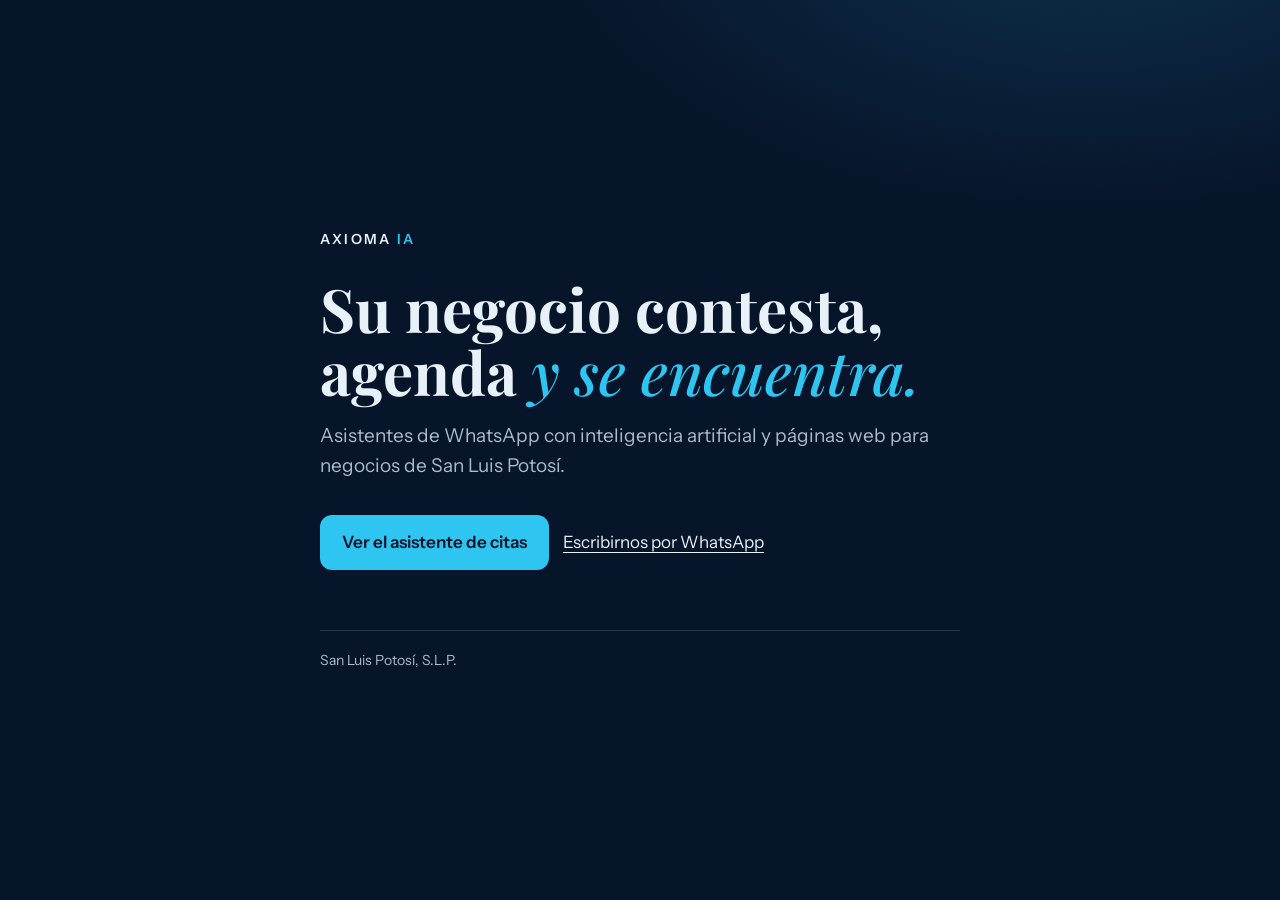
<file: index.html>
<!doctype html>
<html lang="es-MX">
<head>
<meta charset="utf-8">
<meta name="viewport" content="width=device-width, initial-scale=1">
<title>AXIOMA IA · San Luis Potosí</title>
<meta name="description" content="Asistentes de WhatsApp con inteligencia artificial y páginas web para negocios de San Luis Potosí.">
<link rel="preconnect" href="https://fonts.googleapis.com">
<link rel="preconnect" href="https://fonts.gstatic.com" crossorigin>
<link href="https://fonts.googleapis.com/css2?family=Playfair+Display:ital,wght@0,700;1,500&family=Instrument+Sans:wght@400;500;600&display=swap" rel="stylesheet">
<style>
  :root { --noche: #07152B; --tinta: #E9F1F8; --suave: #A9BBD0; --cian: #2EC5F0; --linea: rgba(169,187,208,.18); }
  * { box-sizing: border-box; margin: 0; padding: 0; }
  body {
    min-height: 100vh; display: grid; place-items: center; padding: 40px 20px;
    background: radial-gradient(900px 500px at 85% -10%, rgba(46,197,240,.16), transparent 60%), var(--noche);
    color: var(--tinta); font: 400 17px/1.6 'Instrument Sans', system-ui, sans-serif;
  }
  main { max-width: 640px; }
  .marca { font-weight: 600; letter-spacing: .16em; font-size: 14px; }
  .marca b { color: var(--cian); font-weight: 600; }
  h1 { font: 700 clamp(38px, 7vw, 60px)/1.05 'Playfair Display', serif; margin: 26px 0 18px; }
  h1 em { font-style: italic; font-weight: 500; color: var(--cian); }
  p { color: var(--suave); font-size: 19px; }
  .acciones { display: flex; flex-wrap: wrap; gap: 14px; margin-top: 34px; align-items: center; }
  a.boton { text-decoration: none; background: var(--cian); color: var(--noche); font-weight: 600; padding: 14px 22px; border-radius: 12px; }
  a.enlace { color: var(--tinta); text-underline-offset: 4px; }
  footer { margin-top: 60px; padding-top: 18px; border-top: 1px solid var(--linea); font-size: 14px; color: var(--suave); }
</style>
</head>
<body>
<main>
  <div class="marca">AXIOMA <b>IA</b></div>
  <h1>Su negocio contesta, agenda <em>y se encuentra.</em></h1>
  <p>Asistentes de WhatsApp con inteligencia artificial y páginas web para negocios de San Luis Potosí.</p>
  <div class="acciones">
    <a class="boton" href="consultorios/">Ver el asistente de citas</a>
    <a class="enlace" id="contacto" href="consultorios/">Escribirnos por WhatsApp</a>
  </div>
  <footer>San Luis Potosí, S.L.P.</footer>
</main>
<script>
  const WHATSAPP_AXIOMA = '524445412348'; // 52 + 10 dígitos
  if (WHATSAPP_AXIOMA) {
    const a = document.getElementById('contacto');
    a.href = `https://wa.me/${WHATSAPP_AXIOMA}?text=${encodeURIComponent('Hola, quiero información de AXIOMA IA.')}`;
    a.target = '_blank'; a.rel = 'noopener';
  }
</script>
</body>
</html>
</file>
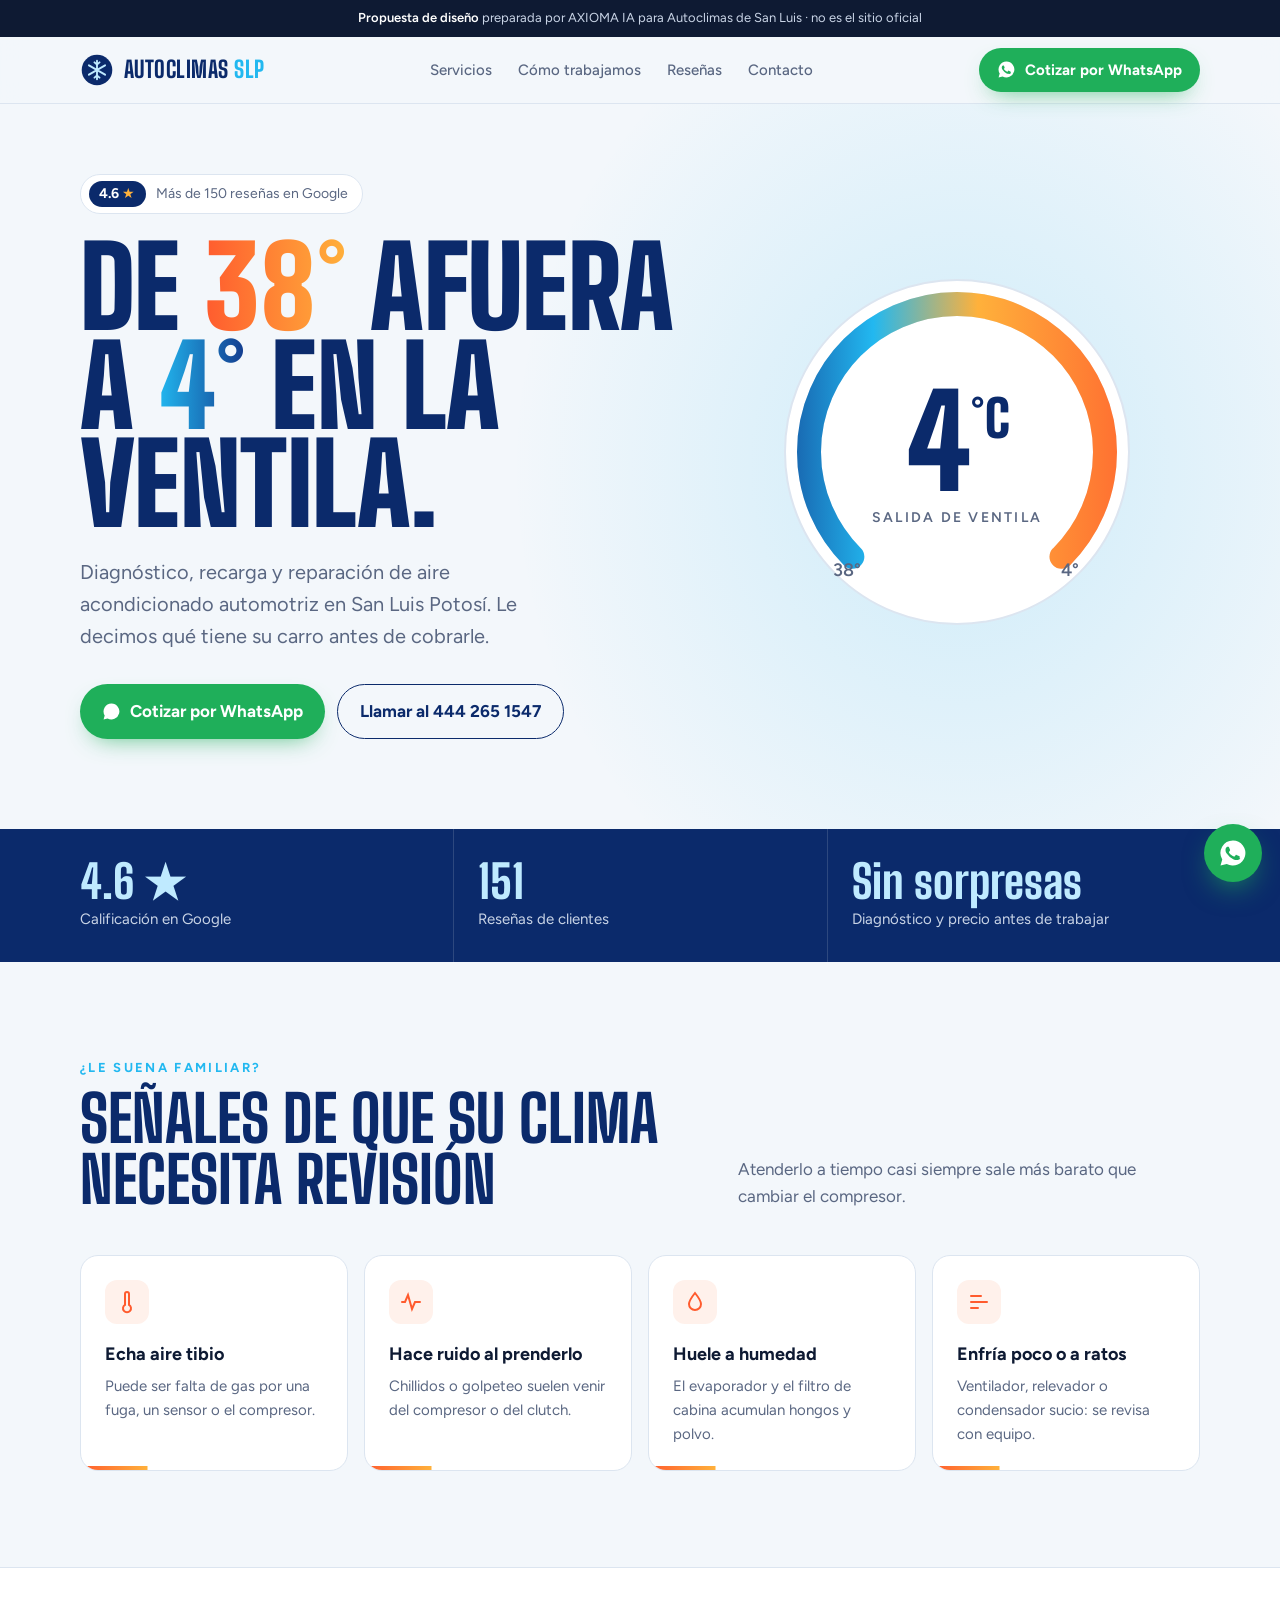
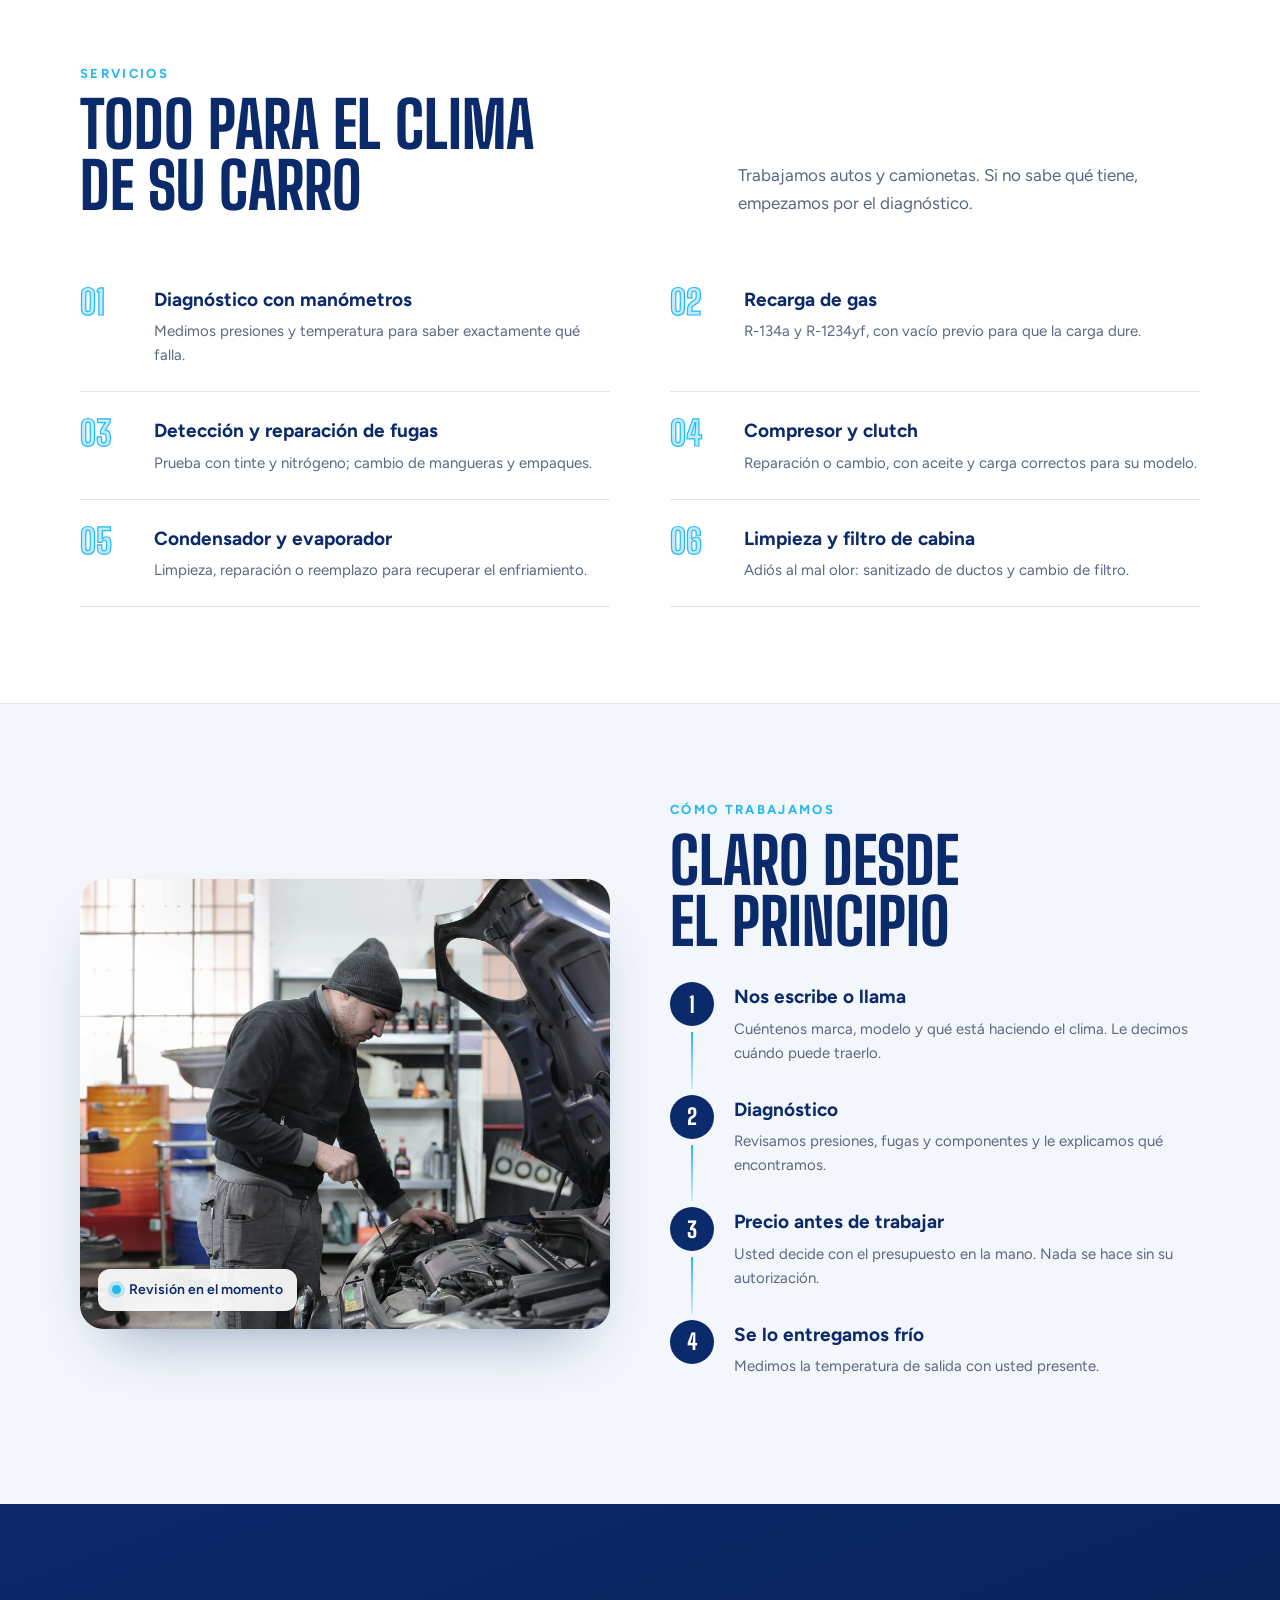
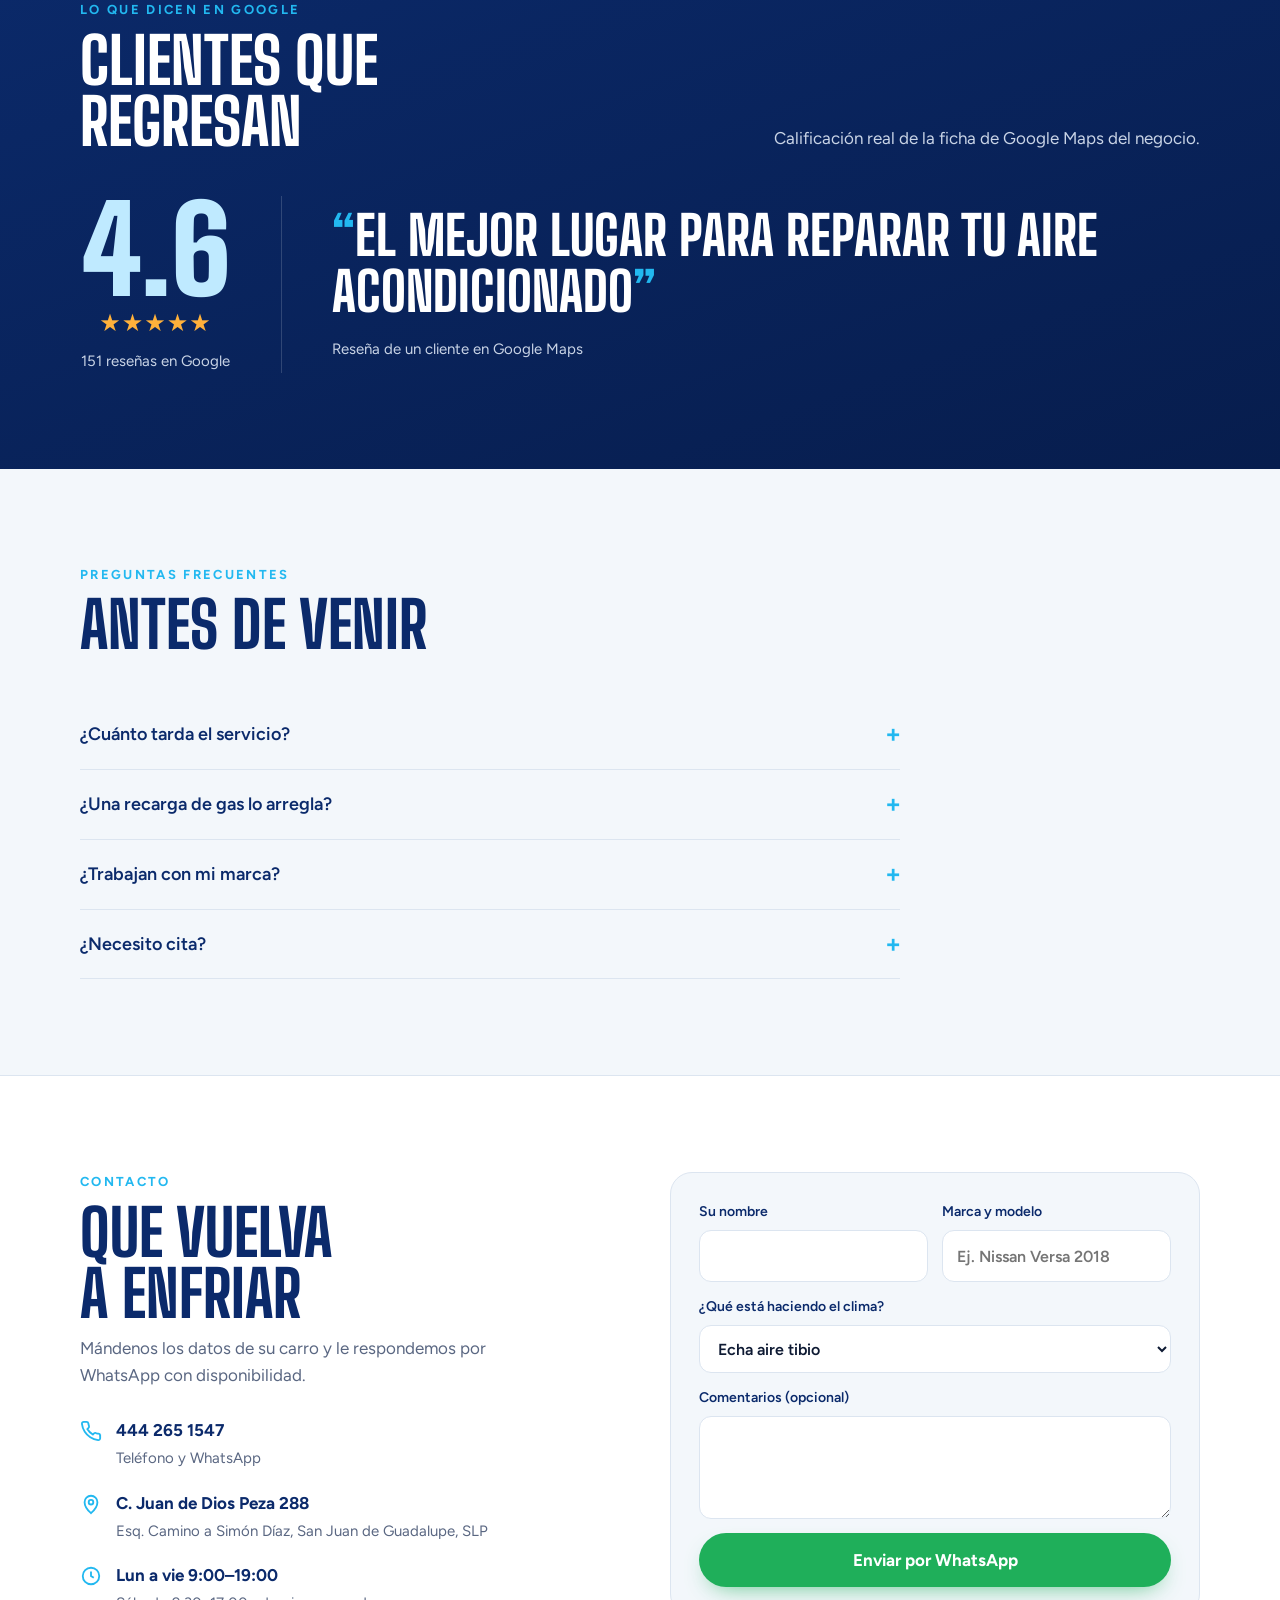
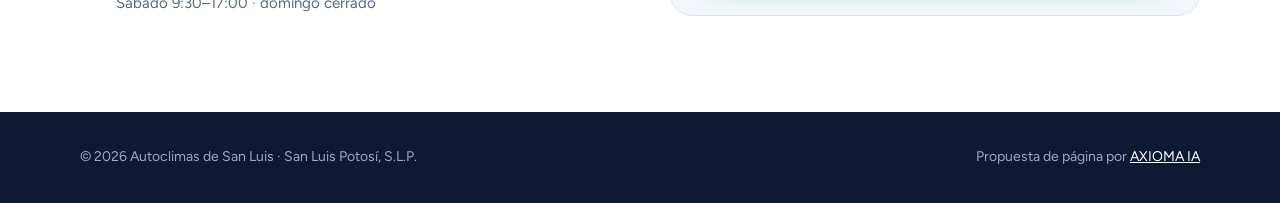
<file: autoclimas/index.html>
<!doctype html>
<html lang="es-MX">
<head>
<meta charset="utf-8">
<meta name="viewport" content="width=device-width, initial-scale=1">
<title>Autoclimas de San Luis · Aire acondicionado automotriz en San Luis Potosí</title>
<meta name="description" content="Reparación y recarga de aire acondicionado automotriz en San Luis Potosí. 4.6 estrellas y más de 150 reseñas en Google. Cotice por WhatsApp.">
<!-- Propuesta de diseño: no indexar hasta que el negocio la apruebe -->
<meta name="robots" content="noindex, nofollow">
<meta property="og:title" content="Autoclimas de San Luis · Que su carro vuelva a enfriar">
<meta property="og:description" content="Diagnóstico, recarga y reparación de aire acondicionado automotriz en San Luis Potosí.">
<link rel="preconnect" href="https://fonts.googleapis.com">
<link rel="preconnect" href="https://fonts.gstatic.com" crossorigin>
<link href="https://fonts.googleapis.com/css2?family=Big+Shoulders+Display:wght@600;800;900&family=Figtree:wght@400;500;600;700&display=swap" rel="stylesheet">
<style>
  :root {
    --hielo: #F3F7FB;
    --papel: #FFFFFF;
    --cobalto: #0B2A6B;
    --cobalto-2: #13398C;
    --tinta: #0E1A33;
    --gris: #5A6782;
    --linea: #DCE5F0;
    --calor: #FF5B2E;
    --ambar: #FFB13B;
    --frio: #22B8F0;
    --escarcha: #BFEAFF;
    --wa: #1FAF5A;
  }
  * { box-sizing: border-box; margin: 0; padding: 0; }
  html { scroll-behavior: smooth; }
  body { background: var(--hielo); color: var(--tinta); font: 400 17px/1.6 'Figtree', system-ui, sans-serif; overflow-x: hidden; }
  a { color: inherit; }
  img { max-width: 100%; display: block; }
  .env { max-width: 1160px; margin: 0 auto; padding: 0 20px; }

  .aviso-demo { background: var(--tinta); color: #C9D4E6; font-size: 13px; text-align: center; padding: 8px 16px; }
  .aviso-demo b { color: #fff; font-weight: 600; }

  header { position: sticky; top: 0; z-index: 20; background: rgba(243,247,251,.86); backdrop-filter: blur(12px); border-bottom: 1px solid var(--linea); }
  header .env { display: flex; align-items: center; justify-content: space-between; height: 66px; gap: 16px; }
  .logo { display: flex; align-items: center; gap: 10px; text-decoration: none; }
  .logo svg { width: 34px; height: 34px; }
  .logo span { font: 800 23px/1 'Big Shoulders Display', sans-serif; letter-spacing: .02em; text-transform: uppercase; color: var(--cobalto); }
  .logo span i { font-style: normal; color: var(--frio); }
  nav { display: flex; gap: 26px; font-size: 15px; font-weight: 500; }
  nav a { text-decoration: none; color: var(--gris); }
  nav a:hover { color: var(--cobalto); }
  .btn { display: inline-flex; align-items: center; gap: 9px; text-decoration: none; font-weight: 700; border-radius: 999px; padding: 13px 22px; transition: transform .2s, box-shadow .2s, background .2s; }
  .btn svg { width: 19px; height: 19px; flex: none; }
  .btn-wa { background: var(--wa); color: #fff; box-shadow: 0 10px 24px -12px rgba(31,175,90,.8); }
  .btn-wa:hover { transform: translateY(-2px); box-shadow: 0 16px 30px -12px rgba(31,175,90,.9); }
  .btn-linea { border: 1.5px solid var(--cobalto); color: var(--cobalto); }
  .btn-linea:hover { background: var(--cobalto); color: #fff; }
  header .btn { padding: 10px 18px; font-size: 15px; }

  /* HERO: del calor de San Luis al frío de la ventila */
  .hero { position: relative; padding: 70px 0 90px; overflow: hidden; }
  .hero::before { content: ''; position: absolute; inset: -20% -10% auto auto; width: 70%; height: 140%; background: radial-gradient(closest-side, rgba(34,184,240,.18), transparent); pointer-events: none; }
  .hero .env { display: grid; grid-template-columns: 1.1fr .9fr; gap: 40px; align-items: center; position: relative; }
  .sello { display: inline-flex; align-items: center; gap: 10px; background: var(--papel); border: 1px solid var(--linea); border-radius: 999px; padding: 6px 14px 6px 8px; font-size: 14px; color: var(--gris); }
  .sello b { background: var(--cobalto); color: #fff; border-radius: 999px; padding: 2px 10px; font-weight: 700; }
  .estrellas { color: var(--ambar); letter-spacing: 1px; }
  h1 { font: 900 clamp(54px, 9vw, 112px)/.88 'Big Shoulders Display', sans-serif; text-transform: uppercase; letter-spacing: -.005em; color: var(--cobalto); margin: 24px 0 22px; }
  h1 .calor { background: linear-gradient(90deg, var(--calor), var(--ambar)); -webkit-background-clip: text; background-clip: text; color: transparent; }
  h1 .frio { background: linear-gradient(90deg, var(--frio), var(--cobalto-2)); -webkit-background-clip: text; background-clip: text; color: transparent; }
  .bajada { font-size: 20px; color: var(--gris); max-width: 34ch; }
  .acciones { display: flex; flex-wrap: wrap; gap: 12px; margin-top: 32px; }

  .termo { position: relative; justify-self: center; width: min(400px, 100%); aspect-ratio: 1; }
  .termo svg { width: 100%; height: 100%; overflow: visible; }
  .termo .lectura { position: absolute; inset: 0; display: grid; place-content: center; text-align: center; }
  .termo .grados { font: 900 clamp(84px, 13vw, 128px)/.9 'Big Shoulders Display', sans-serif; color: var(--cobalto); font-variant-numeric: tabular-nums; }
  .termo .grados sup { font-size: .4em; vertical-align: top; position: relative; top: .25em; }
  .termo .rotulo { font-size: 14px; font-weight: 600; text-transform: uppercase; letter-spacing: .16em; color: var(--gris); margin-top: 8px; }
  #aguja { transition: stroke-dashoffset 2.6s cubic-bezier(.6,.05,.25,1); }
  .copo { position: absolute; color: var(--frio); opacity: 0; animation: caer 6s linear infinite; font-size: 18px; }
  @keyframes caer { 0% { transform: translateY(-10px) rotate(0); opacity: 0; } 15% { opacity: .9; } 100% { transform: translateY(120px) rotate(160deg); opacity: 0; } }

  /* FRANJA DE DATOS */
  .franja { background: var(--cobalto); color: #fff; }
  .franja .env { display: grid; grid-template-columns: repeat(3, 1fr); }
  .dato { padding: 30px 24px; border-left: 1px solid rgba(255,255,255,.14); }
  .dato:first-child { border-left: 0; padding-left: 0; }
  .dato b { display: block; font: 800 46px/1 'Big Shoulders Display', sans-serif; color: var(--escarcha); }
  .dato span { font-size: 15px; color: #C9D4E6; }

  section { padding: 96px 0; }
  .titulo { display: flex; align-items: end; justify-content: space-between; gap: 30px; margin-bottom: 44px; flex-wrap: wrap; }
  .titulo small { display: block; font-size: 13px; font-weight: 700; letter-spacing: .18em; text-transform: uppercase; color: var(--frio); margin-bottom: 10px; }
  h2 { font: 800 clamp(38px, 5.5vw, 64px)/.95 'Big Shoulders Display', sans-serif; text-transform: uppercase; color: var(--cobalto); }
  .titulo p { color: var(--gris); max-width: 42ch; }

  /* SÍNTOMAS */
  .sintomas { display: grid; grid-template-columns: repeat(4, 1fr); gap: 16px; }
  .sintoma { background: var(--papel); border: 1px solid var(--linea); border-radius: 18px; padding: 24px; position: relative; overflow: hidden; }
  .sintoma::after { content: ''; position: absolute; left: 0; right: 0; bottom: 0; height: 4px; background: linear-gradient(90deg, var(--calor), var(--ambar)); transform: scaleX(.25); transform-origin: left; transition: transform .4s; }
  .sintoma:hover::after { transform: scaleX(1); }
  .sintoma .ico { width: 44px; height: 44px; border-radius: 12px; background: #FFF1EB; color: var(--calor); display: grid; place-items: center; margin-bottom: 16px; }
  .sintoma .ico svg { width: 24px; height: 24px; }
  .sintoma h3 { font-size: 18px; margin-bottom: 6px; }
  .sintoma p { font-size: 15px; color: var(--gris); }

  /* SERVICIOS */
  .servicios-wrap { background: var(--papel); border-top: 1px solid var(--linea); border-bottom: 1px solid var(--linea); }
  .servicios { display: grid; grid-template-columns: 1fr 1fr; gap: 0 60px; }
  .servicio { display: grid; grid-template-columns: 56px 1fr; gap: 18px; padding: 24px 0; border-bottom: 1px solid var(--linea); }
  .servicio .num { font: 800 34px/1 'Big Shoulders Display', sans-serif; color: var(--escarcha); -webkit-text-stroke: 1.2px var(--frio); }
  .servicio h3 { font-size: 19px; margin-bottom: 4px; color: var(--cobalto); }
  .servicio p { font-size: 15px; color: var(--gris); }

  /* PROCESO */
  .proceso { display: grid; grid-template-columns: 1fr 1fr; gap: 60px; align-items: center; }
  .foto { border-radius: 24px; overflow: hidden; position: relative; aspect-ratio: 4/3.4; box-shadow: 0 30px 60px -30px rgba(11,42,107,.45); }
  .foto img { width: 100%; height: 100%; object-fit: cover; }
  .foto .etq { position: absolute; left: 18px; bottom: 18px; background: rgba(255,255,255,.92); border-radius: 12px; padding: 10px 14px; font-size: 14px; font-weight: 600; color: var(--cobalto); display: flex; align-items: center; gap: 8px; }
  .foto .etq i { width: 9px; height: 9px; border-radius: 50%; background: var(--frio); box-shadow: 0 0 0 4px rgba(34,184,240,.25); animation: latido 1.8s infinite; }
  @keyframes latido { 50% { box-shadow: 0 0 0 9px rgba(34,184,240,0); } }
  .pasos { list-style: none; counter-reset: p; }
  .pasos li { counter-increment: p; position: relative; padding: 0 0 30px 64px; }
  .pasos li::before { content: counter(p); position: absolute; left: 0; top: 0; width: 44px; height: 44px; border-radius: 50%; background: var(--cobalto); color: #fff; display: grid; place-items: center; font: 800 22px 'Big Shoulders Display', sans-serif; }
  .pasos li:not(:last-child)::after { content: ''; position: absolute; left: 21px; top: 50px; bottom: 6px; width: 2px; background: linear-gradient(var(--frio), var(--linea)); }
  .pasos h3 { font-size: 19px; color: var(--cobalto); margin-bottom: 4px; }
  .pasos p { color: var(--gris); font-size: 15px; }

  /* RESEÑAS */
  .resenas { background: linear-gradient(160deg, var(--cobalto), #071D4D); color: #fff; position: relative; overflow: hidden; }
  .resenas h2 { color: #fff; }
  .resenas .titulo p { color: #C9D4E6; }
  .cita { display: grid; grid-template-columns: auto 1fr; gap: 50px; align-items: center; }
  .calif { text-align: center; padding-right: 50px; border-right: 1px solid rgba(255,255,255,.16); }
  .calif b { font: 900 120px/.9 'Big Shoulders Display', sans-serif; color: var(--escarcha); display: block; }
  .calif .estrellas { font-size: 24px; }
  .calif span { display: block; color: #C9D4E6; font-size: 15px; margin-top: 6px; }
  blockquote { font: 800 clamp(32px, 4.6vw, 54px)/1.05 'Big Shoulders Display', sans-serif; text-transform: uppercase; }
  blockquote::before { content: '“'; color: var(--frio); }
  blockquote::after { content: '”'; color: var(--frio); }
  .cita cite { display: block; font-style: normal; margin-top: 16px; color: #C9D4E6; font-size: 15px; }

  /* FAQ */
  .faq { max-width: 820px; }
  details { border-bottom: 1px solid var(--linea); padding: 20px 0; }
  summary { cursor: pointer; list-style: none; font-weight: 600; font-size: 18px; display: flex; justify-content: space-between; gap: 20px; color: var(--cobalto); }
  summary::-webkit-details-marker { display: none; }
  summary::after { content: '+'; font: 800 28px/1 'Big Shoulders Display', sans-serif; color: var(--frio); transition: transform .3s; }
  details[open] summary::after { transform: rotate(45deg); }
  details p { color: var(--gris); margin-top: 10px; max-width: 64ch; }

  /* CONTACTO */
  .contacto { background: var(--papel); border-top: 1px solid var(--linea); }
  .contacto .env { display: grid; grid-template-columns: 1fr 1fr; gap: 60px; }
  form { background: var(--hielo); border: 1px solid var(--linea); border-radius: 22px; padding: 28px; display: grid; gap: 14px; }
  label { font-size: 14px; font-weight: 600; color: var(--cobalto); display: grid; gap: 6px; }
  input, select, textarea { font: inherit; font-size: 16px; border: 1px solid var(--linea); border-radius: 12px; padding: 12px 14px; background: #fff; color: var(--tinta); }
  input:focus, select:focus, textarea:focus { outline: 2px solid var(--frio); border-color: transparent; }
  .fila { display: grid; grid-template-columns: 1fr 1fr; gap: 14px; }
  form .btn { justify-content: center; border: 0; cursor: pointer; font: inherit; font-weight: 700; }
  .datos-contacto { display: grid; gap: 18px; margin-top: 28px; }
  .datos-contacto > div { display: flex; gap: 14px; align-items: flex-start; }
  .datos-contacto svg { width: 22px; height: 22px; color: var(--frio); flex: none; margin-top: 3px; }
  .datos-contacto b { display: block; color: var(--cobalto); }
  .datos-contacto span { color: var(--gris); font-size: 15px; }

  footer { background: var(--tinta); color: #9BA9C2; font-size: 14px; padding: 34px 0; }
  footer .env { display: flex; justify-content: space-between; gap: 20px; flex-wrap: wrap; }
  footer a { color: #fff; }

  .flota { position: fixed; right: 18px; bottom: 18px; z-index: 30; width: 58px; height: 58px; border-radius: 50%; background: var(--wa); display: grid; place-items: center; box-shadow: 0 12px 28px -8px rgba(31,175,90,.7); }
  .flota svg { width: 30px; height: 30px; color: #fff; }

  .revelar { opacity: 0; transform: translateY(24px); transition: opacity .8s, transform .8s; }
  .revelar.visto { opacity: 1; transform: none; }
  .entrada > * { opacity: 0; animation: subir .9s cubic-bezier(.2,.7,.2,1) forwards; }
  .entrada > *:nth-child(2) { animation-delay: .12s; } .entrada > *:nth-child(3) { animation-delay: .24s; } .entrada > *:nth-child(4) { animation-delay: .36s; }
  @keyframes subir { from { opacity: 0; transform: translateY(26px); } to { opacity: 1; transform: none; } }
  @media (prefers-reduced-motion: reduce) { *, *::before, *::after { animation: none !important; transition: none !important; } .revelar, .entrada > * { opacity: 1; transform: none; } }

  @media (max-width: 900px) {
    nav { display: none; }
    .hero { padding: 40px 0 60px; }
    .hero .env, .proceso, .contacto .env { grid-template-columns: 1fr; }
    .termo { width: min(300px, 86%); order: -1; }
    .sintomas { grid-template-columns: 1fr 1fr; }
    .servicios { grid-template-columns: 1fr; }
    .cita { grid-template-columns: 1fr; gap: 30px; }
    .calif { border-right: 0; padding-right: 0; border-bottom: 1px solid rgba(255,255,255,.16); padding-bottom: 24px; }
    section { padding: 70px 0; }
  }
  @media (max-width: 560px) {
    header .btn span { display: none; }
    header .btn { padding: 10px 12px; }
    .franja .env { grid-template-columns: 1fr; }
    .dato, .dato:first-child { border-left: 0; padding: 20px 0; border-top: 1px solid rgba(255,255,255,.14); }
    .dato:first-child { border-top: 0; }
    .sintomas { grid-template-columns: 1fr; }
    .fila { grid-template-columns: 1fr; }
    .bajada { font-size: 18px; }
  }
</style>
</head>
<body>
<div class="aviso-demo"><b>Propuesta de diseño</b> preparada por AXIOMA IA para Autoclimas de San Luis · no es el sitio oficial</div>

<header>
  <div class="env">
    <a class="logo" href="#inicio" aria-label="Autoclimas de San Luis">
      <!-- TODO: logo real del negocio; este es una propuesta -->
      <svg viewBox="0 0 40 40" fill="none" aria-hidden="true"><circle cx="20" cy="20" r="18" fill="#0B2A6B"/><g stroke="#BFEAFF" stroke-width="2.2" stroke-linecap="round"><path d="M20 9v22M10.5 14.5l19 11M10.5 25.5l19-11"/><path d="M17 11l3 2.5 3-2.5M17 29l3-2.5 3 2.5"/></g></svg>
      <span>Autoclimas <i>SLP</i></span>
    </a>
    <nav><a href="#servicios">Servicios</a><a href="#como">Cómo trabajamos</a><a href="#resenas">Reseñas</a><a href="#contacto">Contacto</a></nav>
    <a class="btn btn-wa js-wa" href="#contacto"><svg viewBox="0 0 24 24" fill="currentColor" aria-hidden="true"><path d="M12 2a10 10 0 0 0-8.6 15.1L2 22l5-1.3A10 10 0 1 0 12 2Zm5.8 14.2c-.2.7-1.4 1.3-2 1.4-.5.1-1.2.1-1.9-.1a17 17 0 0 1-1.7-.6 13.4 13.4 0 0 1-5.2-4.6c-.4-.5-1-1.5-1-2.8 0-1.3.7-2 1-2.3.2-.3.5-.3.7-.3h.5c.2 0 .4 0 .6.5l.8 2c.1.2.1.3 0 .5l-.3.5-.4.5c-.1.1-.3.3-.1.6.2.3.7 1.2 1.6 1.9 1.1 1 2 1.3 2.3 1.4.3.1.5.1.6-.1l.9-1.1c.2-.3.4-.2.6-.1l2 .9c.3.1.5.2.5.4.1.1.1.7-.1 1.4Z"/></svg><span>Cotizar por WhatsApp</span></a>
  </div>
</header>

<main id="inicio">
  <section class="hero">
    <div class="env">
      <div class="entrada">
        <div class="sello"><b>4.6 <span class="estrellas">★</span></b> Más de 150 reseñas en Google</div>
        <h1>De <span class="calor">38°</span> afuera<br>a <span class="frio">4°</span> en la ventila.</h1>
        <p class="bajada">Diagnóstico, recarga y reparación de aire acondicionado automotriz en San Luis Potosí. Le decimos qué tiene su carro antes de cobrarle.</p>
        <div class="acciones">
          <a class="btn btn-wa js-wa" href="#contacto"><svg viewBox="0 0 24 24" fill="currentColor" aria-hidden="true"><path d="M12 2a10 10 0 0 0-8.6 15.1L2 22l5-1.3A10 10 0 1 0 12 2Z"/></svg>Cotizar por WhatsApp</a>
          <a class="btn btn-linea js-tel" href="tel:+524442651547">Llamar al 444 265 1547</a>
        </div>
      </div>
      <div class="termo" aria-hidden="true">
        <svg viewBox="0 0 200 200">
          <defs>
            <linearGradient id="grad" x1="0" y1="0" x2="1" y2="1">
              <stop offset="0" stop-color="#FF5B2E"/><stop offset=".45" stop-color="#FFB13B"/><stop offset=".7" stop-color="#22B8F0"/><stop offset="1" stop-color="#13398C"/>
            </linearGradient>
          </defs>
          <circle cx="100" cy="100" r="86" fill="#fff" stroke="#DCE5F0"/>
          <circle cx="100" cy="100" r="74" fill="none" stroke="#E9EFF6" stroke-width="12" stroke-dasharray="348.7 465" transform="rotate(135 100 100)" stroke-linecap="round"/>
          <circle id="aguja" cx="100" cy="100" r="74" fill="none" stroke="url(#grad)" stroke-width="12" stroke-dasharray="348.7 465" stroke-dashoffset="348.7" transform="rotate(135 100 100)" stroke-linecap="round"/>
          <g fill="#5A6782" font-size="9" font-family="Figtree" font-weight="600"><text x="38" y="162">38°</text><text x="152" y="162">4°</text></g>
        </svg>
        <div class="lectura"><div class="grados"><span id="grados">38</span><sup>°C</sup></div><div class="rotulo">Salida de ventila</div></div>
        <span class="copo" style="left:22%;top:8%;animation-delay:.4s">❄</span>
        <span class="copo" style="left:72%;top:4%;animation-delay:2.2s">❄</span>
        <span class="copo" style="left:86%;top:30%;animation-delay:3.8s">❄</span>
      </div>
    </div>
  </section>

  <div class="franja">
    <div class="env">
      <div class="dato"><b>4.6 ★</b><span>Calificación en Google</span></div>
      <div class="dato"><b>151</b><span>Reseñas de clientes</span></div>
      <div class="dato"><b>Sin sorpresas</b><span>Diagnóstico y precio antes de trabajar</span></div>
    </div>
  </div>

  <section id="sintomas">
    <div class="env">
      <div class="titulo revelar">
        <div><small>¿Le suena familiar?</small><h2>Señales de que su clima<br>necesita revisión</h2></div>
        <p>Atenderlo a tiempo casi siempre sale más barato que cambiar el compresor.</p>
      </div>
      <div class="sintomas">
        <div class="sintoma revelar"><div class="ico"><svg viewBox="0 0 24 24" fill="none" stroke="currentColor" stroke-width="2" stroke-linecap="round"><path d="M14 14.8V4a2 2 0 1 0-4 0v10.8a4 4 0 1 0 4 0Z"/></svg></div><h3>Echa aire tibio</h3><p>Puede ser falta de gas por una fuga, un sensor o el compresor.</p></div>
        <div class="sintoma revelar"><div class="ico"><svg viewBox="0 0 24 24" fill="none" stroke="currentColor" stroke-width="2" stroke-linecap="round"><path d="M3 12h3l3-7 4 14 3-7h5"/></svg></div><h3>Hace ruido al prenderlo</h3><p>Chillidos o golpeteo suelen venir del compresor o del clutch.</p></div>
        <div class="sintoma revelar"><div class="ico"><svg viewBox="0 0 24 24" fill="none" stroke="currentColor" stroke-width="2" stroke-linecap="round"><path d="M12 3c4 5 6 8 6 11a6 6 0 0 1-12 0c0-3 2-6 6-11Z"/></svg></div><h3>Huele a humedad</h3><p>El evaporador y el filtro de cabina acumulan hongos y polvo.</p></div>
        <div class="sintoma revelar"><div class="ico"><svg viewBox="0 0 24 24" fill="none" stroke="currentColor" stroke-width="2" stroke-linecap="round"><path d="M4 12h16M4 6h10M4 18h7"/></svg></div><h3>Enfría poco o a ratos</h3><p>Ventilador, relevador o condensador sucio: se revisa con equipo.</p></div>
      </div>
    </div>
  </section>

  <section class="servicios-wrap" id="servicios">
    <div class="env">
      <div class="titulo revelar">
        <div><small>Servicios</small><h2>Todo para el clima<br>de su carro</h2></div>
        <p>Trabajamos autos y camionetas. Si no sabe qué tiene, empezamos por el diagnóstico.</p>
      </div>
      <!-- TODO: confirmar con el negocio la lista real de servicios -->
      <div class="servicios">
        <div class="servicio revelar"><span class="num">01</span><div><h3>Diagnóstico con manómetros</h3><p>Medimos presiones y temperatura para saber exactamente qué falla.</p></div></div>
        <div class="servicio revelar"><span class="num">02</span><div><h3>Recarga de gas</h3><p>R-134a y R-1234yf, con vacío previo para que la carga dure.</p></div></div>
        <div class="servicio revelar"><span class="num">03</span><div><h3>Detección y reparación de fugas</h3><p>Prueba con tinte y nitrógeno; cambio de mangueras y empaques.</p></div></div>
        <div class="servicio revelar"><span class="num">04</span><div><h3>Compresor y clutch</h3><p>Reparación o cambio, con aceite y carga correctos para su modelo.</p></div></div>
        <div class="servicio revelar"><span class="num">05</span><div><h3>Condensador y evaporador</h3><p>Limpieza, reparación o reemplazo para recuperar el enfriamiento.</p></div></div>
        <div class="servicio revelar"><span class="num">06</span><div><h3>Limpieza y filtro de cabina</h3><p>Adiós al mal olor: sanitizado de ductos y cambio de filtro.</p></div></div>
      </div>
    </div>
  </section>

  <section id="como">
    <div class="env proceso">
      <div class="foto revelar"><img src="img/motor.jpg" alt="Técnico revisando el motor de un auto" loading="lazy"><div class="etq"><i></i>Revisión en el momento</div></div>
      <div>
        <div class="titulo revelar" style="margin-bottom:30px"><div><small>Cómo trabajamos</small><h2>Claro desde<br>el principio</h2></div></div>
        <ol class="pasos">
          <li class="revelar"><h3>Nos escribe o llama</h3><p>Cuéntenos marca, modelo y qué está haciendo el clima. Le decimos cuándo puede traerlo.</p></li>
          <li class="revelar"><h3>Diagnóstico</h3><p>Revisamos presiones, fugas y componentes y le explicamos qué encontramos.</p></li>
          <li class="revelar"><h3>Precio antes de trabajar</h3><p>Usted decide con el presupuesto en la mano. Nada se hace sin su autorización.</p></li>
          <li class="revelar"><h3>Se lo entregamos frío</h3><p>Medimos la temperatura de salida con usted presente.</p></li>
        </ol>
      </div>
    </div>
  </section>

  <section class="resenas" id="resenas">
    <div class="env">
      <div class="titulo revelar"><div><small>Lo que dicen en Google</small><h2>Clientes que<br>regresan</h2></div><p>Calificación real de la ficha de Google Maps del negocio.</p></div>
      <div class="cita revelar">
        <div class="calif"><b>4.6</b><div class="estrellas">★★★★★</div><span>151 reseñas en Google</span></div>
        <div><blockquote>El mejor lugar para reparar tu aire acondicionado</blockquote><cite>Reseña de un cliente en Google Maps</cite></div>
      </div>
    </div>
  </section>

  <section id="preguntas">
    <div class="env">
      <div class="titulo revelar"><div><small>Preguntas frecuentes</small><h2>Antes de venir</h2></div></div>
      <div class="faq">
        <details class="revelar"><summary>¿Cuánto tarda el servicio?</summary><p>Una recarga con diagnóstico suele quedar el mismo día. Si hay que pedir una pieza, le avisamos el tiempo antes de empezar.</p></details>
        <details class="revelar"><summary>¿Una recarga de gas lo arregla?</summary><p>Solo si la falla es falta de gas. Si hay una fuga, el gas se vuelve a salir; por eso primero revisamos y le decimos qué conviene.</p></details>
        <details class="revelar"><summary>¿Trabajan con mi marca?</summary><p>Atendemos autos y camionetas de todas las marcas. Escríbanos el modelo y año y le confirmamos.</p></details>
        <details class="revelar"><summary>¿Necesito cita?</summary><p>Recomendamos escribir antes por WhatsApp para darle un horario y no tenga que esperar.</p></details>
      </div>
    </div>
  </section>

  <section class="contacto" id="contacto">
    <div class="env">
      <div class="revelar">
        <div class="titulo" style="margin-bottom:10px"><div><small>Contacto</small><h2>Que vuelva<br>a enfriar</h2></div></div>
        <p style="color:var(--gris);max-width:40ch">Mándenos los datos de su carro y le respondemos por WhatsApp con disponibilidad.</p>
        <div class="datos-contacto">
          <div><svg viewBox="0 0 24 24" fill="none" stroke="currentColor" stroke-width="2"><path d="M22 16.9v3a2 2 0 0 1-2.2 2 19.8 19.8 0 0 1-8.6-3.1 19.5 19.5 0 0 1-6-6A19.8 19.8 0 0 1 2.1 4.2 2 2 0 0 1 4.1 2h3a2 2 0 0 1 2 1.7c.1 1 .4 1.9.7 2.8a2 2 0 0 1-.5 2.1L8 9.9a16 16 0 0 0 6 6l1.3-1.3a2 2 0 0 1 2.1-.4c.9.3 1.8.6 2.8.7a2 2 0 0 1 1.7 2Z"/></svg><div><b>444 265 1547</b><span>Teléfono y WhatsApp</span></div></div>
          <div><svg viewBox="0 0 24 24" fill="none" stroke="currentColor" stroke-width="2"><path d="M12 22s7-6.2 7-12a7 7 0 0 0-14 0c0 5.8 7 12 7 12Z"/><circle cx="12" cy="10" r="2.5"/></svg><div><b>C. Juan de Dios Peza 288</b><span>Esq. Camino a Simón Díaz, San Juan de Guadalupe, SLP</span></div></div>
          <div><svg viewBox="0 0 24 24" fill="none" stroke="currentColor" stroke-width="2"><circle cx="12" cy="12" r="9"/><path d="M12 7v5l3 2"/></svg><div><b>Lun a vie 9:00–19:00</b><span>Sábado 9:30–17:00 · domingo cerrado</span></div></div>
        </div>
      </div>
      <form id="cotizar" class="revelar">
        <div class="fila">
          <label>Su nombre<input name="nombre" required autocomplete="name"></label>
          <label>Marca y modelo<input name="auto" required placeholder="Ej. Nissan Versa 2018"></label>
        </div>
        <label>¿Qué está haciendo el clima?
          <select name="falla">
            <option>Echa aire tibio</option><option>Enfría poco</option><option>Hace ruido</option><option>Huele mal</option><option>No prende</option><option>Solo quiero una revisión</option>
          </select>
        </label>
        <label>Comentarios (opcional)<textarea name="nota" rows="3"></textarea></label>
        <button class="btn btn-wa" type="submit">Enviar por WhatsApp</button>
      </form>
    </div>
  </section>
</main>

<footer>
  <div class="env">
    <span>© <span id="anio"></span> Autoclimas de San Luis · San Luis Potosí, S.L.P.</span>
    <span>Propuesta de página por <a href="https://wa.me/" class="js-axioma">AXIOMA IA</a></span>
  </div>
</footer>

<a class="flota js-wa" href="#contacto" aria-label="Escribir por WhatsApp"><svg viewBox="0 0 24 24" fill="currentColor"><path d="M12 2a10 10 0 0 0-8.6 15.1L2 22l5-1.3A10 10 0 1 0 12 2Zm5.8 14.2c-.2.7-1.4 1.3-2 1.4-.5.1-1.2.1-1.9-.1a17 17 0 0 1-1.7-.6 13.4 13.4 0 0 1-5.2-4.6c-.4-.5-1-1.5-1-2.8 0-1.3.7-2 1-2.3.2-.3.5-.3.7-.3h.5c.2 0 .4 0 .6.5l.8 2c.1.2.1.3 0 .5l-.3.5-.4.5c-.1.1-.3.3-.1.6.2.3.7 1.2 1.6 1.9 1.1 1 2 1.3 2.3 1.4.3.1.5.1.6-.1l.9-1.1c.2-.3.4-.2.6-.1l2 .9c.3.1.5.2.5.4.1.1.1.7-.1 1.4Z"/></svg></a>

<script>
  const WHATSAPP = '524442651547';
  const AXIOMA = '524445412348';
  const wa = (texto) => `https://wa.me/${WHATSAPP}?text=${encodeURIComponent(texto)}`;

  document.querySelectorAll('.js-wa').forEach(a => { a.href = wa('Hola, quiero cotizar el aire acondicionado de mi carro.'); a.target = '_blank'; a.rel = 'noopener'; });
  document.querySelectorAll('.js-axioma').forEach(a => { if (AXIOMA) { a.href = `https://wa.me/${AXIOMA}`; a.target = '_blank'; } else a.removeAttribute('href'); });
  document.getElementById('anio').textContent = new Date().getFullYear();

  document.getElementById('cotizar').addEventListener('submit', e => {
    e.preventDefault();
    const f = new FormData(e.target);
    const texto = `Hola, soy ${f.get('nombre')}. Tengo un ${f.get('auto')} y el clima: ${f.get('falla').toLowerCase()}.` + (f.get('nota') ? ` ${f.get('nota')}` : '') + ' ¿Cuándo lo puedo llevar?';
    window.open(wa(texto), '_blank', 'noopener');
  });

  // Termómetro: baja de 38° a 4° cuando se ve
  const aguja = document.getElementById('aguja'), grados = document.getElementById('grados');
  const bajar = () => {
    aguja.style.strokeDashoffset = '0';
    const inicio = performance.now(), dur = 2600;
    const paso = t => {
      const p = Math.min((t - inicio) / dur, 1), e = 1 - Math.pow(1 - p, 3);
      grados.textContent = Math.round(38 - 34 * e);
      if (p < 1) requestAnimationFrame(paso);
    };
    requestAnimationFrame(paso);
  };
  if (matchMedia('(prefers-reduced-motion: reduce)').matches) { aguja.style.strokeDashoffset = '0'; grados.textContent = '4'; }
  else setTimeout(bajar, 500);

  const obs = new IntersectionObserver(es => es.forEach(e => { if (e.isIntersecting) { e.target.classList.add('visto'); obs.unobserve(e.target); } }), { threshold: .15 });
  document.querySelectorAll('.revelar').forEach(el => obs.observe(el));
</script>
</body>
</html>
</file>
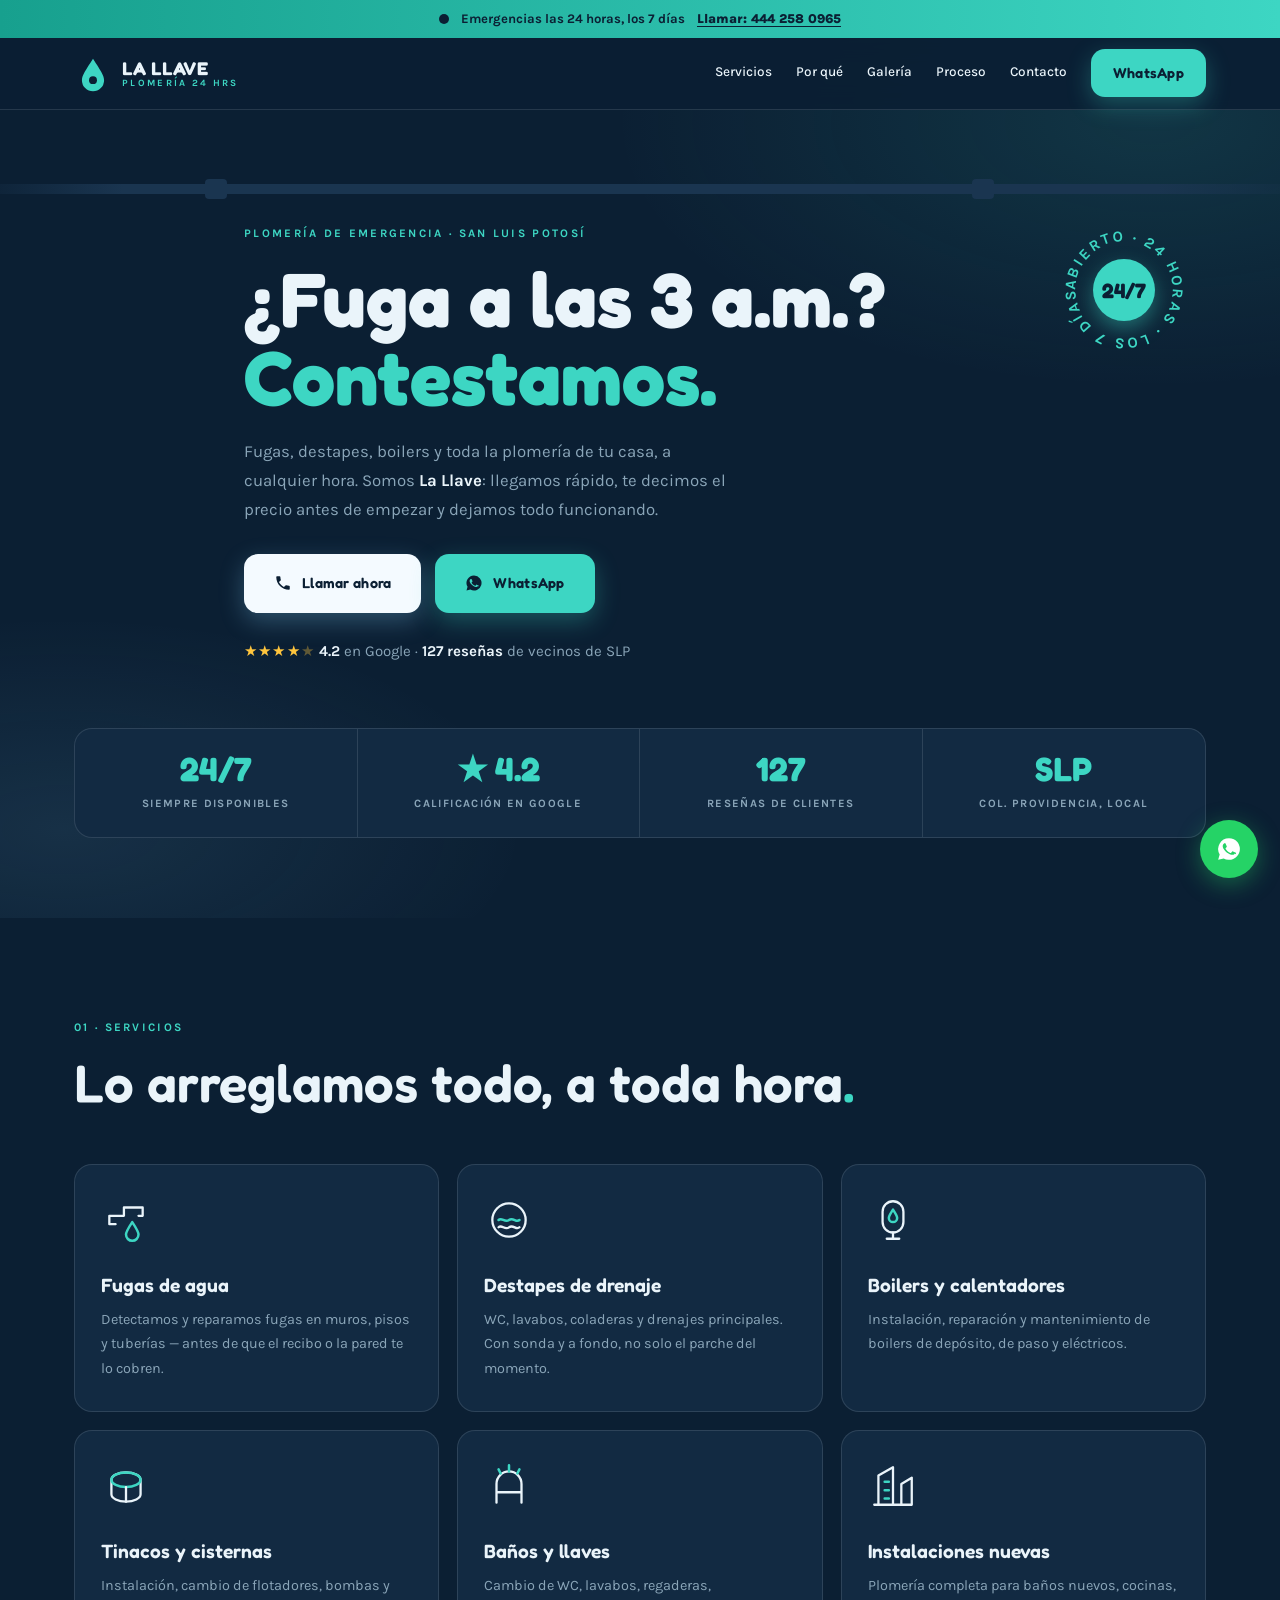
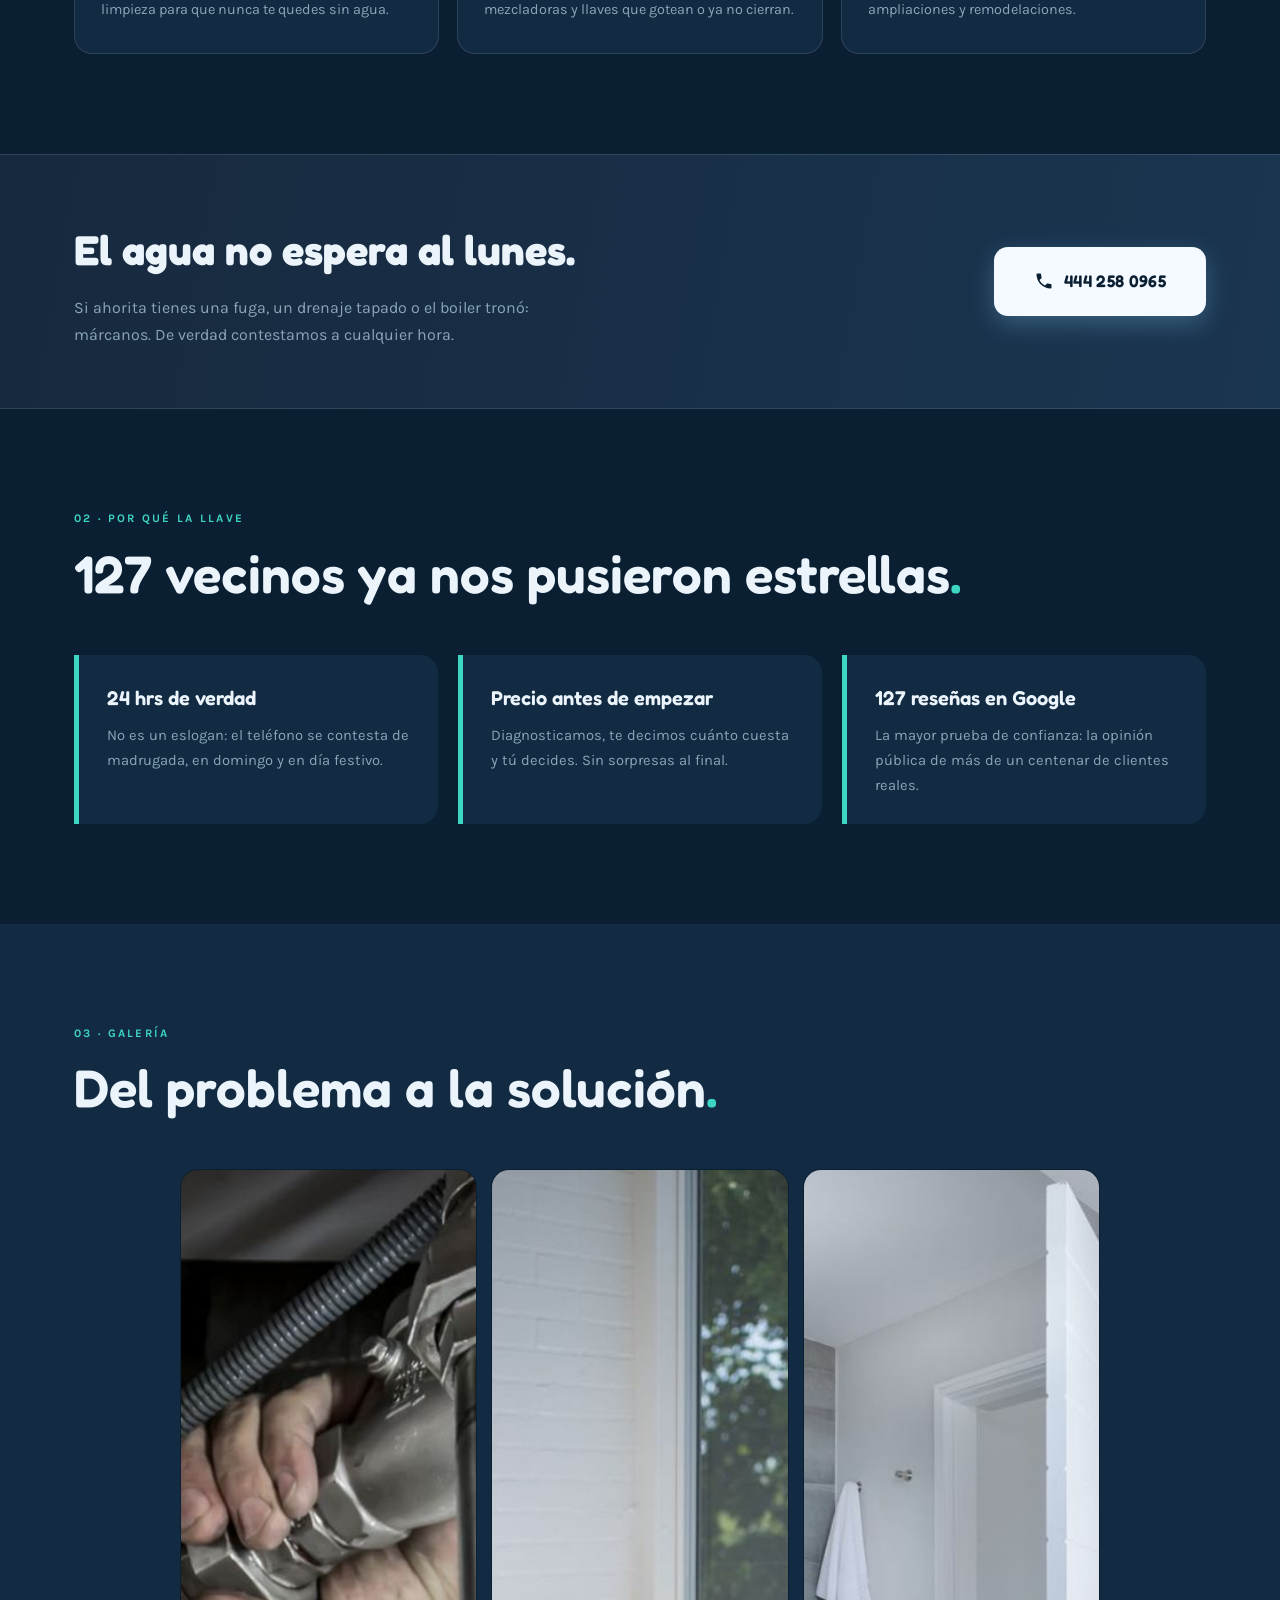
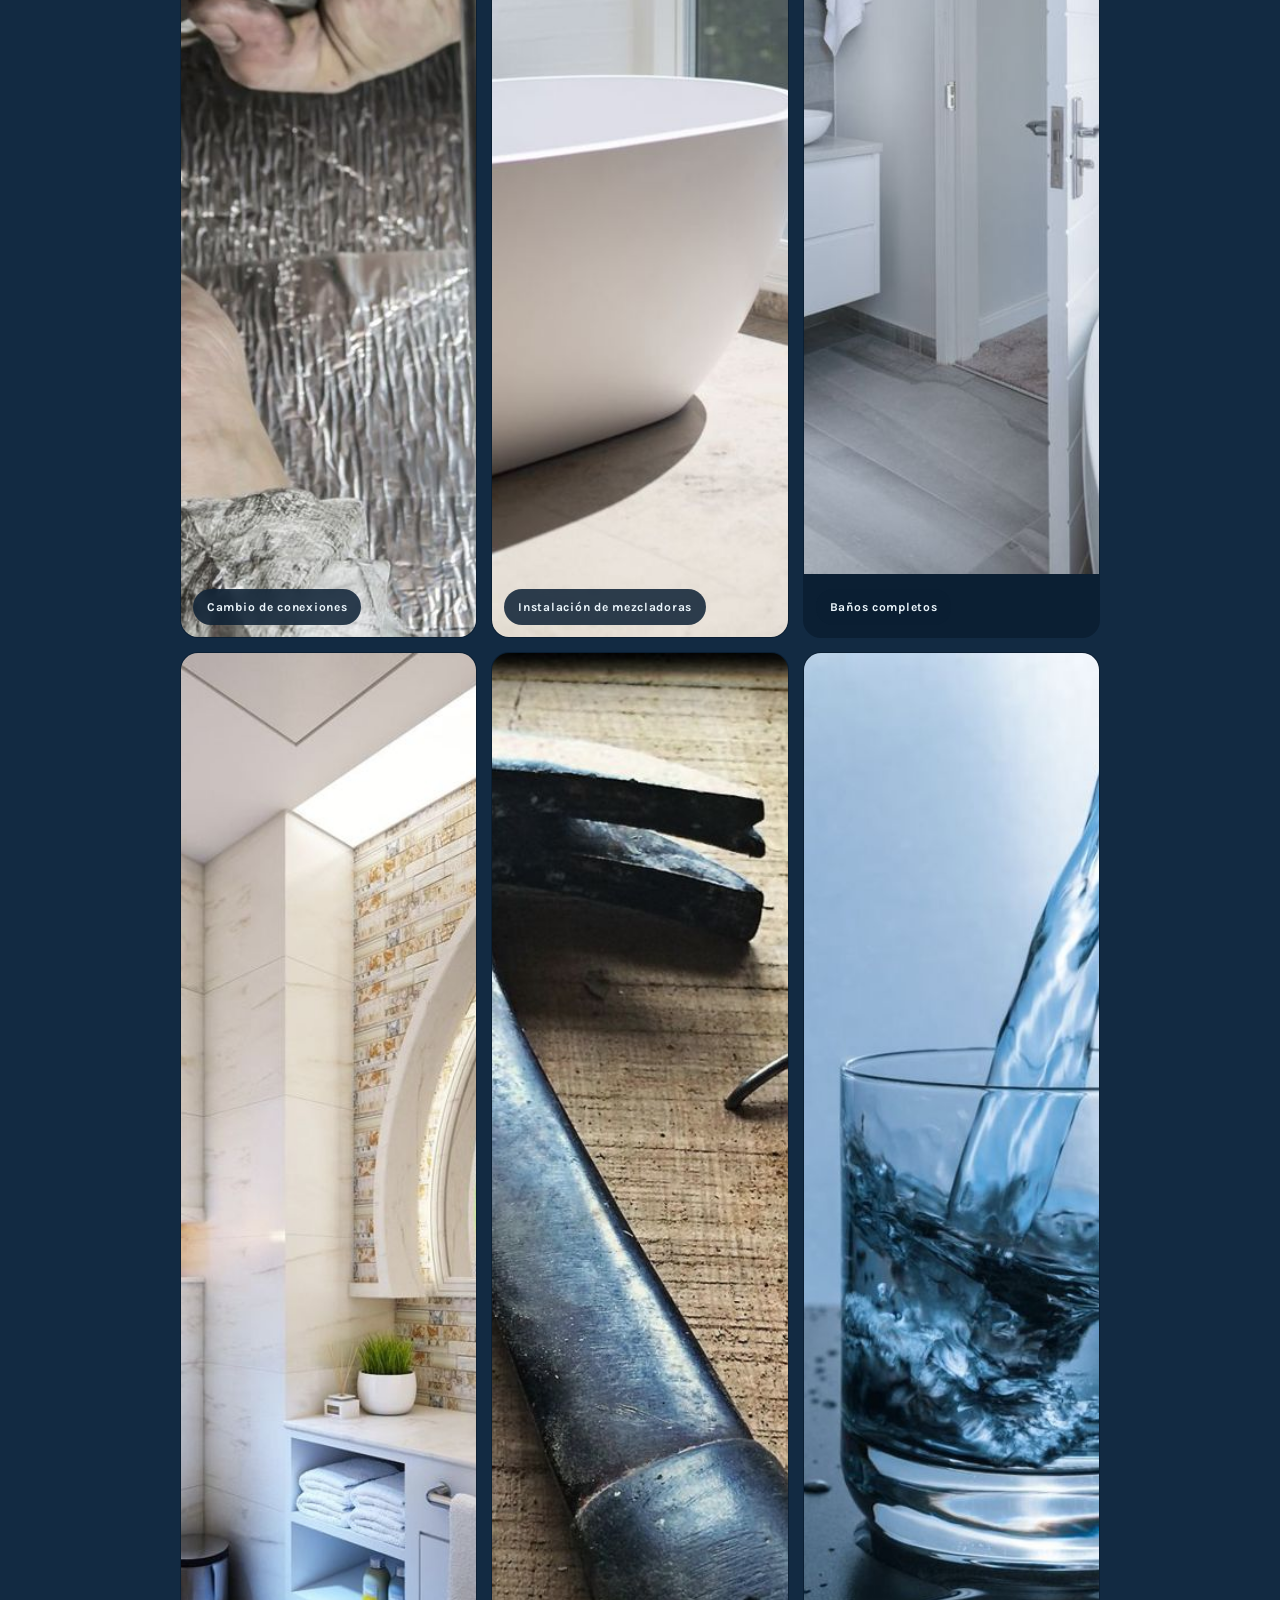
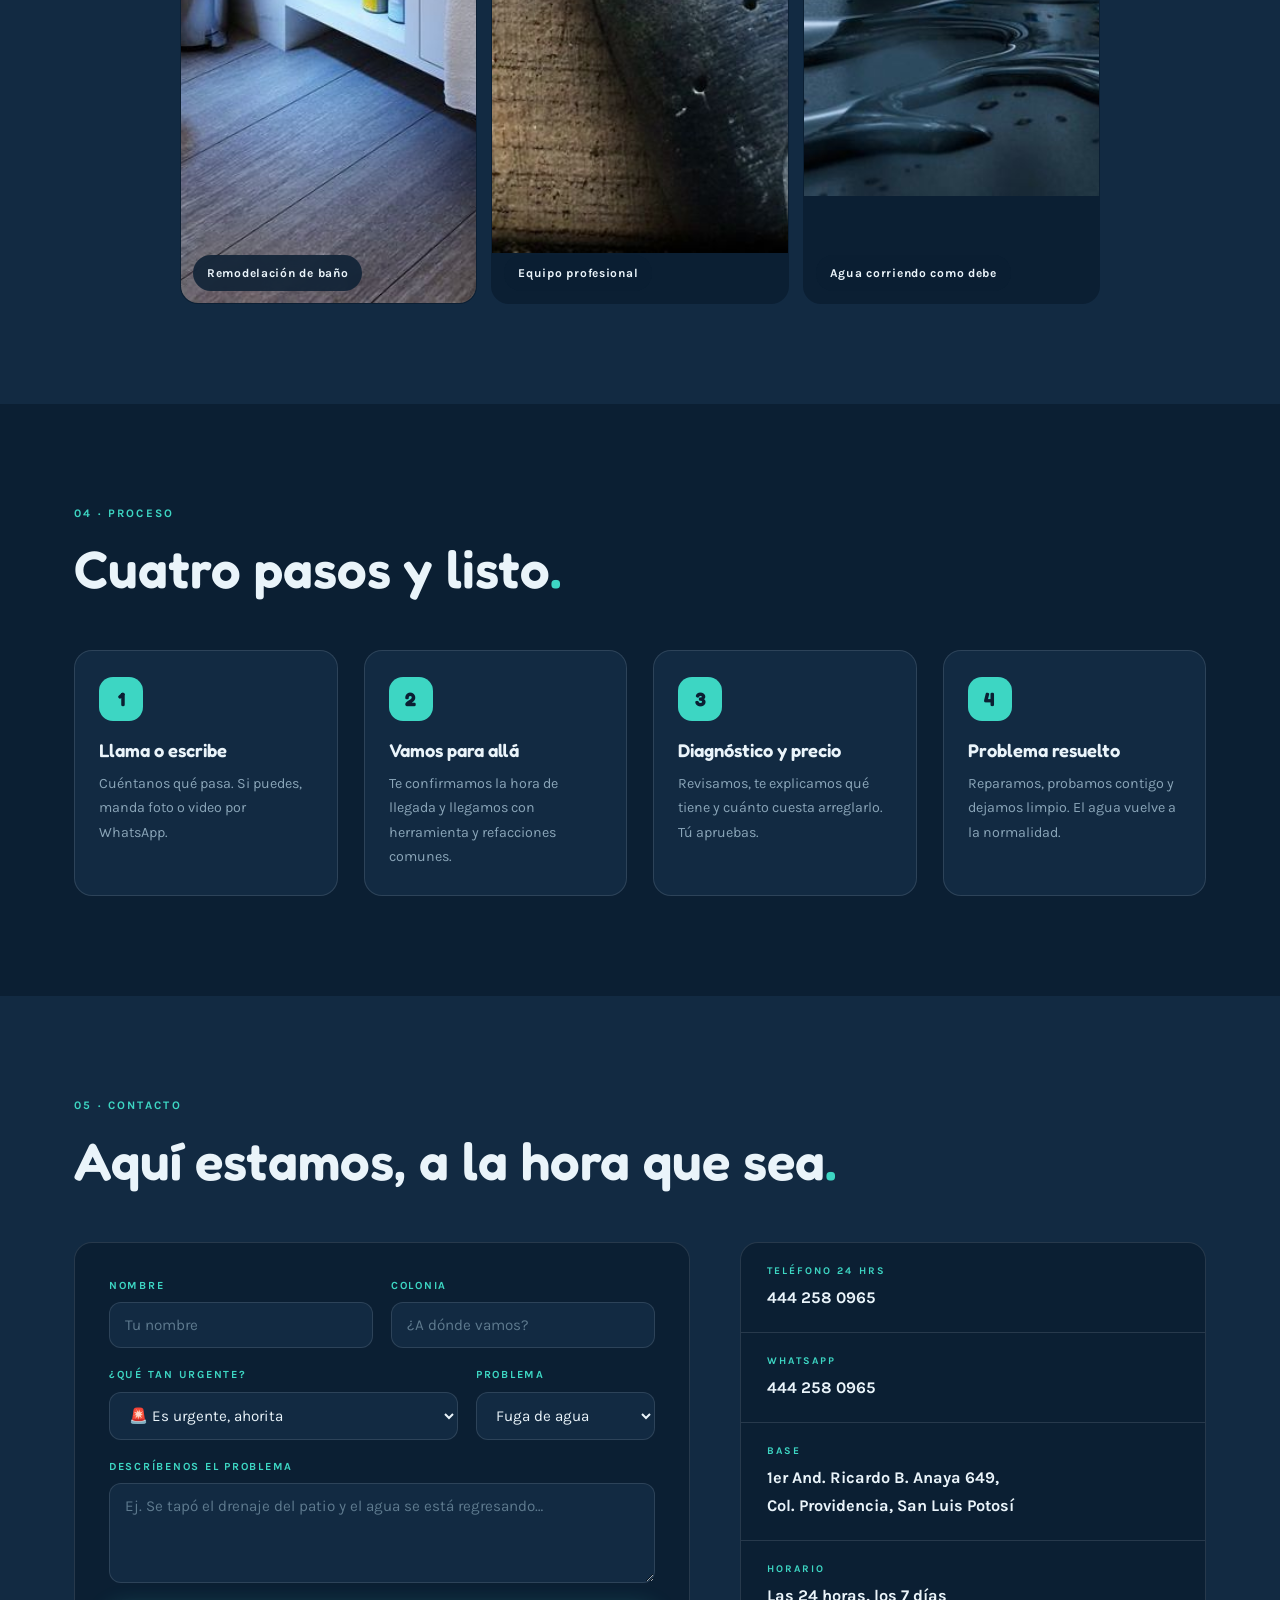
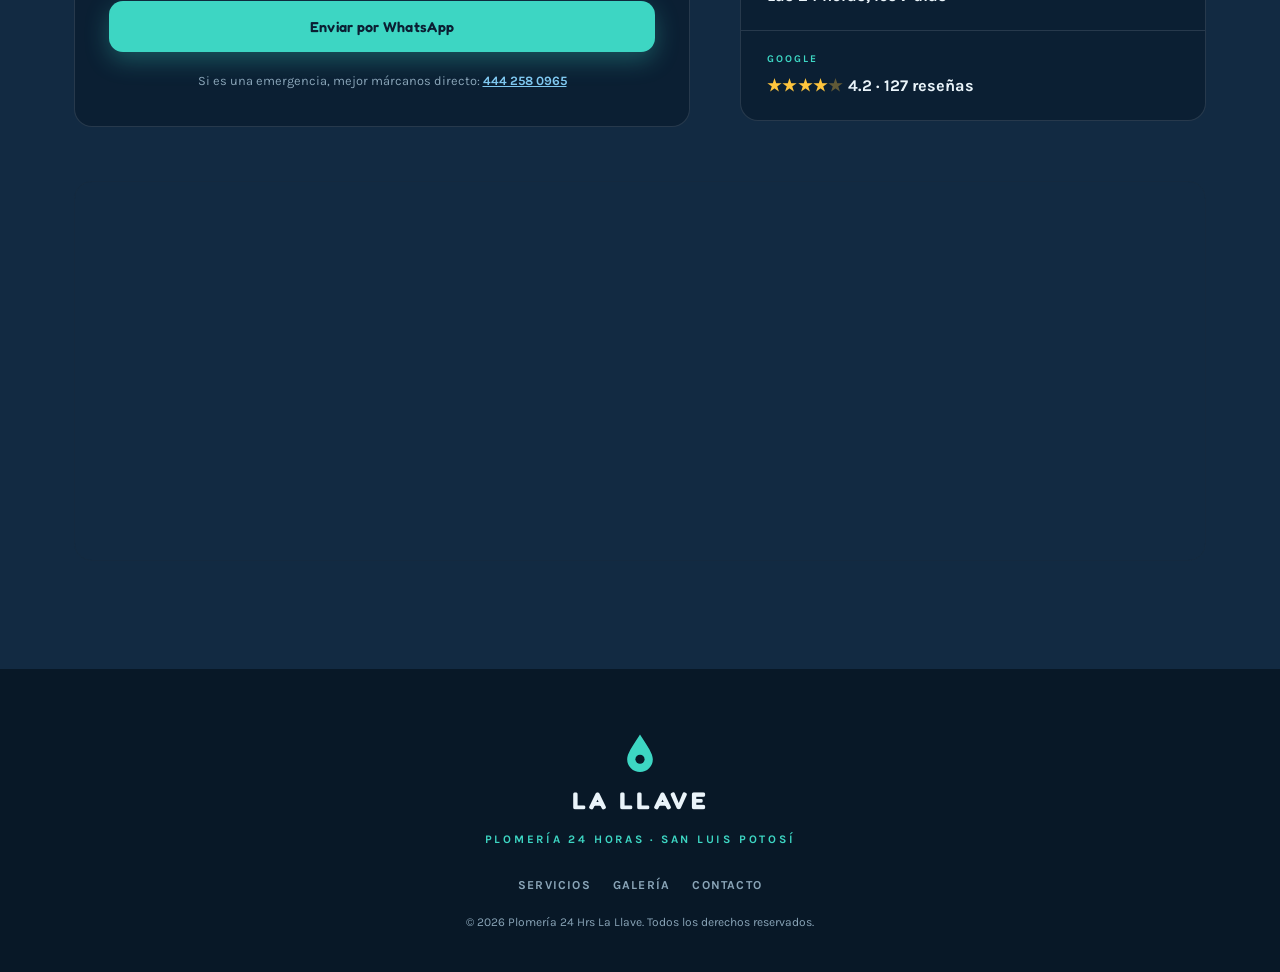
<file: la-llave/index.html>
<!DOCTYPE html>
<html lang="es">
<head>
  <meta charset="UTF-8">
  <meta name="viewport" content="width=device-width, initial-scale=1.0">
  <title>Plomería 24 Hrs La Llave — Plomeros de emergencia en San Luis Potosí</title>
  <meta name="description" content="Plomería 24 Hrs La Llave: fugas, destapes, boilers y reparaciones de emergencia a cualquier hora en San Luis Potosí. ★ 4.2 con 127 reseñas en Google. Llama al 444 258 0965.">
  <!-- Propuesta de diseño: no indexar hasta que el negocio la apruebe -->
  <meta name="robots" content="noindex, nofollow">
  <meta name="theme-color" content="#0B1F33">

  <!-- Open Graph (og:url y og:image absolutos se completan al publicar) -->
  <meta property="og:type" content="website">
  <meta property="og:site_name" content="Plomería 24 Hrs La Llave">
  <meta property="og:title" content="Plomería 24 Hrs La Llave — Emergencias a cualquier hora en SLP">
  <meta property="og:description" content="Fugas, destapes, boilers y reparaciones 24/7 en San Luis Potosí. 127 reseñas en Google. Tel. 444 258 0965.">
  <meta property="og:locale" content="es_MX">
  <meta name="twitter:card" content="summary_large_image">

  <link rel="preconnect" href="https://fonts.googleapis.com">
  <link rel="preconnect" href="https://fonts.gstatic.com" crossorigin>
  <link href="https://fonts.googleapis.com/css2?family=Fredoka:wght@500;600;700&family=Karla:wght@400;500;700&display=swap" rel="stylesheet">

  <link rel="stylesheet" href="styles.css">
  <link rel="icon" href="data:image/svg+xml,<svg xmlns='http://www.w3.org/2000/svg' viewBox='0 0 100 100'><rect width='100' height='100' rx='24' fill='%230B1F33'/><path d='M30 70 Q50 20 70 70 Q50 88 30 70Z' fill='%233DD6C3'/><circle cx='50' cy='62' r='8' fill='%230B1F33'/></svg>">

  <!-- Datos estructurados: plomería 24 horas con su calificación de Google -->
</head>
<body>
  <div style="background:#061423;color:#B8C7D6;font:13px/1.4 system-ui,sans-serif;text-align:center;padding:8px 16px"><b style="color:#fff">Propuesta de diseño</b> preparada por AXIOMA IA para Plomería 24 Hrs La Llave · no es el sitio oficial</div>

  <!-- ============ BARRA DE EMERGENCIA ============ -->
  <div class="urgencia" role="banner">
    <span class="urgencia__punto" aria-hidden="true"></span>
    <span class="urgencia__texto">Emergencias las 24 horas, los 7 días</span>
    <a class="urgencia__tel" href="tel:+524442580965">Llamar: 444 258 0965</a>
  </div>

  <!-- ============ NAV ============ -->
  <header class="nav" id="nav">
    <div class="nav__inner">
      <a href="#inicio" class="nav__logo" aria-label="Plomería 24 Hrs La Llave — inicio">
        <!-- TODO: si el negocio tiene logo propio, sustituir este isotipo -->
        <svg class="logo" viewBox="0 0 48 48" aria-hidden="true">
          <path class="l-gota" d="M24 6C15 20 10 27 10 33a14 14 0 0 0 28 0c0-6-5-13-14-27Z"/>
          <circle class="l-ojo" cx="24" cy="33" r="5"/>
        </svg>
        <span class="logo__texto">LA LLAVE<b>Plomería 24 hrs</b></span>
      </a>

      <nav class="nav__links" id="navLinks" aria-label="Navegación principal">
        <a href="#servicios">Servicios</a>
        <a href="#porque">Por qué</a>
        <a href="#galeria">Galería</a>
        <a href="#proceso">Proceso</a>
        <a href="#contacto">Contacto</a>
        <a class="btn btn--aqua nav__cta" href="https://wa.me/524442580965?text=Hola%2C%20necesito%20un%20plomero" target="_blank" rel="noopener">WhatsApp</a>
      </nav>

      <button class="nav__burger" id="navBurger" aria-label="Abrir menú" aria-expanded="false">
        <span></span><span></span><span></span>
      </button>
    </div>
  </header>

  <main id="inicio">

    <!-- ============ HERO ============ -->
    <section class="hero">
      <div class="hero__tuberia" aria-hidden="true"></div>
      <span class="sello" aria-hidden="true">
        <svg viewBox="0 0 100 100">
          <defs><path id="circulo" d="M 50,50 m -37,0 a 37,37 0 1,1 74,0 a 37,37 0 1,1 -74,0"/></defs>
          <text><textPath href="#circulo">ABIERTO · 24 HORAS · LOS 7 DÍAS · ABIERTO · 24 HORAS ·</textPath></text>
        </svg>
        <b>24/7</b>
      </span>
      <div class="container hero__grid">
        <div class="hero__texto">
          <p class="tag reveal">Plomería de emergencia · San Luis Potosí</p>
          <h1 class="hero__title">
            <span class="reveal">¿Fuga a las 3 a.m.?</span>
            <span class="reveal hero__title--aqua">Contestamos.</span>
          </h1>
          <p class="hero__sub reveal">
            Fugas, destapes, boilers y toda la plomería de tu casa, a cualquier
            hora. Somos <b>La Llave</b>: llegamos rápido, te decimos el precio
            antes de empezar y dejamos todo funcionando.
          </p>
          <div class="hero__ctas reveal">
            <a class="btn btn--claro" href="tel:+524442580965">
              <svg viewBox="0 0 24 24" width="18" height="18" aria-hidden="true"><path fill="currentColor" d="M6.6 10.8c1.4 2.8 3.8 5.1 6.6 6.6l2.2-2.2c.3-.3.7-.4 1-.2 1.1.4 2.3.6 3.6.6.6 0 1 .4 1 1V20c0 .6-.4 1-1 1C10.6 21 3 13.4 3 4c0-.6.4-1 1-1h3.5c.6 0 1 .4 1 1 0 1.2.2 2.4.6 3.6.1.3 0 .7-.2 1l-2.3 2.2Z"/></svg>
              Llamar ahora
            </a>
            <a class="btn btn--aqua" href="https://wa.me/524442580965?text=Hola%2C%20necesito%20un%20plomero" target="_blank" rel="noopener">
              <svg viewBox="0 0 24 24" width="18" height="18" aria-hidden="true"><path fill="currentColor" d="M12 2a10 10 0 0 0-8.6 15.1L2 22l5.1-1.3A10 10 0 1 0 12 2Zm5.4 14.1c-.2.6-1.3 1.2-1.8 1.2-.5.1-1 .2-3.4-.7-2.9-1.2-4.7-4.1-4.9-4.3-.1-.2-1.1-1.5-1.1-2.9s.7-2 1-2.3c.2-.3.5-.3.7-.3h.5c.2 0 .4 0 .6.5l.9 2.1c.1.2.1.4 0 .6l-.4.6-.5.5c-.2.2-.3.4-.1.7.2.3.8 1.4 1.8 2.2 1.2 1.1 2.3 1.4 2.6 1.6.3.1.5.1.7-.1l1-1.2c.2-.3.4-.2.7-.1l2.2 1c.3.2.5.3.6.4 0 .1 0 .6-.1 1.2Z"/></svg>
              WhatsApp
            </a>
          </div>
          <p class="hero__resena reveal" aria-label="Calificación 4.2 de 5 en Google con 127 reseñas">
            <span class="estrellas" aria-hidden="true">★★★★<i>★</i></span>
            <b>4.2</b> en Google · <b>127 reseñas</b> de vecinos de SLP
          </p>
        </div>
      </div>

      <div class="container">
        <ul class="franjas reveal">
          <li><b>24/7</b><span>siempre disponibles</span></li>
          <li><b>★ 4.2</b><span>calificación en Google</span></li>
          <li><b>127</b><span>reseñas de clientes</span></li>
          <li><b>SLP</b><span>Col. Providencia, local</span></li>
        </ul>
      </div>
    </section>

    <!-- ============ SERVICIOS ============ -->
    <section class="section" id="servicios">
      <div class="container">
        <header class="section__head reveal">
          <p class="tag">01 · Servicios</p>
          <h2 class="section__title">Lo arreglamos todo, a toda hora<span class="punto">.</span></h2>
          <!-- TODO: confirmar con el negocio la lista definitiva de servicios -->
        </header>

        <div class="servicios">
          <article class="servicio reveal">
            <svg viewBox="0 0 48 48" aria-hidden="true"><path class="i-linea" d="M8 20h14v-8h18v8h-4M8 20v8h6"/><path class="i-aqua" d="M30 26c-4 6-6 9-6 12a6 6 0 0 0 12 0c0-3-2-6-6-12Z"/></svg>
            <h3>Fugas de agua</h3>
            <p>Detectamos y reparamos fugas en muros, pisos y tuberías — antes de que el recibo o la pared te lo cobren.</p>
          </article>
          <article class="servicio reveal">
            <svg viewBox="0 0 48 48" aria-hidden="true"><circle class="i-linea" cx="24" cy="24" r="16"/><path class="i-aqua" d="M14 24c3-3 6 3 10 0s7 3 10 0"/><path class="i-linea" d="M14 31c3-3 6 3 10 0s7 3 10 0"/></svg>
            <h3>Destapes de drenaje</h3>
            <p>WC, lavabos, coladeras y drenajes principales. Con sonda y a fondo, no solo el parche del momento.</p>
          </article>
          <article class="servicio reveal">
            <svg viewBox="0 0 48 48" aria-hidden="true"><rect class="i-linea" x="14" y="6" width="20" height="30" rx="10"/><path class="i-aqua" d="M24 14c-2.5 4-4 6-4 8a4 4 0 0 0 8 0c0-2-1.5-4-4-8Z"/><path class="i-linea" d="M18 42h12M24 36v6"/></svg>
            <h3>Boilers y calentadores</h3>
            <p>Instalación, reparación y mantenimiento de boilers de depósito, de paso y eléctricos.</p>
          </article>
          <article class="servicio reveal">
            <svg viewBox="0 0 48 48" aria-hidden="true"><path class="i-linea" d="M10 18a14 7 0 0 1 28 0v14a14 7 0 0 1-28 0Z"/><ellipse class="i-aqua-s" cx="24" cy="18" rx="14" ry="7"/><path class="i-linea" d="M24 25v14"/></svg>
            <h3>Tinacos y cisternas</h3>
            <p>Instalación, cambio de flotadores, bombas y limpieza para que nunca te quedes sin agua.</p>
          </article>
          <article class="servicio reveal">
            <svg viewBox="0 0 48 48" aria-hidden="true"><path class="i-linea" d="M12 40V22a12 12 0 0 1 24 0v18M12 30h24"/><path class="i-aqua" d="M24 10V4M14 8l2 4m18-4-2 4"/></svg>
            <h3>Baños y llaves</h3>
            <p>Cambio de WC, lavabos, regaderas, mezcladoras y llaves que gotean o ya no cierran.</p>
          </article>
          <article class="servicio reveal">
            <svg viewBox="0 0 48 48" aria-hidden="true"><path class="i-linea" d="M6 42h36M10 42V14l14-8v36M32 42V22l10-6v26"/><path class="i-aqua" d="M16 20h4m-4 8h4m-4 8h4"/></svg>
            <h3>Instalaciones nuevas</h3>
            <p>Plomería completa para baños nuevos, cocinas, ampliaciones y remodelaciones.</p>
          </article>
        </div>
      </div>
    </section>

    <!-- ============ EMERGENCIA ============ -->
    <section class="emergencia">
      <div class="container emergencia__inner reveal">
        <div>
          <h2 class="emergencia__title">El agua no espera al lunes.</h2>
          <p>Si ahorita tienes una fuga, un drenaje tapado o el boiler tronó: márcanos. De verdad contestamos a cualquier hora.</p>
        </div>
        <a class="btn btn--claro btn--xl" href="tel:+524442580965">
          <svg viewBox="0 0 24 24" width="20" height="20" aria-hidden="true"><path fill="currentColor" d="M6.6 10.8c1.4 2.8 3.8 5.1 6.6 6.6l2.2-2.2c.3-.3.7-.4 1-.2 1.1.4 2.3.6 3.6.6.6 0 1 .4 1 1V20c0 .6-.4 1-1 1C10.6 21 3 13.4 3 4c0-.6.4-1 1-1h3.5c.6 0 1 .4 1 1 0 1.2.2 2.4.6 3.6.1.3 0 .7-.2 1l-2.3 2.2Z"/></svg>
          444 258 0965
        </a>
      </div>
    </section>

    <!-- ============ POR QUÉ ============ -->
    <section class="section" id="porque">
      <div class="container">
        <header class="section__head reveal">
          <p class="tag">02 · Por qué La Llave</p>
          <h2 class="section__title">127 vecinos ya nos pusieron estrellas<span class="punto">.</span></h2>
        </header>
        <div class="razones">
          <div class="razon reveal">
            <b>24 hrs de verdad</b>
            <p>No es un eslogan: el teléfono se contesta de madrugada, en domingo y en día festivo.</p>
          </div>
          <div class="razon reveal">
            <b>Precio antes de empezar</b>
            <p>Diagnosticamos, te decimos cuánto cuesta y tú decides. Sin sorpresas al final.</p>
          </div>
          <div class="razon reveal">
            <b>127 reseñas en Google</b>
            <p>La mayor prueba de confianza: la opinión pública de más de un centenar de clientes reales.</p>
          </div>
        </div>
      </div>
    </section>

    <!-- ============ GALERÍA ============ -->
    <section class="section section--panel" id="galeria">
      <div class="container">
        <header class="section__head reveal">
          <p class="tag">03 · Galería</p>
          <h2 class="section__title">Del problema a la solución<span class="punto">.</span></h2>
          <!-- TODO: reemplazar fotos de stock por trabajos reales del negocio (mismas rutas) -->
        </header>
        <div class="galeria">
          <figure class="obra reveal"><img src="images/plomero-lavabo.jpg" alt="Reparación de tubería con conexiones nuevas" loading="lazy" width="1600" height="1067"><figcaption>Cambio de conexiones</figcaption></figure>
          <figure class="obra reveal"><img src="images/grifo.jpg" alt="Tina con mezcladora instalada" loading="lazy" width="1600" height="1067"><figcaption>Instalación de mezcladoras</figcaption></figure>
          <figure class="obra reveal"><img src="images/bano.jpg" alt="Baño moderno terminado" loading="lazy" width="1600" height="1004"><figcaption>Baños completos</figcaption></figure>
          <figure class="obra reveal"><img src="images/bano-clasico.jpg" alt="Baño remodelado" loading="lazy" width="1600" height="1250"><figcaption>Remodelación de baño</figcaption></figure>
          <figure class="obra reveal"><img src="images/herramientas.jpg" alt="Herramienta de plomería" loading="lazy" width="1600" height="1200"><figcaption>Equipo profesional</figcaption></figure>
          <figure class="obra reveal"><img src="images/gota.jpg" alt="Agua limpia sirviéndose en un vaso" loading="lazy" width="1600" height="1143"><figcaption>Agua corriendo como debe</figcaption></figure>
        </div>
      </div>
    </section>

    <!-- ============ PROCESO ============ -->
    <section class="section" id="proceso">
      <div class="container">
        <header class="section__head reveal">
          <p class="tag">04 · Proceso</p>
          <h2 class="section__title">Cuatro pasos y listo<span class="punto">.</span></h2>
        </header>
        <ol class="pasos">
          <li class="reveal"><span>1</span><h3>Llama o escribe</h3><p>Cuéntanos qué pasa. Si puedes, manda foto o video por WhatsApp.</p></li>
          <li class="reveal"><span>2</span><h3>Vamos para allá</h3><p>Te confirmamos la hora de llegada y llegamos con herramienta y refacciones comunes.</p></li>
          <li class="reveal"><span>3</span><h3>Diagnóstico y precio</h3><p>Revisamos, te explicamos qué tiene y cuánto cuesta arreglarlo. Tú apruebas.</p></li>
          <li class="reveal"><span>4</span><h3>Problema resuelto</h3><p>Reparamos, probamos contigo y dejamos limpio. El agua vuelve a la normalidad.</p></li>
        </ol>
      </div>
    </section>

    <!-- ============ CONTACTO ============ -->
    <section class="section section--panel" id="contacto">
      <div class="container">
        <header class="section__head reveal">
          <p class="tag">05 · Contacto</p>
          <h2 class="section__title">Aquí estamos, a la hora que sea<span class="punto">.</span></h2>
        </header>

        <div class="contacto">
          <form class="form reveal" id="formPlomeria">
            <div class="form__fila">
              <label class="campo"><span>Nombre</span><input type="text" name="nombre" required autocomplete="name" placeholder="Tu nombre"></label>
              <label class="campo"><span>Colonia</span><input type="text" name="colonia" placeholder="¿A dónde vamos?"></label>
            </div>
            <div class="form__fila">
              <label class="campo"><span>¿Qué tan urgente?</span>
                <select name="urgencia">
                  <option>🚨 Es urgente, ahorita</option><option>Hoy mismo, pero puede esperar unas horas</option><option>Esta semana</option><option>Solo quiero cotizar</option>
                </select>
              </label>
              <label class="campo"><span>Problema</span>
                <select name="problema">
                  <option>Fuga de agua</option><option>Drenaje tapado</option><option>Boiler / calentador</option><option>Tinaco / cisterna</option><option>Baño o llaves</option><option>Instalación nueva</option><option>Otro</option>
                </select>
              </label>
            </div>
            <label class="campo"><span>Descríbenos el problema</span><textarea name="mensaje" rows="4" placeholder="Ej. Se tapó el drenaje del patio y el agua se está regresando…"></textarea></label>
            <button type="submit" class="btn btn--aqua btn--full">Enviar por WhatsApp</button>
            <p class="form__nota">Si es una emergencia, mejor márcanos directo: <a href="tel:+524442580965">444 258 0965</a></p>
          </form>

          <div class="datos reveal">
            <a class="dato" href="tel:+524442580965"><span class="dato__label">Teléfono 24 hrs</span><span class="dato__valor">444 258 0965</span></a>
            <a class="dato" href="https://wa.me/524442580965" target="_blank" rel="noopener"><span class="dato__label">WhatsApp</span><span class="dato__valor">444 258 0965</span></a>
            <a class="dato" href="https://maps.google.com/?q=1er+And.+Ricardo+B.+Anaya+649,+Providencia,+San+Luis+Potos%C3%AD" target="_blank" rel="noopener"><span class="dato__label">Base</span><span class="dato__valor">1er And. Ricardo B. Anaya 649,<br>Col. Providencia, San Luis Potosí</span></a>
            <div class="dato"><span class="dato__label">Horario</span><span class="dato__valor">Las 24 horas, los 7 días</span></div>
            <div class="dato"><span class="dato__label">Google</span><span class="dato__valor"><span class="estrellas" aria-hidden="true">★★★★<i>★</i></span> 4.2 · 127 reseñas</span></div>
          </div>
        </div>

        <div class="mapa reveal">
          <iframe src="https://www.google.com/maps?q=1er+And.+Ricardo+B.+Anaya+649,+Providencia,+San+Luis+Potos%C3%AD&output=embed" title="Ubicación de Plomería La Llave" loading="lazy" referrerpolicy="no-referrer-when-downgrade" allowfullscreen></iframe>
        </div>
      </div>
    </section>
  </main>

  <!-- ============ FOOTER ============ -->
  <footer class="footer">
    <div class="container footer__inner">
      <svg class="footer__logo" viewBox="0 0 48 48" aria-hidden="true">
        <path class="l-gota" d="M24 6C15 20 10 27 10 33a14 14 0 0 0 28 0c0-6-5-13-14-27Z"/>
        <circle class="l-ojo" cx="24" cy="33" r="5"/>
      </svg>
      <p class="footer__nombre">LA LLAVE</p>
      <p class="footer__sub">Plomería 24 horas · San Luis Potosí</p>
      <nav class="footer__links" aria-label="Enlaces del pie">
        <a href="#servicios">Servicios</a>
        <a href="#galeria">Galería</a>
        <a href="#contacto">Contacto</a>
      </nav>
      <p class="footer__legal">© <span id="anio">2026</span> Plomería 24 Hrs La Llave. Todos los derechos reservados.</p>
    </div>
  </footer>

  <!-- WhatsApp flotante -->
  <a class="wa-float" href="https://wa.me/524442580965?text=Hola%2C%20necesito%20un%20plomero" target="_blank" rel="noopener" aria-label="Escribir por WhatsApp">
    <svg viewBox="0 0 24 24" width="26" height="26" aria-hidden="true"><path fill="currentColor" d="M12 2a10 10 0 0 0-8.6 15.1L2 22l5.1-1.3A10 10 0 1 0 12 2Zm5.4 14.1c-.2.6-1.3 1.2-1.8 1.2-.5.1-1 .2-3.4-.7-2.9-1.2-4.7-4.1-4.9-4.3-.1-.2-1.1-1.5-1.1-2.9s.7-2 1-2.3c.2-.3.5-.3.7-.3h.5c.2 0 .4 0 .6.5l.9 2.1c.1.2.1.4 0 .6l-.4.6-.5.5c-.2.2-.3.4-.1.7.2.3.8 1.4 1.8 2.2 1.2 1.1 2.3 1.4 2.6 1.6.3.1.5.1.7-.1l1-1.2c.2-.3.4-.2.7-.1l2.2 1c.3.2.5.3.6.4 0 .1 0 .6-.1 1.2Z"/></svg>
  </a>

  <script src="script.js"></script>
</body>
</html>
</file>
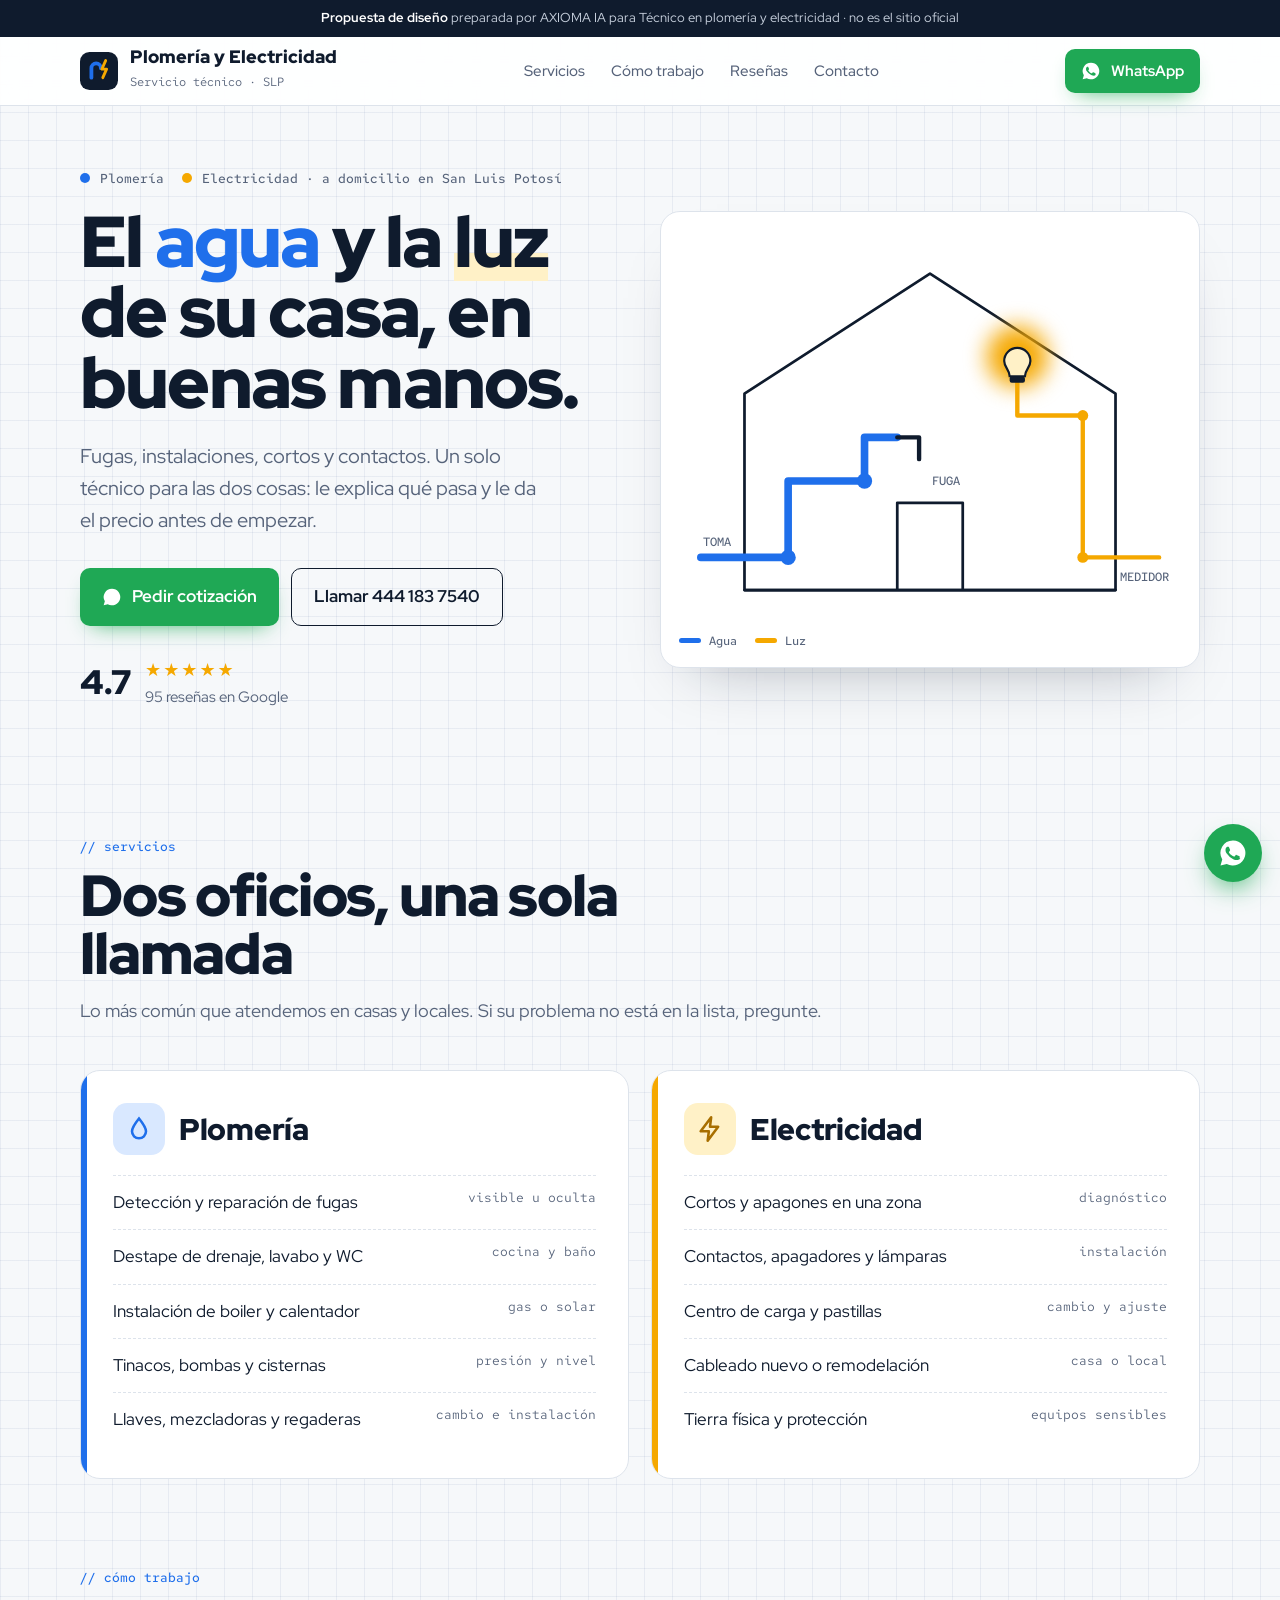
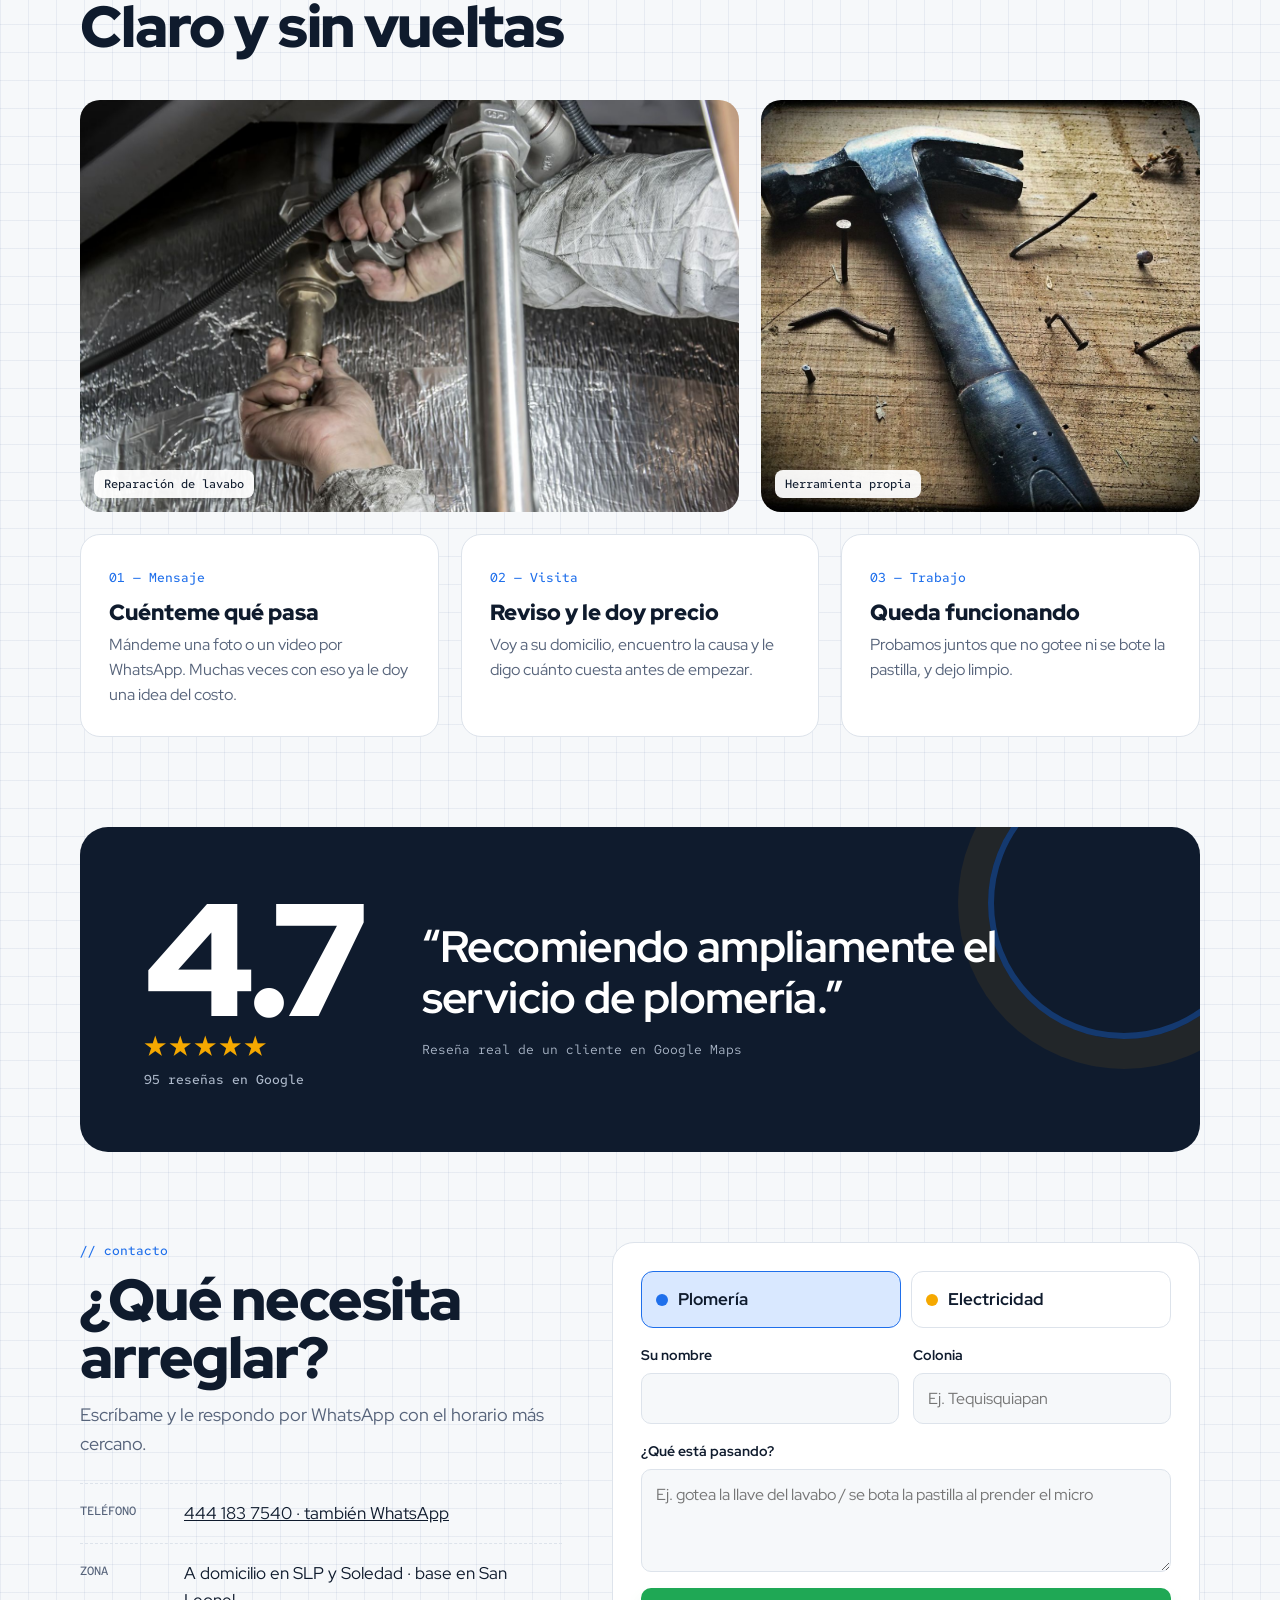
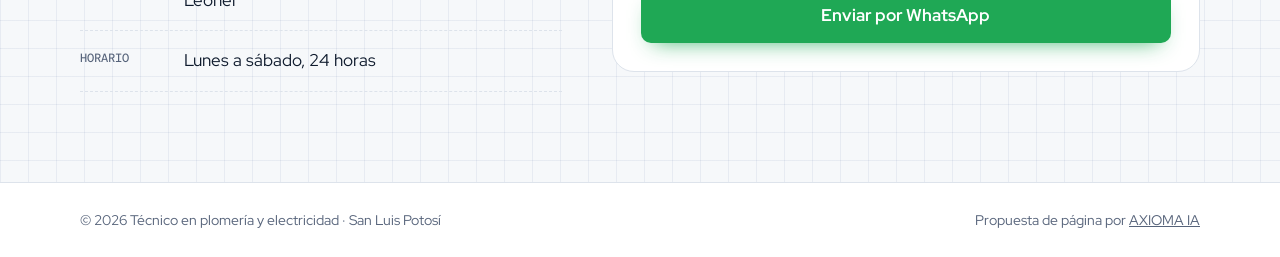
<file: plomeria-electricidad/index.html>
<!doctype html>
<html lang="es-MX">
<head>
<meta charset="utf-8">
<meta name="viewport" content="width=device-width, initial-scale=1">
<title>Técnico en plomería y electricidad · San Luis Potosí</title>
<meta name="description" content="Plomería y electricidad a domicilio en San Luis Potosí. 4.7 estrellas y 95 reseñas en Google. Cotice por WhatsApp.">
<!-- Propuesta de diseño: no indexar hasta que el negocio la apruebe -->
<meta name="robots" content="noindex, nofollow">
<meta property="og:title" content="Plomería y electricidad en San Luis Potosí · 4.7 estrellas">
<meta property="og:description" content="Fugas, instalaciones, cortos y contactos. Un solo técnico para el agua y la luz de su casa.">
<link rel="preconnect" href="https://fonts.googleapis.com">
<link rel="preconnect" href="https://fonts.gstatic.com" crossorigin>
<link href="https://fonts.googleapis.com/css2?family=Red+Hat+Display:wght@500;700;900&family=Red+Hat+Mono:wght@400;500&display=swap" rel="stylesheet">
<style>
  :root {
    --plano: #F6F8FA;
    --blanco: #FFFFFF;
    --reticula: rgba(31,74,140,.07);
    --tinta: #0F1B2D;
    --gris: #56637A;
    --linea: #DDE3EB;
    --agua: #1F6FEB;
    --agua-claro: #D9E8FF;
    --luz: #F5A800;
    --luz-claro: #FFF1C7;
    --wa: #1FA855;
  }
  * { box-sizing: border-box; margin: 0; padding: 0; }
  html { scroll-behavior: smooth; }
  body {
    background: var(--plano); color: var(--tinta); font: 400 17px/1.6 'Red Hat Display', system-ui, sans-serif; overflow-x: hidden;
    background-image: linear-gradient(var(--reticula) 1px, transparent 1px), linear-gradient(90deg, var(--reticula) 1px, transparent 1px);
    background-size: 28px 28px;
  }
  a { color: inherit; }
  img { max-width: 100%; display: block; }
  .env { max-width: 1160px; margin: 0 auto; padding: 0 20px; }
  .mono { font-family: 'Red Hat Mono', monospace; }

  .aviso-demo { background: var(--tinta); color: #C7D0DD; font-size: 13px; text-align: center; padding: 8px 16px; }
  .aviso-demo b { color: #fff; font-weight: 700; }

  header { background: rgba(255,255,255,.9); backdrop-filter: blur(10px); border-bottom: 1px solid var(--linea); position: sticky; top: 0; z-index: 20; }
  header .env { display: flex; align-items: center; justify-content: space-between; height: 68px; gap: 16px; }
  .logo { display: flex; align-items: center; gap: 12px; text-decoration: none; }
  .logo svg { width: 38px; height: 38px; }
  .logo b { font: 900 18px/1.05 'Red Hat Display', sans-serif; display: block; }
  .logo small { font: 400 12px 'Red Hat Mono', monospace; color: var(--gris); }
  nav { display: flex; gap: 26px; font-weight: 500; font-size: 15px; }
  nav a { text-decoration: none; color: var(--gris); }
  nav a:hover { color: var(--agua); }
  .btn { display: inline-flex; align-items: center; gap: 10px; text-decoration: none; font-weight: 700; padding: 14px 22px; border-radius: 10px; transition: transform .2s, box-shadow .2s, background .2s; }
  .btn svg { width: 20px; height: 20px; flex: none; }
  .btn-wa { background: var(--wa); color: #fff; box-shadow: 0 10px 22px -12px rgba(31,168,85,.9); }
  .btn-wa:hover { transform: translateY(-2px); }
  .btn-borde { border: 1.5px solid var(--tinta); }
  .btn-borde:hover { background: var(--tinta); color: #fff; }
  header .btn { padding: 10px 16px; font-size: 15px; }

  /* HERO */
  .hero { padding: 64px 0 40px; }
  .hero .env { display: grid; grid-template-columns: 1fr 1fr; gap: 40px; align-items: center; }
  .cota { font: 500 13px 'Red Hat Mono', monospace; color: var(--gris); display: flex; gap: 10px; align-items: center; }
  .cota i { display: inline-block; width: 10px; height: 10px; border-radius: 50%; }
  h1 { font: 900 clamp(44px, 5.8vw, 72px)/.98 'Red Hat Display', sans-serif; letter-spacing: -.025em; margin: 20px 0 22px; }
  h1 .a { color: var(--agua); }
  h1 .l { color: var(--tinta); background: linear-gradient(transparent 62%, var(--luz-claro) 62%, var(--luz-claro) 92%, transparent 92%); }
  .bajada { font-size: 20px; color: var(--gris); max-width: 36ch; }
  .acciones { display: flex; flex-wrap: wrap; gap: 12px; margin-top: 32px; }
  .calif { display: flex; align-items: center; gap: 14px; margin-top: 30px; font-size: 15px; color: var(--gris); }
  .calif b { font: 900 34px/1 'Red Hat Display', sans-serif; color: var(--tinta); }
  .calif .e { color: var(--luz); letter-spacing: 2px; font-size: 18px; }

  /* Esquema */
  .esquema { position: relative; background: var(--blanco); border: 1px solid var(--linea); border-radius: 20px; padding: 18px; box-shadow: 0 30px 60px -36px rgba(15,27,45,.35); }
  .esquema svg { width: 100%; height: auto; display: block; }
  .esquema .trazo { fill: none; stroke-linecap: round; stroke-linejoin: round; }
  .esquema .casa { stroke: var(--tinta); stroke-width: 2.5; }
  .esquema .tubo { stroke: var(--agua); stroke-width: 7; }
  .esquema .cable { stroke: var(--luz); stroke-width: 4; }
  .esquema .dibuja { stroke-dasharray: var(--l); stroke-dashoffset: var(--l); animation: dibujar 2.2s cubic-bezier(.6,.1,.3,1) forwards; }
  .esquema .t2 { animation-delay: .6s; } .esquema .t3 { animation-delay: 1.2s; }
  @keyframes dibujar { to { stroke-dashoffset: 0; } }
  .gota { fill: var(--agua); opacity: 0; animation: gotear 1.6s ease-in 2.4s infinite; }
  @keyframes gotear { 0% { opacity: 0; transform: translateY(0); } 20% { opacity: 1; } 100% { opacity: 0; transform: translateY(26px); } }
  .foco { fill: var(--luz-claro); stroke: var(--tinta); stroke-width: 2; }
  .brillo { fill: var(--luz); opacity: 0; animation: prender .6s 2.6s forwards; }
  @keyframes prender { 40% { opacity: .9; } 60% { opacity: .3; } to { opacity: 1; } }
  .etq-esq { font: 500 11px 'Red Hat Mono', monospace; fill: var(--gris); }
  .leyenda { display: flex; gap: 18px; margin-top: 10px; font: 500 12px 'Red Hat Mono', monospace; color: var(--gris); }
  .leyenda span { display: flex; align-items: center; gap: 8px; }
  .leyenda i { width: 22px; height: 5px; border-radius: 3px; }

  section { padding: 90px 0; }
  .titulo { margin-bottom: 44px; max-width: 760px; }
  .titulo small { font: 500 13px 'Red Hat Mono', monospace; color: var(--agua); display: block; margin-bottom: 12px; }
  h2 { font: 900 clamp(36px, 5vw, 58px)/1 'Red Hat Display', sans-serif; letter-spacing: -.02em; }
  .titulo p { color: var(--gris); margin-top: 14px; font-size: 18px; }

  /* Dos columnas: agua / luz */
  .oficios { display: grid; grid-template-columns: 1fr 1fr; gap: 22px; }
  .oficio { background: var(--blanco); border: 1px solid var(--linea); border-radius: 20px; padding: 32px; position: relative; overflow: hidden; }
  .oficio::before { content: ''; position: absolute; left: 0; top: 0; bottom: 0; width: 6px; }
  .oficio.agua::before { background: var(--agua); }
  .oficio.luz::before { background: var(--luz); }
  .oficio-cab { display: flex; align-items: center; gap: 14px; margin-bottom: 20px; }
  .oficio-cab .ico { width: 52px; height: 52px; border-radius: 14px; display: grid; place-items: center; }
  .agua .ico { background: var(--agua-claro); color: var(--agua); }
  .luz .ico { background: var(--luz-claro); color: #A86F00; }
  .oficio-cab svg { width: 28px; height: 28px; }
  .oficio h3 { font: 900 30px/1 'Red Hat Display', sans-serif; letter-spacing: -.01em; }
  .oficio ul { list-style: none; }
  .oficio li { display: flex; justify-content: space-between; gap: 16px; padding: 13px 0; border-top: 1px dashed var(--linea); }
  .oficio li span:last-child { font: 400 13px 'Red Hat Mono', monospace; color: var(--gris); white-space: nowrap; }

  /* Fotos + pasos */
  .franja-foto { display: grid; grid-template-columns: 1.2fr .8fr; gap: 22px; }
  .franja-foto figure { border-radius: 20px; overflow: hidden; position: relative; background: var(--tinta); }
  .franja-foto img { width: 100%; height: 100%; object-fit: cover; aspect-ratio: 16/10; }
  .franja-foto figure:nth-child(2) img { aspect-ratio: auto; }
  .franja-foto figcaption { position: absolute; left: 14px; bottom: 14px; background: rgba(255,255,255,.94); border-radius: 8px; padding: 6px 10px; font: 500 12px 'Red Hat Mono', monospace; }
  .pasos { display: grid; grid-template-columns: repeat(3, 1fr); gap: 22px; margin-top: 22px; }
  .paso { background: var(--blanco); border: 1px solid var(--linea); border-radius: 20px; padding: 28px; }
  .paso .n { font: 500 13px 'Red Hat Mono', monospace; color: var(--agua); }
  .paso h3 { font: 900 22px/1.15 'Red Hat Display', sans-serif; margin: 10px 0 8px; }
  .paso p { color: var(--gris); font-size: 15.5px; }

  /* Reseña */
  .resena { background: var(--tinta); color: #fff; border-radius: 28px; padding: 64px; display: grid; grid-template-columns: auto 1fr; gap: 60px; align-items: center; position: relative; overflow: hidden; }
  .resena::after { content: ''; position: absolute; right: -60px; top: -60px; width: 260px; height: 260px; border-radius: 50%; border: 6px solid rgba(31,111,235,.35); box-shadow: 0 0 0 30px rgba(245,168,0,.08); }
  .resena .num { font: 900 clamp(100px, 13vw, 160px)/.85 'Red Hat Display', sans-serif; letter-spacing: -.04em; }
  .resena .num small { display: block; font: 500 13px 'Red Hat Mono', monospace; letter-spacing: 0; color: #AFBBCC; margin-top: 14px; }
  .resena .num .e { display: block; font-size: 24px; color: var(--luz); letter-spacing: 3px; margin-top: 10px; }
  .resena blockquote { font: 700 clamp(28px, 3.6vw, 44px)/1.15 'Red Hat Display', sans-serif; letter-spacing: -.015em; position: relative; z-index: 1; }
  .resena cite { display: block; font: 400 13px 'Red Hat Mono', monospace; color: #AFBBCC; font-style: normal; margin-top: 18px; }

  /* Contacto */
  .contacto { display: grid; grid-template-columns: .9fr 1.1fr; gap: 50px; align-items: start; }
  .tipo { display: grid; grid-template-columns: 1fr 1fr; gap: 10px; }
  .tipo input { position: absolute; opacity: 0; pointer-events: none; }
  .tipo label { border: 1.5px solid var(--linea); border-radius: 12px; padding: 14px; display: flex; align-items: center; gap: 10px; cursor: pointer; font-weight: 700; background: var(--blanco); transition: border-color .2s, background .2s; }
  .tipo label i { width: 12px; height: 12px; border-radius: 50%; }
  .tipo input:checked + label.a { border-color: var(--agua); background: var(--agua-claro); }
  .tipo input:checked + label.l { border-color: var(--luz); background: var(--luz-claro); }
  .tipo input:focus-visible + label { outline: 2px solid var(--agua); }
  form { background: var(--blanco); border: 1px solid var(--linea); border-radius: 22px; padding: 28px; display: grid; gap: 16px; }
  .campo { display: grid; gap: 6px; font-size: 14px; font-weight: 700; }
  .campo input, .campo textarea { font: inherit; font-weight: 400; font-size: 16px; border: 1.5px solid var(--linea); border-radius: 10px; padding: 12px 14px; color: var(--tinta); background: var(--plano); }
  .campo input:focus, .campo textarea:focus { outline: none; border-color: var(--agua); background: #fff; }
  .fila { display: grid; grid-template-columns: 1fr 1fr; gap: 14px; }
  form .btn { justify-content: center; border: 0; cursor: pointer; font: inherit; font-weight: 700; }
  .dato { display: flex; gap: 14px; padding: 16px 0; border-top: 1px dashed var(--linea); }
  .dato:last-child { border-bottom: 1px dashed var(--linea); }
  .dato span:first-child { font: 500 12px/1.9 'Red Hat Mono', monospace; color: var(--gris); width: 90px; flex: none; }

  footer { border-top: 1px solid var(--linea); background: var(--blanco); padding: 26px 0; font-size: 14px; color: var(--gris); }
  footer .env { display: flex; justify-content: space-between; gap: 20px; flex-wrap: wrap; }

  .flota { position: fixed; right: 18px; bottom: 18px; z-index: 30; width: 58px; height: 58px; border-radius: 50%; background: var(--wa); display: grid; place-items: center; box-shadow: 0 12px 26px -8px rgba(31,168,85,.8); }
  .flota svg { width: 30px; height: 30px; color: #fff; }

  .revelar { opacity: 0; transform: translateY(22px); transition: opacity .7s, transform .7s; }
  .revelar.visto { opacity: 1; transform: none; }
  .entrada > * { opacity: 0; animation: subir .8s cubic-bezier(.2,.7,.2,1) forwards; }
  .entrada > *:nth-child(2) { animation-delay: .1s; } .entrada > *:nth-child(3) { animation-delay: .2s; } .entrada > *:nth-child(4) { animation-delay: .3s; } .entrada > *:nth-child(5) { animation-delay: .4s; }
  @keyframes subir { from { opacity: 0; transform: translateY(24px); } to { opacity: 1; transform: none; } }
  @media (prefers-reduced-motion: reduce) {
    *, *::before, *::after { animation: none !important; transition: none !important; }
    .revelar, .entrada > * { opacity: 1; transform: none; }
    .esquema .dibuja { stroke-dashoffset: 0; } .brillo { opacity: 1; }
  }

  @media (max-width: 920px) {
    nav { display: none; }
    .hero { padding: 40px 0 20px; }
    .hero .env, .oficios, .contacto, .franja-foto { grid-template-columns: 1fr; }
    .franja-foto figure:nth-child(2) { display: none; }
    .pasos { grid-template-columns: 1fr; }
    .resena { grid-template-columns: 1fr; padding: 40px 28px; gap: 26px; }
    section { padding: 64px 0; }
  }
  @media (max-width: 560px) {
    header .btn span { display: none; }
    .logo small { display: none; }
    .oficio { padding: 26px 22px; }
    .oficio li { flex-direction: column; gap: 2px; }
    .fila { grid-template-columns: 1fr; }
    .bajada { font-size: 18px; }
  }
</style>
</head>
<body>
<div class="aviso-demo"><b>Propuesta de diseño</b> preparada por AXIOMA IA para Técnico en plomería y electricidad · no es el sitio oficial</div>

<header>
  <div class="env">
    <a class="logo" href="#inicio" aria-label="Técnico en plomería y electricidad">
      <!-- TODO: nombre comercial y logo reales; este isotipo es una propuesta -->
      <svg viewBox="0 0 40 40" aria-hidden="true"><rect width="40" height="40" rx="10" fill="#0F1B2D"/><path d="M12 27V17a5 5 0 0 1 10 0" fill="none" stroke="#1F6FEB" stroke-width="4" stroke-linecap="round"/><path d="M27 9l-4 9h5l-4 9" fill="none" stroke="#F5A800" stroke-width="3" stroke-linecap="round" stroke-linejoin="round"/></svg>
      <span><b>Plomería y Electricidad</b><small>Servicio técnico · SLP</small></span>
    </a>
    <nav><a href="#servicios">Servicios</a><a href="#como">Cómo trabajo</a><a href="#resenas">Reseñas</a><a href="#contacto">Contacto</a></nav>
    <a class="btn btn-wa js-wa" href="#contacto"><svg viewBox="0 0 24 24" fill="currentColor" aria-hidden="true"><path d="M12 2a10 10 0 0 0-8.6 15.1L2 22l5-1.3A10 10 0 1 0 12 2Zm5.8 14.2c-.2.7-1.4 1.3-2 1.4-.5.1-1.2.1-1.9-.1a17 17 0 0 1-1.7-.6 13.4 13.4 0 0 1-5.2-4.6c-.4-.5-1-1.5-1-2.8 0-1.3.7-2 1-2.3.2-.3.5-.3.7-.3h.5c.2 0 .4 0 .6.5l.8 2c.1.2.1.3 0 .5l-.3.5-.4.5c-.1.1-.3.3-.1.6.2.3.7 1.2 1.6 1.9 1.1 1 2 1.3 2.3 1.4.3.1.5.1.6-.1l.9-1.1c.2-.3.4-.2.6-.1l2 .9c.3.1.5.2.5.4.1.1.1.7-.1 1.4Z"/></svg><span>WhatsApp</span></a>
  </div>
</header>

<main id="inicio">
  <section class="hero">
    <div class="env">
      <div class="entrada">
        <div class="cota"><i style="background:var(--agua)"></i>Plomería <i style="background:var(--luz);margin-left:8px"></i>Electricidad · a domicilio en San Luis Potosí</div>
        <h1>El <span class="a">agua</span> y la <span class="l">luz</span> de su casa, en buenas manos.</h1>
        <p class="bajada">Fugas, instalaciones, cortos y contactos. Un solo técnico para las dos cosas: le explica qué pasa y le da el precio antes de empezar.</p>
        <div class="acciones">
          <a class="btn btn-wa js-wa" href="#contacto"><svg viewBox="0 0 24 24" fill="currentColor" aria-hidden="true"><path d="M12 2a10 10 0 0 0-8.6 15.1L2 22l5-1.3A10 10 0 1 0 12 2Z"/></svg>Pedir cotización</a>
          <a class="btn btn-borde" href="tel:+524441837540">Llamar 444 183 7540</a>
        </div>
        <div class="calif"><b>4.7</b><div><span class="e">★★★★★</span><br>95 reseñas en Google</div></div>
      </div>

      <div class="esquema entrada" aria-hidden="true">
        <svg viewBox="0 0 460 360">
          <!-- casa -->
          <path class="trazo casa dibuja" style="--l:1200" d="M60 330V150L230 40l170 110v180Z"/>
          <path class="trazo casa dibuja t2" style="--l:400" d="M60 330h340M200 330v-80h60v80"/>
          <!-- tubería -->
          <path class="trazo tubo dibuja t2" style="--l:620" d="M20 300h80v-70h70v-40h30"/>
          <circle cx="100" cy="300" r="7" fill="#1F6FEB"/><circle cx="170" cy="230" r="7" fill="#1F6FEB"/>
          <path class="trazo" d="M200 190h20v20" stroke="#0F1B2D" stroke-width="4" stroke-linecap="round"/>
          <path class="gota" d="M220 218c-5 7-6 9-6 11a6 6 0 0 0 12 0c0-2-1-4-6-11Z"/>
          <!-- cableado -->
          <path class="trazo cable dibuja t3" style="--l:700" d="M440 300h-70v-130h-60v-30"/>
          <circle cx="370" cy="300" r="5" fill="#F5A800"/><circle cx="370" cy="170" r="5" fill="#F5A800"/>
          <circle class="brillo" cx="310" cy="116" r="28" style="filter:blur(10px)"/>
          <path class="foco" d="M298 120a12 12 0 1 1 24 0c0 6-5 8-5 14h-14c0-6-5-8-5-14Z"/>
          <rect x="303" y="134" width="14" height="6" rx="2" fill="#0F1B2D"/>
          <text class="etq-esq" x="22" y="290">TOMA</text>
          <text class="etq-esq" x="404" y="322">MEDIDOR</text>
          <text class="etq-esq" x="232" y="234">FUGA</text>
        </svg>
        <div class="leyenda"><span><i style="background:var(--agua)"></i>Agua</span><span><i style="background:var(--luz)"></i>Luz</span></div>
      </div>
    </div>
  </section>

  <section id="servicios">
    <div class="env">
      <div class="titulo revelar"><small>// servicios</small><h2>Dos oficios, una sola llamada</h2><p>Lo más común que atendemos en casas y locales. Si su problema no está en la lista, pregunte.</p></div>
      <!-- TODO: confirmar con el técnico la lista real de servicios -->
      <div class="oficios">
        <div class="oficio agua revelar">
          <div class="oficio-cab"><span class="ico"><svg viewBox="0 0 24 24" fill="none" stroke="currentColor" stroke-width="2.2" stroke-linecap="round"><path d="M12 3c4 5 6 8 6 11a6 6 0 0 1-12 0c0-3 2-6 6-11Z"/></svg></span><h3>Plomería</h3></div>
          <ul>
            <li><span>Detección y reparación de fugas</span><span>visible u oculta</span></li>
            <li><span>Destape de drenaje, lavabo y WC</span><span>cocina y baño</span></li>
            <li><span>Instalación de boiler y calentador</span><span>gas o solar</span></li>
            <li><span>Tinacos, bombas y cisternas</span><span>presión y nivel</span></li>
            <li><span>Llaves, mezcladoras y regaderas</span><span>cambio e instalación</span></li>
          </ul>
        </div>
        <div class="oficio luz revelar">
          <div class="oficio-cab"><span class="ico"><svg viewBox="0 0 24 24" fill="none" stroke="currentColor" stroke-width="2.2" stroke-linecap="round" stroke-linejoin="round"><path d="M13 2 4 14h7l-1 8 9-12h-7Z"/></svg></span><h3>Electricidad</h3></div>
          <ul>
            <li><span>Cortos y apagones en una zona</span><span>diagnóstico</span></li>
            <li><span>Contactos, apagadores y lámparas</span><span>instalación</span></li>
            <li><span>Centro de carga y pastillas</span><span>cambio y ajuste</span></li>
            <li><span>Cableado nuevo o remodelación</span><span>casa o local</span></li>
            <li><span>Tierra física y protección</span><span>equipos sensibles</span></li>
          </ul>
        </div>
      </div>
    </div>
  </section>

  <section id="como" style="padding-top:0">
    <div class="env">
      <div class="titulo revelar"><small>// cómo trabajo</small><h2>Claro y sin vueltas</h2></div>
      <div class="franja-foto revelar">
        <figure><img src="img/lavabo.jpg" alt="Técnico reparando la tubería de un lavabo" loading="lazy"><figcaption>Reparación de lavabo</figcaption></figure>
        <figure><img src="img/herramientas.jpg" alt="Herramientas de trabajo sobre una mesa" loading="lazy"><figcaption>Herramienta propia</figcaption></figure>
      </div>
      <div class="pasos">
        <div class="paso revelar"><span class="n">01 — Mensaje</span><h3>Cuénteme qué pasa</h3><p>Mándeme una foto o un video por WhatsApp. Muchas veces con eso ya le doy una idea del costo.</p></div>
        <div class="paso revelar"><span class="n">02 — Visita</span><h3>Reviso y le doy precio</h3><p>Voy a su domicilio, encuentro la causa y le digo cuánto cuesta antes de empezar.</p></div>
        <div class="paso revelar"><span class="n">03 — Trabajo</span><h3>Queda funcionando</h3><p>Probamos juntos que no gotee ni se bote la pastilla, y dejo limpio.</p></div>
      </div>
    </div>
  </section>

  <section id="resenas" style="padding-top:0">
    <div class="env">
      <div class="resena revelar">
        <div class="num">4.7<span class="e">★★★★★</span><small>95 reseñas en Google</small></div>
        <div><blockquote>“Recomiendo ampliamente el servicio de plomería.”</blockquote><cite>Reseña real de un cliente en Google Maps</cite></div>
      </div>
    </div>
  </section>

  <section id="contacto" style="padding-top:0">
    <div class="env contacto">
      <div class="revelar">
        <div class="titulo" style="margin-bottom:24px"><small>// contacto</small><h2>¿Qué necesita arreglar?</h2><p>Escríbame y le respondo por WhatsApp con el horario más cercano.</p></div>
        <div class="dato"><span>TELÉFONO</span><a href="tel:+524441837540">444 183 7540 · también WhatsApp</a></div>
        <div class="dato"><span>ZONA</span><span>A domicilio en SLP y Soledad · base en San Leonel</span></div>
        <div class="dato"><span>HORARIO</span><span>Lunes a sábado, 24 horas</span></div>
      </div>
      <form id="cotizar" class="revelar">
        <div class="tipo" role="radiogroup" aria-label="Tipo de servicio">
          <input type="radio" name="tipo" id="t-agua" value="plomería" checked><label class="a" for="t-agua"><i style="background:var(--agua)"></i>Plomería</label>
          <input type="radio" name="tipo" id="t-luz" value="electricidad"><label class="l" for="t-luz"><i style="background:var(--luz)"></i>Electricidad</label>
        </div>
        <div class="fila">
          <label class="campo">Su nombre<input name="nombre" required autocomplete="name"></label>
          <label class="campo">Colonia<input name="colonia" required placeholder="Ej. Tequisquiapan"></label>
        </div>
        <label class="campo">¿Qué está pasando?<textarea name="problema" rows="3" required placeholder="Ej. gotea la llave del lavabo / se bota la pastilla al prender el micro"></textarea></label>
        <button class="btn btn-wa" type="submit">Enviar por WhatsApp</button>
      </form>
    </div>
  </section>
</main>

<footer>
  <div class="env">
    <span>© <span id="anio"></span> Técnico en plomería y electricidad · San Luis Potosí</span>
    <span>Propuesta de página por <a class="js-axioma">AXIOMA IA</a></span>
  </div>
</footer>

<a class="flota js-wa" href="#contacto" aria-label="Escribir por WhatsApp"><svg viewBox="0 0 24 24" fill="currentColor"><path d="M12 2a10 10 0 0 0-8.6 15.1L2 22l5-1.3A10 10 0 1 0 12 2Zm5.8 14.2c-.2.7-1.4 1.3-2 1.4-.5.1-1.2.1-1.9-.1a17 17 0 0 1-1.7-.6 13.4 13.4 0 0 1-5.2-4.6c-.4-.5-1-1.5-1-2.8 0-1.3.7-2 1-2.3.2-.3.5-.3.7-.3h.5c.2 0 .4 0 .6.5l.8 2c.1.2.1.3 0 .5l-.3.5-.4.5c-.1.1-.3.3-.1.6.2.3.7 1.2 1.6 1.9 1.1 1 2 1.3 2.3 1.4.3.1.5.1.6-.1l.9-1.1c.2-.3.4-.2.6-.1l2 .9c.3.1.5.2.5.4.1.1.1.7-.1 1.4Z"/></svg></a>

<script>
  const WHATSAPP = '524441837540';
  const AXIOMA = '524445412348';
  const wa = (texto) => `https://wa.me/${WHATSAPP}?text=${encodeURIComponent(texto)}`;

  document.querySelectorAll('.js-wa').forEach(a => { a.href = wa('Hola, necesito una cotización de plomería o electricidad.'); a.target = '_blank'; a.rel = 'noopener'; });
  document.querySelectorAll('.js-axioma').forEach(a => { if (AXIOMA) { a.href = `https://wa.me/${AXIOMA}`; a.target = '_blank'; } });
  document.getElementById('anio').textContent = new Date().getFullYear();

  document.getElementById('cotizar').addEventListener('submit', e => {
    e.preventDefault();
    const f = new FormData(e.target);
    const texto = `Hola, soy ${f.get('nombre')}, de la colonia ${f.get('colonia')}. Necesito un servicio de ${f.get('tipo')}: ${f.get('problema')}`;
    window.open(wa(texto), '_blank', 'noopener');
  });

  const obs = new IntersectionObserver(es => es.forEach(e => { if (e.isIntersecting) { e.target.classList.add('visto'); obs.unobserve(e.target); } }), { threshold: .12 });
  document.querySelectorAll('.revelar').forEach(el => obs.observe(el));
</script>
</body>
</html>
</file>
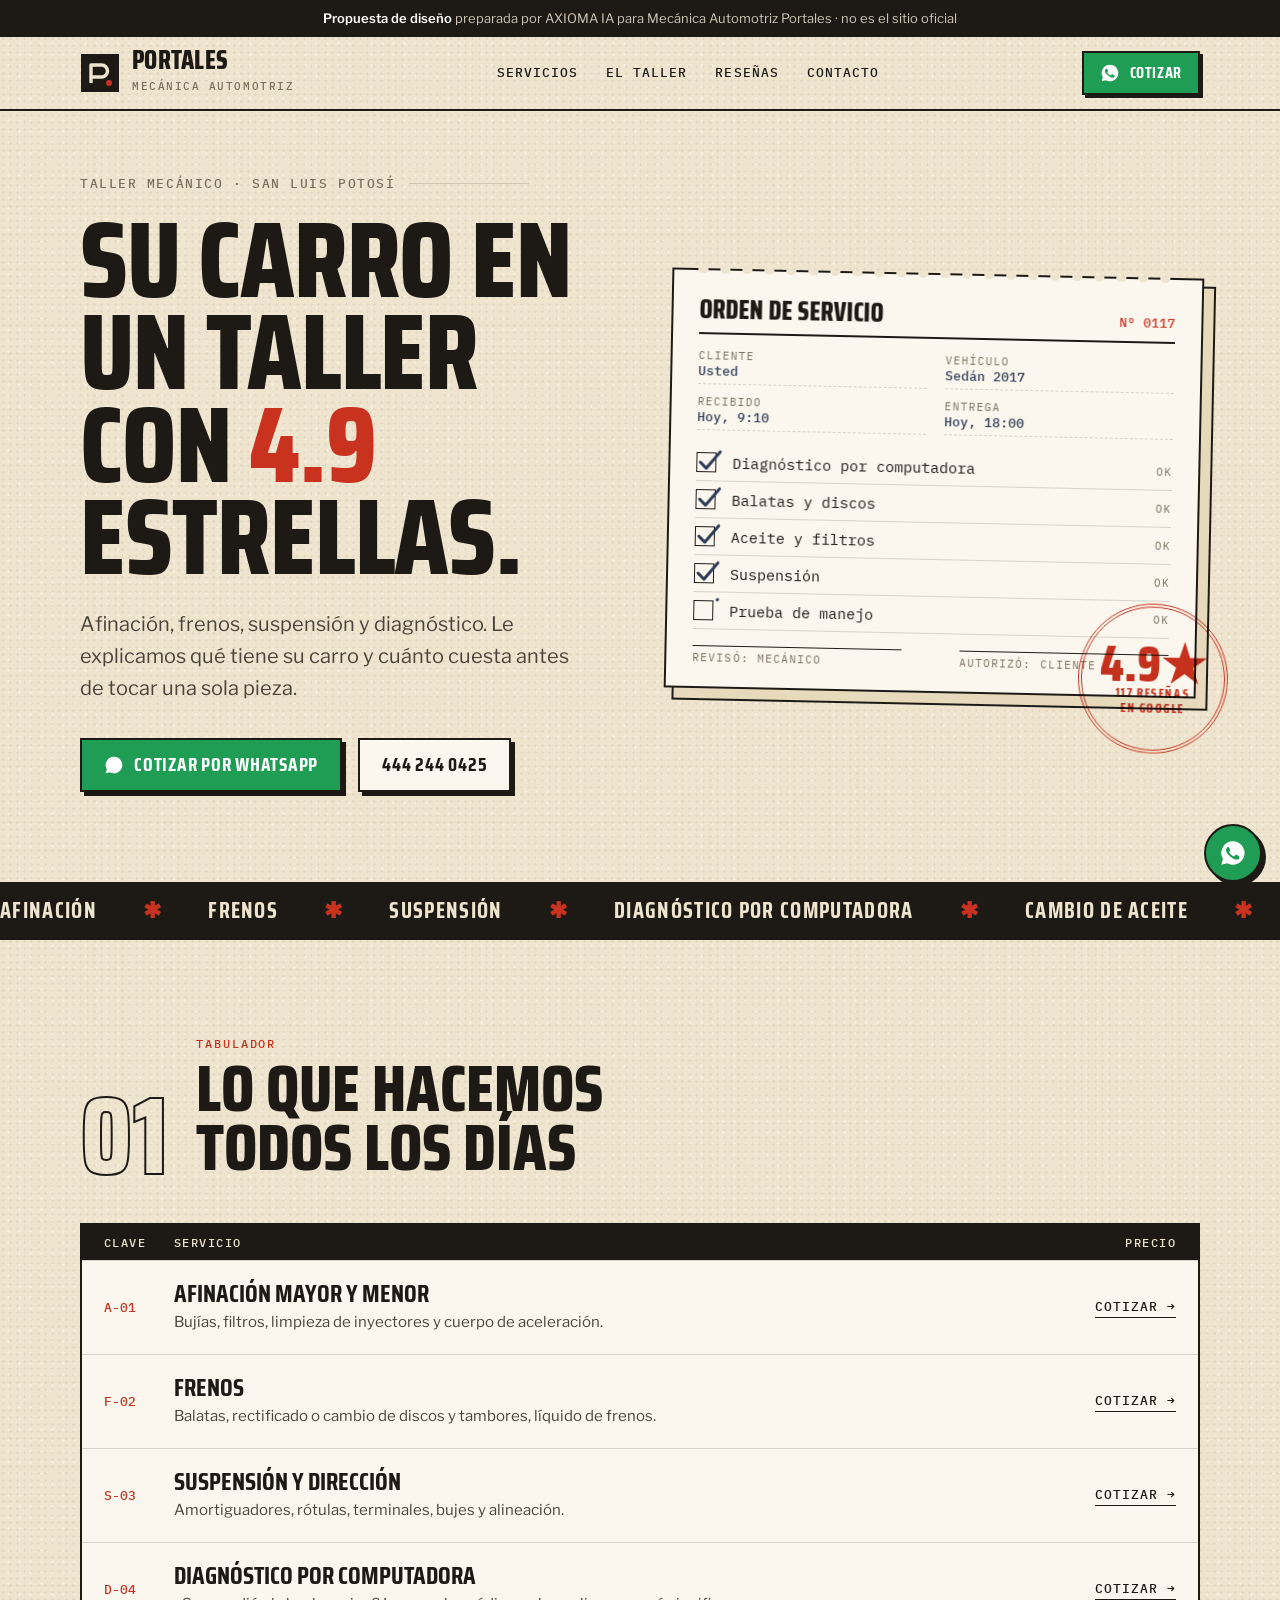
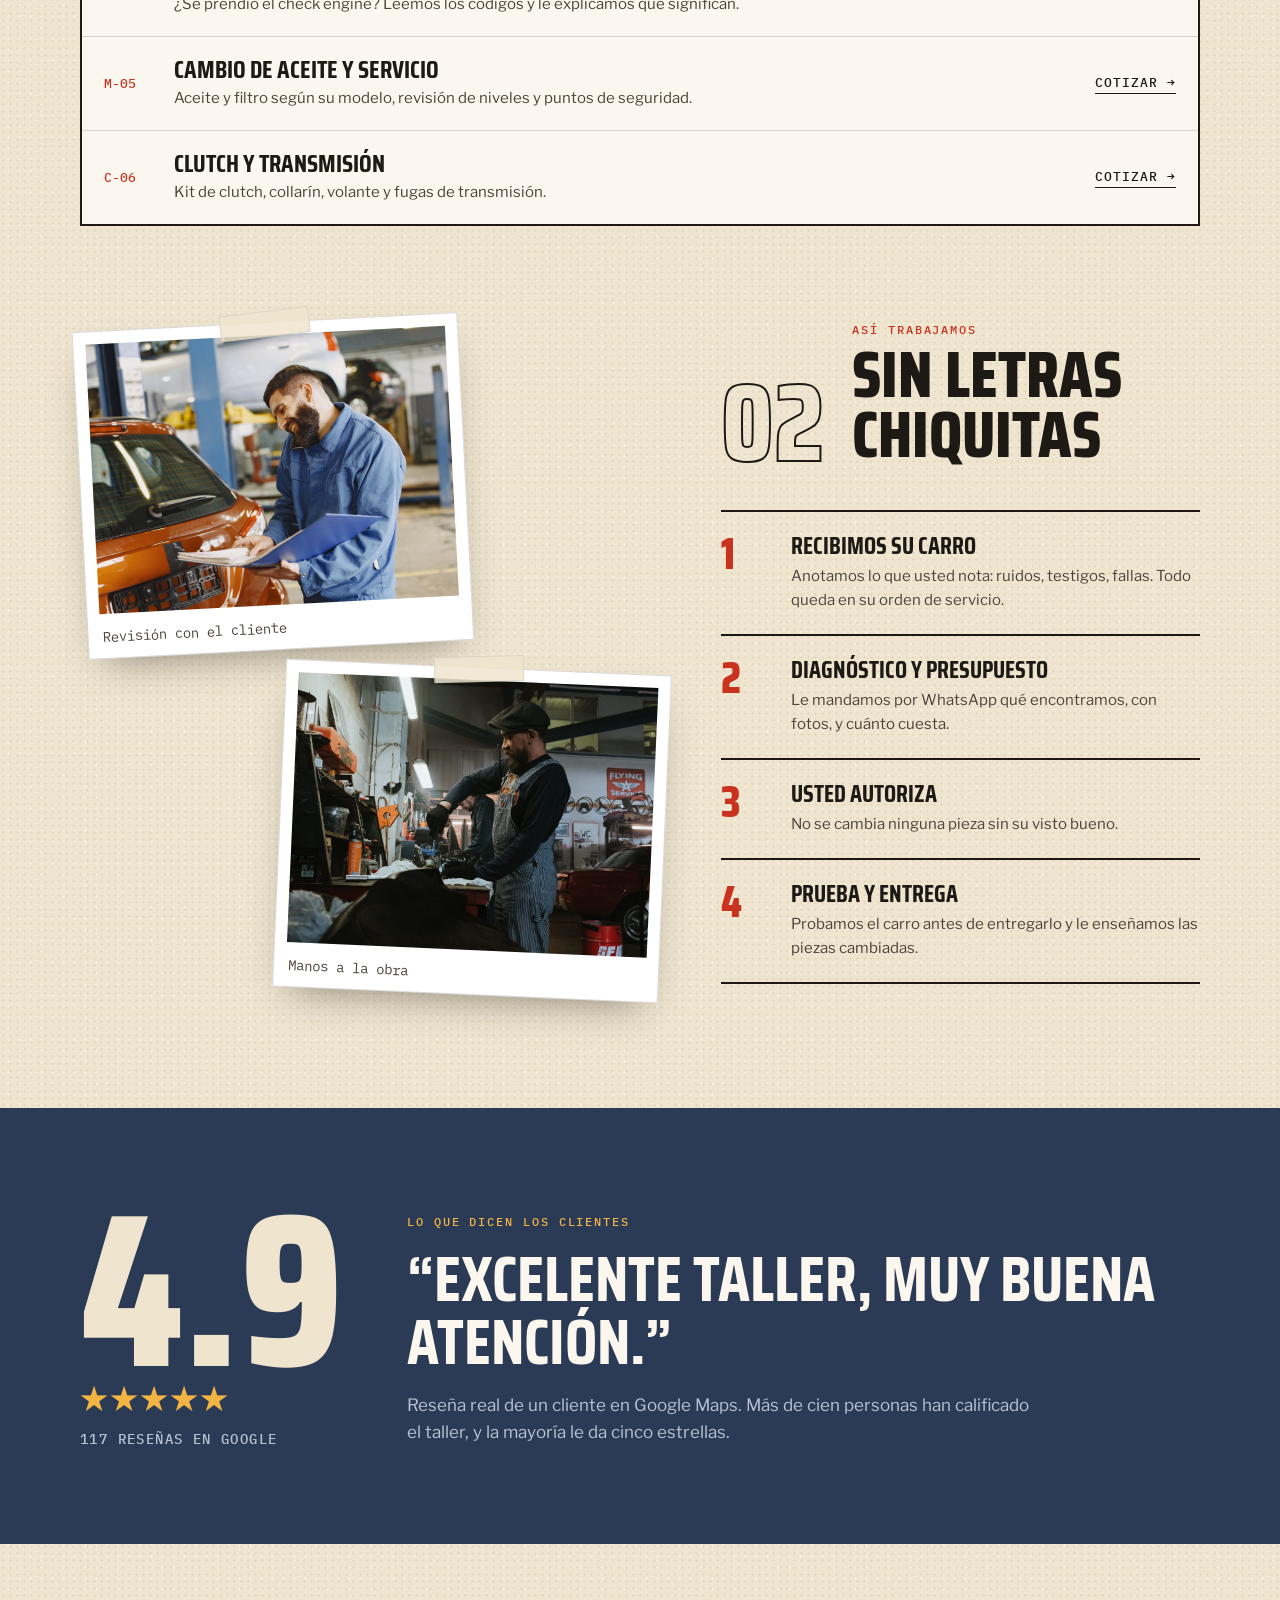
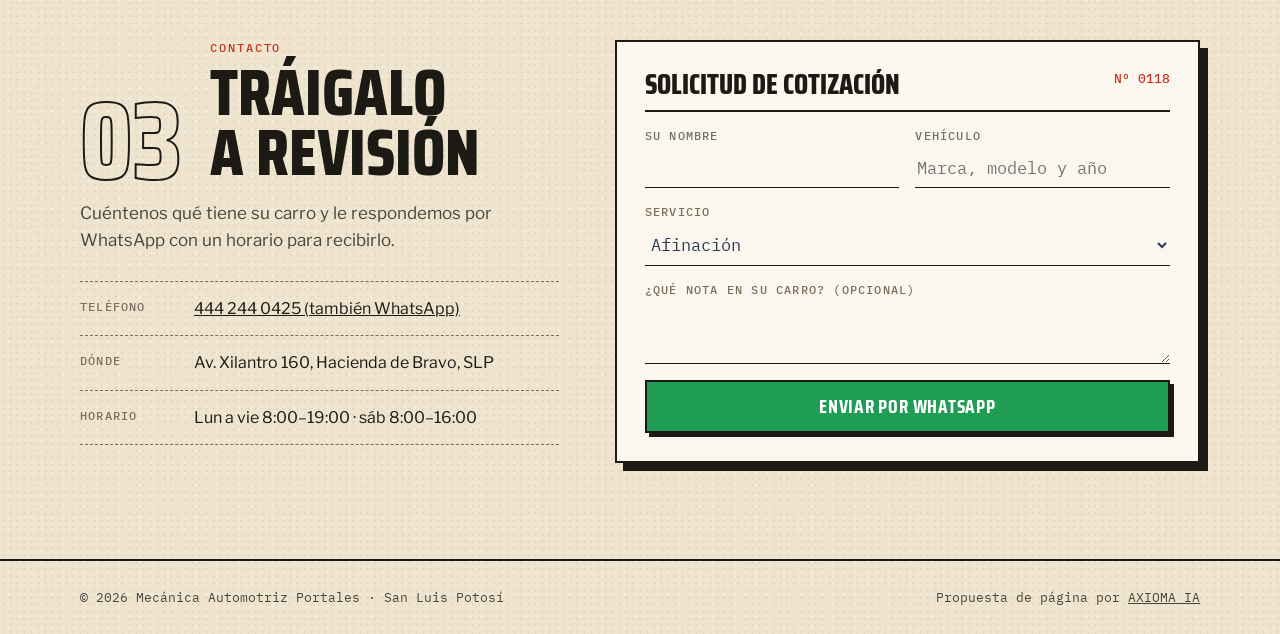
<file: taller-portales/index.html>
<!doctype html>
<html lang="es-MX">
<head>
<meta charset="utf-8">
<meta name="viewport" content="width=device-width, initial-scale=1">
<title>Mecánica Automotriz Portales · Taller mecánico en San Luis Potosí</title>
<meta name="description" content="Taller mecánico en San Luis Potosí con 4.9 estrellas y más de 100 reseñas en Google. Afinación, frenos, suspensión y diagnóstico. Cotice por WhatsApp.">
<!-- Propuesta de diseño: no indexar hasta que el negocio la apruebe -->
<meta name="robots" content="noindex, nofollow">
<meta property="og:title" content="Mecánica Automotriz Portales · 4.9 estrellas en Google">
<meta property="og:description" content="Afinación, frenos, suspensión y diagnóstico en San Luis Potosí. Le explicamos qué tiene su carro antes de tocarlo.">
<link rel="preconnect" href="https://fonts.googleapis.com">
<link rel="preconnect" href="https://fonts.gstatic.com" crossorigin>
<link href="https://fonts.googleapis.com/css2?family=Saira+Condensed:wght@600;700;800&family=Libre+Franklin:wght@400;500;600&family=IBM+Plex+Mono:wght@400;500&display=swap" rel="stylesheet">
<style>
  :root {
    --manila: #EFE5CF;
    --manila-2: #E6D9BC;
    --papel: #FBF7EE;
    --tinta: #1D1A16;
    --grafito: #4A443B;
    --sepia: #7A6F5D;
    --linea: rgba(29,26,22,.16);
    --sello: #C8321F;
    --sello-2: #A12415;
    --carbon: #2B3A55;
    --wa: #1F9D55;
  }
  * { box-sizing: border-box; margin: 0; padding: 0; }
  html { scroll-behavior: smooth; }
  body {
    background: var(--manila); color: var(--tinta);
    font: 400 17px/1.6 'Libre Franklin', system-ui, sans-serif; overflow-x: hidden;
    background-image:
      radial-gradient(rgba(122,111,93,.10) 1px, transparent 1.2px),
      radial-gradient(rgba(255,255,255,.35) 1px, transparent 1.2px);
    background-size: 7px 7px, 11px 11px; background-position: 0 0, 3px 5px;
  }
  a { color: inherit; }
  img { max-width: 100%; display: block; }
  .env { max-width: 1160px; margin: 0 auto; padding: 0 20px; }
  .mono { font-family: 'IBM Plex Mono', monospace; }

  .aviso-demo { background: var(--tinta); color: #CFC6B4; font-size: 13px; text-align: center; padding: 8px 16px; }
  .aviso-demo b { color: #fff; font-weight: 600; }

  header { border-bottom: 2px solid var(--tinta); }
  header .env { display: flex; align-items: center; justify-content: space-between; height: 72px; gap: 16px; }
  .logo { display: flex; align-items: center; gap: 12px; text-decoration: none; }
  .logo svg { width: 40px; height: 40px; }
  .logo b { font: 800 26px/.9 'Saira Condensed', sans-serif; text-transform: uppercase; letter-spacing: .01em; display: block; }
  .logo small { font: 500 11px 'IBM Plex Mono', monospace; letter-spacing: .14em; color: var(--sepia); text-transform: uppercase; }
  nav { display: flex; gap: 28px; font: 500 13px 'IBM Plex Mono', monospace; text-transform: uppercase; letter-spacing: .08em; }
  nav a { text-decoration: none; }
  nav a:hover { color: var(--sello); }
  .btn { display: inline-flex; align-items: center; gap: 10px; text-decoration: none; font: 700 19px/1 'Saira Condensed', sans-serif; text-transform: uppercase; letter-spacing: .04em; padding: 15px 22px; border: 2px solid var(--tinta); transition: transform .15s, box-shadow .15s; }
  .btn svg { width: 20px; height: 20px; flex: none; }
  .btn-wa { background: var(--wa); color: #fff; border-color: var(--tinta); box-shadow: 4px 4px 0 var(--tinta); }
  .btn-tinta { background: var(--papel); box-shadow: 4px 4px 0 var(--tinta); }
  .btn:hover { transform: translate(-2px, -2px); box-shadow: 6px 6px 0 var(--tinta); }
  .btn:active { transform: translate(2px, 2px); box-shadow: 1px 1px 0 var(--tinta); }
  header .btn { font-size: 16px; padding: 10px 16px; box-shadow: 3px 3px 0 var(--tinta); }

  /* HERO */
  .hero { padding: 64px 0 90px; }
  .hero .env { display: grid; grid-template-columns: 1fr 1fr; gap: 56px; align-items: center; }
  .folio { font: 500 13px 'IBM Plex Mono', monospace; letter-spacing: .12em; text-transform: uppercase; color: var(--sepia); display: flex; gap: 14px; align-items: center; }
  .folio::after { content: ''; flex: 1; height: 1px; background: var(--linea); max-width: 120px; }
  h1 { font: 800 clamp(56px, 8.4vw, 108px)/.86 'Saira Condensed', sans-serif; text-transform: uppercase; letter-spacing: -.01em; margin: 22px 0 24px; }
  h1 em { font-style: normal; color: var(--sello); }
  .bajada { font-size: 20px; color: var(--grafito); max-width: 36ch; }
  .acciones { display: flex; flex-wrap: wrap; gap: 16px; margin-top: 34px; }

  /* Orden de servicio */
  .orden { position: relative; background: var(--papel); border: 2px solid var(--tinta); padding: 26px 26px 22px; box-shadow: 10px 10px 0 var(--manila-2), 10px 10px 0 2px var(--tinta); transform: rotate(1.2deg); }
  .orden::before { content: ''; position: absolute; top: -2px; left: 22px; right: 22px; height: 14px; background: radial-gradient(circle at 7px 0, var(--manila) 5px, transparent 5.5px) 0 0 / 22px 14px repeat-x; }
  .orden-cab { display: flex; justify-content: space-between; align-items: baseline; border-bottom: 2px solid var(--tinta); padding-bottom: 10px; margin-bottom: 14px; }
  .orden-cab b { font: 800 26px/1 'Saira Condensed', sans-serif; text-transform: uppercase; }
  .orden-cab span { font: 500 13px 'IBM Plex Mono', monospace; color: var(--sello); }
  .campos { display: grid; grid-template-columns: 1fr 1fr; gap: 10px 18px; font: 400 13px 'IBM Plex Mono', monospace; margin-bottom: 14px; }
  .campos div { border-bottom: 1px dashed var(--linea); padding-bottom: 4px; }
  .campos small { display: block; color: var(--sepia); font-size: 10.5px; text-transform: uppercase; letter-spacing: .1em; }
  .campos .escrito { font-family: 'IBM Plex Mono', monospace; color: var(--carbon); font-weight: 500; }
  .checks { list-style: none; font: 400 14.5px 'IBM Plex Mono', monospace; }
  .checks li { display: grid; grid-template-columns: 26px 1fr auto; gap: 10px; align-items: center; padding: 8px 0; border-bottom: 1px solid var(--linea); }
  .caja { width: 20px; height: 20px; border: 1.6px solid var(--tinta); position: relative; }
  .caja svg { position: absolute; inset: -6px -4px -2px -2px; width: 28px; height: 28px; overflow: visible; }
  .caja path { fill: none; stroke: var(--carbon); stroke-width: 3; stroke-linecap: round; stroke-linejoin: round; stroke-dasharray: 30; stroke-dashoffset: 30; }
  .checks li.hecho .caja path { animation: palomear .45s ease-out forwards; }
  @keyframes palomear { to { stroke-dashoffset: 0; } }
  .checks .estado { font-size: 11px; color: var(--sepia); text-transform: uppercase; letter-spacing: .08em; }
  .firma { display: flex; justify-content: space-between; align-items: end; margin-top: 16px; font: 400 11px 'IBM Plex Mono', monospace; color: var(--sepia); text-transform: uppercase; letter-spacing: .1em; }
  .firma div { border-top: 1px solid var(--tinta); padding-top: 4px; width: 44%; }
  .sello { position: absolute; right: -34px; bottom: -58px; width: 150px; height: 150px; border: 4px double var(--sello); border-radius: 50%; color: var(--sello); display: grid; place-content: center; text-align: center; transform: rotate(-16deg) scale(2.2); opacity: 0; mix-blend-mode: multiply; }
  .sello b { font: 800 50px/.9 'Saira Condensed', sans-serif; }
  .sello span { font: 700 13px/1.1 'Saira Condensed', sans-serif; text-transform: uppercase; letter-spacing: .12em; }
  .sello.puesto { animation: sellar .35s cubic-bezier(.3,1.6,.5,1) forwards; }
  @keyframes sellar { to { transform: rotate(-16deg) scale(1); opacity: .9; } }

  /* CINTA */
  .cinta { background: var(--tinta); color: var(--manila); overflow: hidden; border-top: 2px solid var(--tinta); border-bottom: 2px solid var(--tinta); }
  .cinta-track { display: flex; gap: 46px; width: max-content; padding: 16px 0; animation: correr 34s linear infinite; font: 700 22px/1 'Saira Condensed', sans-serif; text-transform: uppercase; letter-spacing: .06em; }
  .cinta-track span::after { content: '✱'; color: var(--sello); margin-left: 46px; }
  @keyframes correr { to { transform: translateX(-50%); } }

  section { padding: 96px 0; }
  .titulo { margin-bottom: 46px; display: grid; grid-template-columns: auto 1fr; gap: 28px; align-items: end; }
  .titulo .n { font: 800 110px/.75 'Saira Condensed', sans-serif; color: transparent; -webkit-text-stroke: 2px var(--tinta); }
  .titulo small { display: block; font: 500 12px 'IBM Plex Mono', monospace; text-transform: uppercase; letter-spacing: .16em; color: var(--sello); margin-bottom: 8px; }
  h2 { font: 800 clamp(40px, 5.6vw, 66px)/.9 'Saira Condensed', sans-serif; text-transform: uppercase; }

  /* TABULADOR DE SERVICIOS */
  .tabulador { background: var(--papel); border: 2px solid var(--tinta); }
  .tab-cab, .tab-fila { display: grid; grid-template-columns: 70px 1fr 200px; align-items: center; }
  .tab-cab { background: var(--tinta); color: var(--manila); font: 500 12px 'IBM Plex Mono', monospace; text-transform: uppercase; letter-spacing: .12em; padding: 10px 22px; }
  .tab-fila { padding: 20px 22px; border-top: 1px solid var(--linea); transition: background .2s; }
  .tab-fila:hover { background: #fff; }
  .tab-fila .clave { font: 500 13px 'IBM Plex Mono', monospace; color: var(--sello); }
  .tab-fila h3 { font: 700 25px/1 'Saira Condensed', sans-serif; text-transform: uppercase; }
  .tab-fila p { color: var(--grafito); font-size: 15px; margin-top: 4px; }
  .tab-fila a { justify-self: end; font: 500 13px 'IBM Plex Mono', monospace; text-transform: uppercase; letter-spacing: .08em; text-decoration: none; border-bottom: 1.5px solid var(--tinta); padding-bottom: 2px; }
  .tab-fila a:hover { color: var(--sello); border-color: var(--sello); }

  /* FOTOS + PASOS */
  .taller { display: grid; grid-template-columns: 1.1fr .9fr; gap: 56px; align-items: start; }
  .polaroids { position: relative; min-height: 690px; }
  .polaroid { position: absolute; background: #fff; padding: 12px 12px 44px; border: 1px solid var(--linea); box-shadow: 0 18px 40px -18px rgba(29,26,22,.5); width: 66%; }
  .polaroid img { aspect-ratio: 4/3; object-fit: cover; width: 100%; }
  .polaroid figcaption { position: absolute; left: 14px; bottom: 12px; font: 400 14px 'IBM Plex Mono', monospace; color: var(--grafito); }
  .polaroid:nth-child(1) { left: 0; top: 0; transform: rotate(-3deg); }
  .polaroid:nth-child(2) { right: 0; top: 345px; transform: rotate(2.5deg); }
  .cinta-adh { position: absolute; top: -12px; left: 50%; width: 90px; height: 26px; background: rgba(239,229,207,.85); transform: translateX(-50%) rotate(-4deg); border: 1px solid rgba(29,26,22,.08); }
  .pasos { list-style: none; }
  .pasos li { display: grid; grid-template-columns: 54px 1fr; gap: 16px; padding: 22px 0; border-top: 2px solid var(--tinta); }
  .pasos li:last-child { border-bottom: 2px solid var(--tinta); }
  .pasos .k { font: 800 44px/.9 'Saira Condensed', sans-serif; color: var(--sello); }
  .pasos h3 { font: 700 24px/1 'Saira Condensed', sans-serif; text-transform: uppercase; margin-bottom: 6px; }
  .pasos p { color: var(--grafito); font-size: 15px; }

  /* RESEÑA */
  .resena { background: var(--carbon); color: var(--papel); }
  .resena .env { display: grid; grid-template-columns: auto 1fr; gap: 64px; align-items: center; }
  .grande { font: 800 clamp(120px, 17vw, 220px)/.8 'Saira Condensed', sans-serif; color: var(--manila); }
  .grande small { display: block; font: 500 14px 'IBM Plex Mono', monospace; letter-spacing: .1em; color: #B9C2D3; text-transform: uppercase; margin-top: 18px; }
  .grande .estr { font-size: 30px; color: #F2B544; letter-spacing: 3px; display: block; margin-top: 10px; }
  .resena small.et { font: 500 12px 'IBM Plex Mono', monospace; letter-spacing: .16em; text-transform: uppercase; color: #F2B544; }
  .resena blockquote { font: 700 clamp(36px, 5vw, 64px)/.98 'Saira Condensed', sans-serif; text-transform: uppercase; margin: 14px 0 18px; }
  .resena p { color: #B9C2D3; max-width: 52ch; }

  /* CONTACTO */
  .contacto .env { display: grid; grid-template-columns: .9fr 1.1fr; gap: 56px; align-items: start; }
  .contacto p.intro { color: var(--grafito); max-width: 40ch; margin: 18px 0 26px; }
  .renglon { display: flex; gap: 14px; padding: 14px 0; border-top: 1px dashed var(--sepia); font-size: 16px; }
  .renglon:last-child { border-bottom: 1px dashed var(--sepia); }
  .renglon span:first-child { font: 500 12px/1.9 'IBM Plex Mono', monospace; text-transform: uppercase; letter-spacing: .1em; color: var(--sepia); width: 100px; flex: none; }
  form { background: var(--papel); border: 2px solid var(--tinta); padding: 28px; box-shadow: 8px 8px 0 var(--tinta); display: grid; gap: 16px; }
  form h3 { font: 800 28px/1 'Saira Condensed', sans-serif; text-transform: uppercase; border-bottom: 2px solid var(--tinta); padding-bottom: 12px; display: flex; justify-content: space-between; }
  form h3 span { font: 500 13px 'IBM Plex Mono', monospace; color: var(--sello); }
  label { display: grid; gap: 6px; font: 500 12px 'IBM Plex Mono', monospace; text-transform: uppercase; letter-spacing: .1em; color: var(--sepia); }
  input, select, textarea { font: 400 17px 'IBM Plex Mono', monospace; color: var(--carbon); border: 0; border-bottom: 1.5px solid var(--tinta); background: transparent; padding: 8px 2px; border-radius: 0; }
  select { background: var(--papel); }
  input:focus, select:focus, textarea:focus { outline: none; border-bottom-color: var(--sello); background: #fff; }
  .fila { display: grid; grid-template-columns: 1fr 1fr; gap: 16px; }
  form .btn { justify-content: center; cursor: pointer; }

  footer { border-top: 2px solid var(--tinta); padding: 28px 0; font: 400 13px 'IBM Plex Mono', monospace; color: var(--grafito); }
  footer .env { display: flex; justify-content: space-between; gap: 20px; flex-wrap: wrap; }

  .flota { position: fixed; right: 18px; bottom: 18px; z-index: 30; width: 58px; height: 58px; background: var(--wa); border: 2px solid var(--tinta); box-shadow: 4px 4px 0 var(--tinta); display: grid; place-items: center; border-radius: 50%; }
  .flota svg { width: 28px; height: 28px; color: #fff; }

  .revelar { opacity: 0; transform: translateY(22px); transition: opacity .7s, transform .7s; }
  .revelar.visto { opacity: 1; transform: none; }
  .entrada > * { opacity: 0; animation: subir .8s cubic-bezier(.2,.7,.2,1) forwards; }
  .entrada > *:nth-child(2) { animation-delay: .1s; } .entrada > *:nth-child(3) { animation-delay: .2s; } .entrada > *:nth-child(4) { animation-delay: .3s; }
  @keyframes subir { from { opacity: 0; transform: translateY(24px); } to { opacity: 1; transform: none; } }
  @media (prefers-reduced-motion: reduce) {
    *, *::before, *::after { animation: none !important; transition: none !important; }
    .revelar, .entrada > * { opacity: 1; transform: none; }
    .sello { opacity: .9; transform: rotate(-16deg); }
    .caja path { stroke-dashoffset: 0; }
  }

  @media (max-width: 920px) {
    nav { display: none; }
    .hero { padding: 40px 0 70px; }
    .hero .env, .taller, .resena .env, .contacto .env { grid-template-columns: 1fr; }
    .orden { transform: none; margin-right: 10px; }
    .sello { right: -8px; bottom: -64px; width: 120px; height: 120px; }
    .hero .env { gap: 70px; }
    .sello b { font-size: 40px; }
    .tab-cab, .tab-fila { grid-template-columns: 50px 1fr; }
    .tab-cab span:last-child { display: none; }
    .tab-fila a { grid-column: 2; justify-self: start; margin-top: 10px; }
    .polaroids { min-height: 0; display: grid; gap: 22px; }
    .polaroid { position: relative; width: 100%; top: auto !important; left: auto !important; right: auto !important; }
    .resena .env { gap: 30px; }
    section { padding: 70px 0; }
    .titulo .n { font-size: 80px; }
  }
  @media (max-width: 560px) {
    header .btn span { display: none; }
    .campos { grid-template-columns: 1fr; }
    .fila { grid-template-columns: 1fr; }
    .titulo { grid-template-columns: 1fr; gap: 6px; }
    .titulo .n { font-size: 64px; }
    .bajada { font-size: 18px; }
  }
</style>
</head>
<body>
<div class="aviso-demo"><b>Propuesta de diseño</b> preparada por AXIOMA IA para Mecánica Automotriz Portales · no es el sitio oficial</div>

<header>
  <div class="env">
    <a class="logo" href="#inicio" aria-label="Mecánica Automotriz Portales">
      <!-- TODO: logo real del negocio; este es una propuesta -->
      <svg viewBox="0 0 40 40" aria-hidden="true"><rect x="1" y="1" width="38" height="38" fill="#1D1A16"/><path d="M11 30V12h10.5a6 6 0 0 1 0 12H11" fill="none" stroke="#EFE5CF" stroke-width="3.4" stroke-linejoin="round"/><circle cx="29" cy="30" r="3" fill="#C8321F"/></svg>
      <span><b>Portales</b><small>Mecánica automotriz</small></span>
    </a>
    <nav><a href="#servicios">Servicios</a><a href="#taller">El taller</a><a href="#resenas">Reseñas</a><a href="#contacto">Contacto</a></nav>
    <a class="btn btn-wa js-wa" href="#contacto"><svg viewBox="0 0 24 24" fill="currentColor" aria-hidden="true"><path d="M12 2a10 10 0 0 0-8.6 15.1L2 22l5-1.3A10 10 0 1 0 12 2Zm5.8 14.2c-.2.7-1.4 1.3-2 1.4-.5.1-1.2.1-1.9-.1a17 17 0 0 1-1.7-.6 13.4 13.4 0 0 1-5.2-4.6c-.4-.5-1-1.5-1-2.8 0-1.3.7-2 1-2.3.2-.3.5-.3.7-.3h.5c.2 0 .4 0 .6.5l.8 2c.1.2.1.3 0 .5l-.3.5-.4.5c-.1.1-.3.3-.1.6.2.3.7 1.2 1.6 1.9 1.1 1 2 1.3 2.3 1.4.3.1.5.1.6-.1l.9-1.1c.2-.3.4-.2.6-.1l2 .9c.3.1.5.2.5.4.1.1.1.7-.1 1.4Z"/></svg><span>Cotizar</span></a>
  </div>
</header>

<main id="inicio">
  <section class="hero">
    <div class="env">
      <div class="entrada">
        <div class="folio">Taller mecánico · San Luis Potosí</div>
        <h1>Su carro en un taller con <em>4.9</em> estrellas.</h1>
        <p class="bajada">Afinación, frenos, suspensión y diagnóstico. Le explicamos qué tiene su carro y cuánto cuesta antes de tocar una sola pieza.</p>
        <div class="acciones">
          <a class="btn btn-wa js-wa" href="#contacto"><svg viewBox="0 0 24 24" fill="currentColor" aria-hidden="true"><path d="M12 2a10 10 0 0 0-8.6 15.1L2 22l5-1.3A10 10 0 1 0 12 2Z"/></svg>Cotizar por WhatsApp</a>
          <a class="btn btn-tinta" href="tel:+524442440425">444 244 0425</a>
        </div>
      </div>

      <div class="orden entrada" aria-hidden="true">
        <div class="orden-cab"><b>Orden de servicio</b><span>Nº 0117</span></div>
        <div class="campos">
          <div><small>Cliente</small><span class="escrito">Usted</span></div>
          <div><small>Vehículo</small><span class="escrito" id="vehiculo">Sedán 2017</span></div>
          <div><small>Recibido</small><span class="escrito">Hoy, 9:10</span></div>
          <div><small>Entrega</small><span class="escrito">Hoy, 18:00</span></div>
        </div>
        <ul class="checks" id="checks">
          <li><span class="caja"><svg viewBox="0 0 28 28"><path d="M5 15l6 6L25 4"/></svg></span>Diagnóstico por computadora<span class="estado">ok</span></li>
          <li><span class="caja"><svg viewBox="0 0 28 28"><path d="M5 15l6 6L25 4"/></svg></span>Balatas y discos<span class="estado">ok</span></li>
          <li><span class="caja"><svg viewBox="0 0 28 28"><path d="M5 15l6 6L25 4"/></svg></span>Aceite y filtros<span class="estado">ok</span></li>
          <li><span class="caja"><svg viewBox="0 0 28 28"><path d="M5 15l6 6L25 4"/></svg></span>Suspensión<span class="estado">ok</span></li>
          <li><span class="caja"><svg viewBox="0 0 28 28"><path d="M5 15l6 6L25 4"/></svg></span>Prueba de manejo<span class="estado">ok</span></li>
        </ul>
        <div class="firma"><div>Revisó: mecánico</div><div>Autorizó: cliente</div></div>
        <div class="sello" id="sello"><b>4.9★</b><span>117 reseñas<br>en Google</span></div>
      </div>
    </div>
  </section>

  <div class="cinta" aria-hidden="true">
    <div class="cinta-track">
      <span>Afinación</span><span>Frenos</span><span>Suspensión</span><span>Diagnóstico por computadora</span><span>Cambio de aceite</span><span>Clutch</span><span>Sistema eléctrico</span>
      <span>Afinación</span><span>Frenos</span><span>Suspensión</span><span>Diagnóstico por computadora</span><span>Cambio de aceite</span><span>Clutch</span><span>Sistema eléctrico</span>
    </div>
  </div>

  <section id="servicios">
    <div class="env">
      <div class="titulo revelar"><span class="n">01</span><div><small>Tabulador</small><h2>Lo que hacemos<br>todos los días</h2></div></div>
      <!-- TODO: confirmar con el taller la lista real de servicios -->
      <div class="tabulador revelar">
        <div class="tab-cab"><span>Clave</span><span>Servicio</span><span style="text-align:right">Precio</span></div>
        <div class="tab-fila"><span class="clave">A-01</span><div><h3>Afinación mayor y menor</h3><p>Bujías, filtros, limpieza de inyectores y cuerpo de aceleración.</p></div><a class="js-cotiza" data-servicio="afinación" href="#contacto">Cotizar →</a></div>
        <div class="tab-fila"><span class="clave">F-02</span><div><h3>Frenos</h3><p>Balatas, rectificado o cambio de discos y tambores, líquido de frenos.</p></div><a class="js-cotiza" data-servicio="frenos" href="#contacto">Cotizar →</a></div>
        <div class="tab-fila"><span class="clave">S-03</span><div><h3>Suspensión y dirección</h3><p>Amortiguadores, rótulas, terminales, bujes y alineación.</p></div><a class="js-cotiza" data-servicio="suspensión" href="#contacto">Cotizar →</a></div>
        <div class="tab-fila"><span class="clave">D-04</span><div><h3>Diagnóstico por computadora</h3><p>¿Se prendió el check engine? Leemos los códigos y le explicamos qué significan.</p></div><a class="js-cotiza" data-servicio="diagnóstico" href="#contacto">Cotizar →</a></div>
        <div class="tab-fila"><span class="clave">M-05</span><div><h3>Cambio de aceite y servicio</h3><p>Aceite y filtro según su modelo, revisión de niveles y puntos de seguridad.</p></div><a class="js-cotiza" data-servicio="cambio de aceite" href="#contacto">Cotizar →</a></div>
        <div class="tab-fila"><span class="clave">C-06</span><div><h3>Clutch y transmisión</h3><p>Kit de clutch, collarín, volante y fugas de transmisión.</p></div><a class="js-cotiza" data-servicio="clutch" href="#contacto">Cotizar →</a></div>
      </div>
    </div>
  </section>

  <section id="taller" style="padding-top:0">
    <div class="env taller">
      <div class="polaroids revelar">
        <figure class="polaroid"><span class="cinta-adh"></span><img src="img/orden.jpg" alt="Mecánico revisando la orden de servicio junto al auto" loading="lazy"><figcaption>Revisión con el cliente</figcaption></figure>
        <figure class="polaroid"><span class="cinta-adh"></span><img src="img/taller.jpg" alt="Mecánico trabajando en el taller" loading="lazy"><figcaption>Manos a la obra</figcaption></figure>
      </div>
      <div>
        <div class="titulo revelar"><span class="n">02</span><div><small>Así trabajamos</small><h2>Sin letras<br>chiquitas</h2></div></div>
        <ol class="pasos">
          <li class="revelar"><span class="k">1</span><div><h3>Recibimos su carro</h3><p>Anotamos lo que usted nota: ruidos, testigos, fallas. Todo queda en su orden de servicio.</p></div></li>
          <li class="revelar"><span class="k">2</span><div><h3>Diagnóstico y presupuesto</h3><p>Le mandamos por WhatsApp qué encontramos, con fotos, y cuánto cuesta.</p></div></li>
          <li class="revelar"><span class="k">3</span><div><h3>Usted autoriza</h3><p>No se cambia ninguna pieza sin su visto bueno.</p></div></li>
          <li class="revelar"><span class="k">4</span><div><h3>Prueba y entrega</h3><p>Probamos el carro antes de entregarlo y le enseñamos las piezas cambiadas.</p></div></li>
        </ol>
      </div>
    </div>
  </section>

  <section class="resena" id="resenas">
    <div class="env">
      <div class="grande revelar">4.9<span class="estr">★★★★★</span><small>117 reseñas en Google</small></div>
      <div class="revelar">
        <small class="et">Lo que dicen los clientes</small>
        <blockquote>“Excelente taller, muy buena atención.”</blockquote>
        <p>Reseña real de un cliente en Google Maps. Más de cien personas han calificado el taller, y la mayoría le da cinco estrellas.</p>
      </div>
    </div>
  </section>

  <section class="contacto" id="contacto">
    <div class="env">
      <div class="revelar">
        <div class="titulo" style="margin-bottom:0"><span class="n">03</span><div><small>Contacto</small><h2>Tráigalo<br>a revisión</h2></div></div>
        <p class="intro">Cuéntenos qué tiene su carro y le respondemos por WhatsApp con un horario para recibirlo.</p>
        <div class="renglon"><span>Teléfono</span><a href="tel:+524442440425">444 244 0425 (también WhatsApp)</a></div>
        <div class="renglon"><span>Dónde</span><span>Av. Xilantro 160, Hacienda de Bravo, SLP</span></div>
        <div class="renglon"><span>Horario</span><span>Lun a vie 8:00–19:00 · sáb 8:00–16:00</span></div>
      </div>
      <form id="cotizar" class="revelar">
        <h3>Solicitud de cotización <span>Nº 0118</span></h3>
        <div class="fila">
          <label>Su nombre<input name="nombre" required autocomplete="name"></label>
          <label>Vehículo<input name="auto" required placeholder="Marca, modelo y año"></label>
        </div>
        <label>Servicio
          <select name="servicio" id="servicio">
            <option value="afinación">Afinación</option><option value="frenos">Frenos</option><option value="suspensión">Suspensión</option><option value="diagnóstico">Diagnóstico</option><option value="cambio de aceite">Cambio de aceite</option><option value="clutch">Clutch</option><option value="otro">Otro / no sé qué tiene</option>
          </select>
        </label>
        <label>¿Qué nota en su carro? (opcional)<textarea name="nota" rows="2"></textarea></label>
        <button class="btn btn-wa" type="submit">Enviar por WhatsApp</button>
      </form>
    </div>
  </section>
</main>

<footer>
  <div class="env">
    <span>© <span id="anio"></span> Mecánica Automotriz Portales · San Luis Potosí</span>
    <span>Propuesta de página por <a class="js-axioma">AXIOMA IA</a></span>
  </div>
</footer>

<a class="flota js-wa" href="#contacto" aria-label="Escribir por WhatsApp"><svg viewBox="0 0 24 24" fill="currentColor"><path d="M12 2a10 10 0 0 0-8.6 15.1L2 22l5-1.3A10 10 0 1 0 12 2Zm5.8 14.2c-.2.7-1.4 1.3-2 1.4-.5.1-1.2.1-1.9-.1a17 17 0 0 1-1.7-.6 13.4 13.4 0 0 1-5.2-4.6c-.4-.5-1-1.5-1-2.8 0-1.3.7-2 1-2.3.2-.3.5-.3.7-.3h.5c.2 0 .4 0 .6.5l.8 2c.1.2.1.3 0 .5l-.3.5-.4.5c-.1.1-.3.3-.1.6.2.3.7 1.2 1.6 1.9 1.1 1 2 1.3 2.3 1.4.3.1.5.1.6-.1l.9-1.1c.2-.3.4-.2.6-.1l2 .9c.3.1.5.2.5.4.1.1.1.7-.1 1.4Z"/></svg></a>

<script>
  const WHATSAPP = '524442440425';
  const AXIOMA = '524445412348';
  const wa = (texto) => `https://wa.me/${WHATSAPP}?text=${encodeURIComponent(texto)}`;

  document.querySelectorAll('.js-wa').forEach(a => { a.href = wa('Hola, quiero una cotización para mi carro.'); a.target = '_blank'; a.rel = 'noopener'; });
  document.querySelectorAll('.js-axioma').forEach(a => { if (AXIOMA) { a.href = `https://wa.me/${AXIOMA}`; a.target = '_blank'; } });
  document.getElementById('anio').textContent = new Date().getFullYear();

  // "Cotizar →" del tabulador preselecciona el servicio en el formulario
  document.querySelectorAll('.js-cotiza').forEach(a => a.addEventListener('click', () => { document.getElementById('servicio').value = a.dataset.servicio; }));

  document.getElementById('cotizar').addEventListener('submit', e => {
    e.preventDefault();
    const f = new FormData(e.target);
    const texto = `Hola, soy ${f.get('nombre')}. Quiero cotizar ${f.get('servicio')} para mi ${f.get('auto')}.` + (f.get('nota') ? ` Lo que noto: ${f.get('nota')}` : '');
    window.open(wa(texto), '_blank', 'noopener');
  });

  // Orden de servicio: se palomea renglón por renglón y al final cae el sello
  const renglones = [...document.querySelectorAll('#checks li')];
  const quieto = matchMedia('(prefers-reduced-motion: reduce)').matches;
  if (quieto) { renglones.forEach(li => li.classList.add('hecho')); document.getElementById('sello').classList.add('puesto'); }
  else {
    renglones.forEach((li, i) => setTimeout(() => li.classList.add('hecho'), 900 + i * 420));
    setTimeout(() => document.getElementById('sello').classList.add('puesto'), 900 + renglones.length * 420 + 250);
  }

  const obs = new IntersectionObserver(es => es.forEach(e => { if (e.isIntersecting) { e.target.classList.add('visto'); obs.unobserve(e.target); } }), { threshold: .12 });
  document.querySelectorAll('.revelar').forEach(el => obs.observe(el));
</script>
</body>
</html>
</file>
<file: la-llave/styles.css>
/* ============================================================
   PLOMERÍA 24 HRS LA LLAVE — San Luis Potosí
   Estética: nocturna de emergencia. Azul noche (24 hrs),
   aqua de agua limpia y blancos de hielo. Amigable pero
   urgente: el plomero que sí contesta.
   Fuentes: Fredoka (display redondeada) · Karla (texto)
   ============================================================ */

:root {
  --noche: #0B1F33;
  --panel: #122A42;
  --panel-2: #1A3550;
  --claro: #EAF4FA;
  --gris: #8AA5B8;
  --aqua: #3DD6C3;
  --aqua-hondo: #17A08E;
  --cielo: #7FC8F0;
  --blanco: #F4FAFF;
  --linea: rgba(234, 244, 250, 0.12);

  --display: "Fredoka", "Segoe UI", sans-serif;
  --texto: "Karla", "Segoe UI", sans-serif;

  --ancho: 1180px;
  --r: 18px;
  --curva: cubic-bezier(0.22, 1, 0.36, 1);
}

* { margin: 0; padding: 0; box-sizing: border-box; }

html { scroll-behavior: smooth; }

body {
  background: var(--noche);
  color: var(--claro);
  font-family: var(--texto);
  font-weight: 400;
  line-height: 1.7;
  overflow-x: hidden;
}

img { max-width: 100%; display: block; }

.container { max-width: var(--ancho); margin: 0 auto; padding: 0 24px; }

::selection { background: var(--aqua); color: var(--noche); }

:focus-visible { outline: 3px solid var(--aqua); outline-offset: 3px; }

[id] { scroll-margin-top: 130px; }

/* ============ TIPOGRAFÍA ============ */

.tag {
  font-weight: 700;
  font-size: 0.72rem;
  letter-spacing: 0.2em;
  text-transform: uppercase;
  color: var(--aqua);
  margin-bottom: 16px;
}

.section__title {
  font-family: var(--display);
  font-weight: 600;
  font-size: clamp(2rem, 4.8vw, 3.3rem);
  line-height: 1.1;
}

.section__title .punto { color: var(--aqua); }

/* ============ BOTONES ============ */

.btn {
  display: inline-flex;
  align-items: center;
  gap: 10px;
  font-family: var(--display);
  font-weight: 600;
  font-size: 0.9rem;
  letter-spacing: 0.02em;
  text-decoration: none;
  padding: 15px 28px;
  border-radius: 14px;
  border: 2px solid transparent;
  cursor: pointer;
  transition: transform 0.3s var(--curva), box-shadow 0.3s, background 0.3s, color 0.3s;
}

.btn--aqua {
  background: var(--aqua);
  color: var(--noche);
  box-shadow: 0 8px 24px rgba(61, 214, 195, 0.3);
}

.btn--aqua:hover { background: #5CE0CF; transform: translateY(-3px); box-shadow: 0 14px 32px rgba(61, 214, 195, 0.4); }

.btn--claro {
  background: var(--blanco);
  color: var(--noche);
  box-shadow: 0 8px 24px rgba(127, 200, 240, 0.3);
  animation: latido 2.4s ease-in-out infinite;
}

.btn--claro:hover { background: #FFFFFF; transform: translateY(-3px); }

@keyframes latido {
  0%, 100% { box-shadow: 0 8px 24px rgba(127, 200, 240, 0.3); }
  50% { box-shadow: 0 8px 34px rgba(127, 200, 240, 0.55); }
}

.btn--xl { padding: 18px 38px; font-size: 1.05rem; }
.btn--full { width: 100%; justify-content: center; }

/* ============ BARRA DE EMERGENCIA ============ */

.urgencia {
  position: fixed;
  top: 0; left: 0; right: 0;
  z-index: 110;
  display: flex;
  align-items: center;
  justify-content: center;
  gap: 12px;
  flex-wrap: wrap;
  background: linear-gradient(90deg, var(--aqua-hondo), var(--aqua));
  color: var(--noche);
  font-weight: 700;
  font-size: 0.82rem;
  padding: 8px 16px;
}

.urgencia__punto {
  width: 10px; height: 10px;
  border-radius: 50%;
  background: var(--noche);
  animation: parpadeo 1.6s ease-in-out infinite;
}

@keyframes parpadeo {
  0%, 100% { opacity: 1; }
  50% { opacity: 0.25; }
}

.urgencia__tel {
  color: var(--noche);
  font-weight: 800;
  text-decoration: underline;
  text-underline-offset: 3px;
}

/* ============ NAV ============ */

.nav {
  position: fixed;
  top: 37px; left: 0; right: 0;
  z-index: 100;
  background: rgba(11, 31, 51, 0.9);
  backdrop-filter: blur(12px);
  -webkit-backdrop-filter: blur(12px);
  border-bottom: 1px solid var(--linea);
}

.nav__inner {
  max-width: var(--ancho);
  margin: 0 auto;
  padding: 12px 24px;
  display: flex;
  align-items: center;
  justify-content: space-between;
  gap: 24px;
}

.nav__logo {
  display: flex;
  align-items: center;
  gap: 10px;
  text-decoration: none;
  color: var(--claro);
}

.logo { width: 38px; height: 38px; }

.logo .l-gota { fill: var(--aqua); }
.logo .l-ojo { fill: var(--noche); }

.logo__texto {
  font-family: var(--display);
  font-weight: 700;
  font-size: 1.15rem;
  letter-spacing: 0.04em;
  line-height: 1.1;
}

.logo__texto b {
  display: block;
  font-family: var(--texto);
  font-weight: 700;
  font-size: 0.6rem;
  letter-spacing: 0.24em;
  text-transform: uppercase;
  color: var(--aqua);
}

.nav__links { display: flex; align-items: center; gap: 24px; }

.nav__links > a:not(.btn) {
  font-weight: 500;
  font-size: 0.85rem;
  text-decoration: none;
  color: var(--claro);
  border-bottom: 2px solid transparent;
  padding-bottom: 2px;
  transition: color 0.25s, border-color 0.25s;
}

.nav__links > a:not(.btn):hover { color: var(--aqua); border-color: var(--aqua); }

.nav__cta { padding: 10px 20px; }

.nav__burger {
  display: none;
  flex-direction: column;
  gap: 5px;
  background: none;
  border: none;
  cursor: pointer;
  padding: 8px;
}

.nav__burger span {
  width: 26px; height: 2.5px;
  border-radius: 3px;
  background: var(--claro);
  transition: transform 0.3s var(--curva), opacity 0.3s;
}

.nav__burger.is-open span:nth-child(1) { transform: translateY(7.5px) rotate(45deg); }
.nav__burger.is-open span:nth-child(2) { opacity: 0; }
.nav__burger.is-open span:nth-child(3) { transform: translateY(-7.5px) rotate(-45deg); }

/* ============ HERO ============ */

.hero {
  position: relative;
  padding: 190px 0 80px;
  overflow: hidden;
  background:
    radial-gradient(ellipse 70% 50% at 90% 10%, rgba(61, 214, 195, 0.12), transparent 60%),
    radial-gradient(ellipse 60% 40% at 5% 90%, rgba(127, 200, 240, 0.1), transparent 60%),
    var(--noche);
}

/* tubería decorativa que cruza el hero */
.hero__tuberia {
  position: absolute;
  top: 150px; left: -40px; right: -40px;
  height: 10px;
  border-radius: 6px;
  background: linear-gradient(90deg, transparent, var(--panel-2) 12%, var(--panel-2) 88%, transparent);
  pointer-events: none;
}

.hero__tuberia::before, .hero__tuberia::after {
  content: "";
  position: absolute;
  top: -5px;
  width: 22px; height: 20px;
  border-radius: 4px;
  background: var(--panel-2);
}

.hero__tuberia::before { left: 18%; }
.hero__tuberia::after { right: 24%; }

.hero__grid {
  position: relative;
  max-width: 840px;
}

.hero__title {
  font-family: var(--display);
  font-weight: 700;
  font-size: clamp(2.7rem, 6.8vw, 4.8rem);
  line-height: 1.02;
  display: flex;
  flex-direction: column;
  margin: 8px 0 22px;
}

.hero__title--aqua { color: var(--aqua); }

.hero__sub {
  max-width: 500px;
  color: var(--gris);
  font-size: 1.05rem;
  margin-bottom: 30px;
}

.hero__sub b { color: var(--claro); }

.hero__ctas { display: flex; gap: 14px; flex-wrap: wrap; }

.hero__resena { margin-top: 26px; font-size: 0.94rem; color: var(--gris); }

.hero__resena b { color: var(--claro); }

.estrellas { color: #FFC53D; letter-spacing: 0.08em; }

.estrellas i { font-style: normal; opacity: 0.35; }

/* sello 24/7 giratorio, flotando en el hero */
.sello {
  position: absolute;
  top: 190px; right: 7%;
  width: 132px; height: 132px;
  display: grid;
  place-items: center;
  z-index: 1;
}

.sello svg {
  position: absolute;
  inset: 0;
  animation: girar 16s linear infinite;
  fill: var(--aqua);
  font-size: 11.5px;
  font-weight: 700;
  letter-spacing: 0.16em;
}

.sello b {
  font-family: var(--display);
  font-weight: 700;
  font-size: 1.3rem;
  color: var(--noche);
  background: var(--aqua);
  border-radius: 50%;
  width: 62px; height: 62px;
  display: grid;
  place-items: center;
  box-shadow: 0 8px 20px rgba(61, 214, 195, 0.4);
}

@keyframes girar { to { transform: rotate(360deg); } }

/* franjas de datos */
.franjas {
  list-style: none;
  margin-top: 64px;
  display: grid;
  grid-template-columns: repeat(4, 1fr);
  background: var(--panel);
  border: 1px solid var(--linea);
  border-radius: var(--r);
  overflow: hidden;
}

.franjas li {
  padding: 22px 16px;
  text-align: center;
  border-right: 1px solid var(--linea);
}

.franjas li:last-child { border-right: none; }

.franjas b {
  display: block;
  font-family: var(--display);
  font-weight: 700;
  font-size: clamp(1.5rem, 3vw, 2.1rem);
  line-height: 1.1;
  color: var(--aqua);
}

.franjas span {
  font-size: 0.7rem;
  font-weight: 700;
  letter-spacing: 0.12em;
  text-transform: uppercase;
  color: var(--gris);
}

/* ============ SECCIONES ============ */

.section { padding: 100px 0; position: relative; }

.section--panel { background: var(--panel); }

.section__head { margin-bottom: 52px; }

/* ============ SERVICIOS ============ */

.servicios {
  display: grid;
  grid-template-columns: repeat(3, 1fr);
  gap: 18px;
}

.servicio {
  background: var(--panel);
  border: 1px solid var(--linea);
  border-radius: var(--r);
  padding: 30px 26px;
  transition: transform 0.35s var(--curva), border-color 0.3s, background 0.3s;
}

.servicio:hover {
  transform: translateY(-6px);
  border-color: rgba(61, 214, 195, 0.5);
  background: var(--panel-2);
}

.servicio svg {
  width: 50px; height: 50px;
  fill: none;
  stroke-linecap: round;
  stroke-linejoin: round;
  margin-bottom: 16px;
}

.servicio .i-linea { stroke: var(--claro); stroke-width: 2.2; }
.servicio .i-aqua { stroke: var(--aqua); stroke-width: 2.4; fill: none; }
.servicio .i-aqua-s { stroke: var(--aqua); stroke-width: 2.4; fill: none; }

.servicio h3 {
  font-family: var(--display);
  font-weight: 600;
  font-size: 1.2rem;
  margin-bottom: 6px;
}

.servicio p { color: var(--gris); font-size: 0.9rem; }

/* ============ EMERGENCIA ============ */

.emergencia {
  background: linear-gradient(100deg, #17293E, var(--panel-2));
  border-top: 1px solid var(--linea);
  border-bottom: 1px solid var(--linea);
  padding: 60px 0;
}

.emergencia__inner {
  display: flex;
  align-items: center;
  justify-content: space-between;
  gap: 34px;
  flex-wrap: wrap;
}

.emergencia__title {
  font-family: var(--display);
  font-weight: 700;
  font-size: clamp(1.7rem, 4vw, 2.6rem);
  margin-bottom: 8px;
}

.emergencia p { color: var(--gris); max-width: 520px; }

/* ============ POR QUÉ ============ */

.razones {
  display: grid;
  grid-template-columns: repeat(3, 1fr);
  gap: 20px;
}

.razon {
  background: var(--panel);
  border-left: 5px solid var(--aqua);
  border-radius: 0 var(--r) var(--r) 0;
  padding: 26px 28px;
}

.razon b {
  font-family: var(--display);
  font-weight: 600;
  font-size: 1.25rem;
  display: block;
  margin-bottom: 8px;
}

.razon p { color: var(--gris); font-size: 0.92rem; }

/* ============ GALERÍA ============ */

.galeria {
  display: grid;
  grid-template-columns: repeat(3, 1fr);
  gap: 14px;
  max-width: 920px;
  margin: 0 auto;
}

.obra {
  position: relative;
  border-radius: var(--r);
  overflow: hidden;
  background: var(--noche);
  border: 1px solid transparent;
  transition: transform 0.45s var(--curva), box-shadow 0.45s, border-color 0.35s;
}

.obra:hover {
  transform: translateY(-5px);
  border-color: rgba(61, 214, 195, 0.55);
  box-shadow: 0 16px 32px rgba(0, 0, 0, 0.35);
}

.obra img {
  aspect-ratio: 1 / 1;
  width: 100%;
  object-fit: cover;
  filter: saturate(0.95);
  transition: transform 0.7s var(--curva), filter 0.4s;
}

.obra:hover img { transform: scale(1.04); filter: saturate(1.05); }

.obra figcaption {
  position: absolute;
  left: 12px; bottom: 12px;
  background: rgba(11, 31, 51, 0.85);
  backdrop-filter: blur(6px);
  color: var(--claro);
  font-weight: 700;
  font-size: 0.75rem;
  letter-spacing: 0.06em;
  padding: 8px 14px;
  border-radius: 999px;
}

/* ============ PROCESO ============ */

.pasos {
  list-style: none;
  display: grid;
  grid-template-columns: repeat(4, 1fr);
  gap: 26px;
}

.pasos li {
  background: var(--panel);
  border: 1px solid var(--linea);
  border-radius: var(--r);
  padding: 26px 24px;
}

.pasos span {
  display: grid;
  place-items: center;
  width: 44px; height: 44px;
  border-radius: 14px;
  background: var(--aqua);
  color: var(--noche);
  font-family: var(--display);
  font-weight: 700;
  font-size: 1.2rem;
  margin-bottom: 14px;
}

.pasos h3 { font-family: var(--display); font-weight: 600; font-size: 1.15rem; margin-bottom: 6px; }

.pasos p { color: var(--gris); font-size: 0.89rem; }

/* ============ CONTACTO ============ */

.contacto {
  display: grid;
  grid-template-columns: 1.15fr 1fr;
  gap: 50px;
  align-items: start;
}

.form {
  display: flex;
  flex-direction: column;
  gap: 18px;
  background: var(--noche);
  border: 1px solid var(--linea);
  border-radius: var(--r);
  padding: 34px;
}

.form__fila {
  display: grid;
  grid-template-columns: 1fr 1fr;
  gap: 18px;
}

.campo { display: flex; flex-direction: column; gap: 7px; }

.campo span {
  font-weight: 700;
  font-size: 0.68rem;
  letter-spacing: 0.16em;
  text-transform: uppercase;
  color: var(--aqua);
}

.campo input,
.campo select,
.campo textarea {
  font-family: var(--texto);
  font-size: 0.95rem;
  color: var(--claro);
  background: var(--panel);
  border: 1px solid var(--linea);
  border-radius: 12px;
  padding: 13px 15px;
  transition: border-color 0.25s, box-shadow 0.25s;
  resize: vertical;
}

.campo input::placeholder, .campo textarea::placeholder { color: #5E7A8E; }

.campo input:focus, .campo select:focus, .campo textarea:focus {
  outline: none;
  border-color: var(--aqua);
  box-shadow: 0 0 0 3px rgba(61, 214, 195, 0.18);
}

.campo select option { background: var(--panel); }

.form__nota { font-size: 0.8rem; color: var(--gris); text-align: center; }

.form__nota a { color: var(--cielo); font-weight: 700; }

.datos {
  display: flex;
  flex-direction: column;
  background: var(--noche);
  border: 1px solid var(--linea);
  border-radius: var(--r);
  overflow: hidden;
}

.dato {
  display: flex;
  flex-direction: column;
  gap: 4px;
  padding: 20px 26px;
  border-bottom: 1px solid var(--linea);
  text-decoration: none;
  color: inherit;
  transition: background 0.25s;
}

.dato:last-child { border-bottom: none; }

a.dato:hover { background: var(--panel-2); }

a.dato:hover .dato__valor { color: var(--aqua); }

.dato__label {
  font-weight: 700;
  font-size: 0.64rem;
  letter-spacing: 0.2em;
  text-transform: uppercase;
  color: var(--aqua);
}

.dato__valor { font-weight: 700; font-size: 1.02rem; transition: color 0.25s; }

.mapa { margin-top: 54px; }

.mapa iframe {
  width: 100%;
  height: 380px;
  border: 1px solid var(--linea);
  border-radius: var(--r);
  filter: grayscale(0.85) invert(0.92) contrast(0.9);
}

/* ============ FOOTER ============ */

.footer {
  background: #081827;
  color: var(--gris);
  padding: 60px 0 40px;
}

.footer__inner {
  display: flex;
  flex-direction: column;
  align-items: center;
  gap: 8px;
  text-align: center;
}

.footer__logo { width: 44px; height: 44px; }

.footer__logo .l-gota { fill: var(--aqua); }
.footer__logo .l-ojo { fill: #081827; }

.footer__nombre {
  font-family: var(--display);
  font-weight: 700;
  font-size: 1.5rem;
  letter-spacing: 0.14em;
  color: var(--claro);
}

.footer__sub {
  font-size: 0.72rem;
  font-weight: 700;
  letter-spacing: 0.24em;
  text-transform: uppercase;
  color: var(--aqua);
}

.footer__links { display: flex; gap: 22px; margin: 18px 0 8px; }

.footer__links a {
  font-weight: 700;
  font-size: 0.76rem;
  letter-spacing: 0.1em;
  text-transform: uppercase;
  color: var(--gris);
  text-decoration: none;
  transition: color 0.25s;
}

.footer__links a:hover { color: var(--aqua); }

.footer__legal { font-size: 0.75rem; }

/* ============ WHATSAPP FLOTANTE ============ */

.wa-float {
  position: fixed;
  right: 22px; bottom: 22px;
  z-index: 90;
  width: 58px; height: 58px;
  display: grid;
  place-items: center;
  background: #25D366;
  color: #fff;
  border-radius: 50%;
  box-shadow: 0 6px 24px rgba(37, 211, 102, 0.4);
  transition: transform 0.3s var(--curva), box-shadow 0.3s;
}

.wa-float:hover {
  transform: translateY(-4px) scale(1.05);
  box-shadow: 0 10px 34px rgba(37, 211, 102, 0.55);
}

/* ============ REVEAL ============ */

.reveal {
  opacity: 0;
  transform: translateY(24px);
  transition: opacity 0.7s var(--curva), transform 0.7s var(--curva);
  transition-delay: var(--delay, 0s);
}

.reveal.is-visible { opacity: 1; transform: translateY(0); }

@media (prefers-reduced-motion: reduce) {
  html { scroll-behavior: auto; }
  .reveal { opacity: 1; transform: none; transition: none; }
  .sello svg { animation: none; }
  .btn--claro { animation: none; }
  .urgencia__punto { animation: none; }
}

/* ============ RESPONSIVE ============ */

@media (max-width: 980px) {
  .sello { display: none; }
  .franjas { grid-template-columns: repeat(2, 1fr); }
  .franjas li:nth-child(2) { border-right: none; }
  .franjas li:nth-child(-n+2) { border-bottom: 1px solid var(--linea); }
  .servicios { grid-template-columns: repeat(2, 1fr); }
  .razones { grid-template-columns: 1fr; }
  .galeria { grid-template-columns: repeat(2, 1fr); }
  .pasos { grid-template-columns: repeat(2, 1fr); }
  .contacto { grid-template-columns: 1fr; }
}

@media (max-width: 760px) {
  .urgencia { font-size: 0.74rem; }

  .nav { top: 34px; }

  .nav__links {
    position: fixed;
    top: 96px; left: 0; right: 0;
    flex-direction: column;
    align-items: flex-start;
    gap: 0;
    background: var(--noche);
    border-bottom: 1px solid var(--linea);
    padding: 8px 24px 24px;
    transform: translateY(-140%);
    transition: transform 0.4s var(--curva);
    z-index: -1;
  }

  .nav__links.is-open { transform: translateY(0); }

  .nav__links > a:not(.btn) {
    padding: 14px 0;
    width: 100%;
    border-bottom: 1px solid var(--linea);
  }

  .nav__links .nav__cta { margin-top: 18px; }

  .nav__burger { display: flex; }

  .hero { padding-top: 170px; }

  .section { padding: 76px 0; }

  .servicios { grid-template-columns: 1fr; }
  .galeria { grid-template-columns: 1fr; }
  .pasos { grid-template-columns: 1fr; }
  .form__fila { grid-template-columns: 1fr; }

  .emergencia__inner { justify-content: center; text-align: center; }
}
</file>
